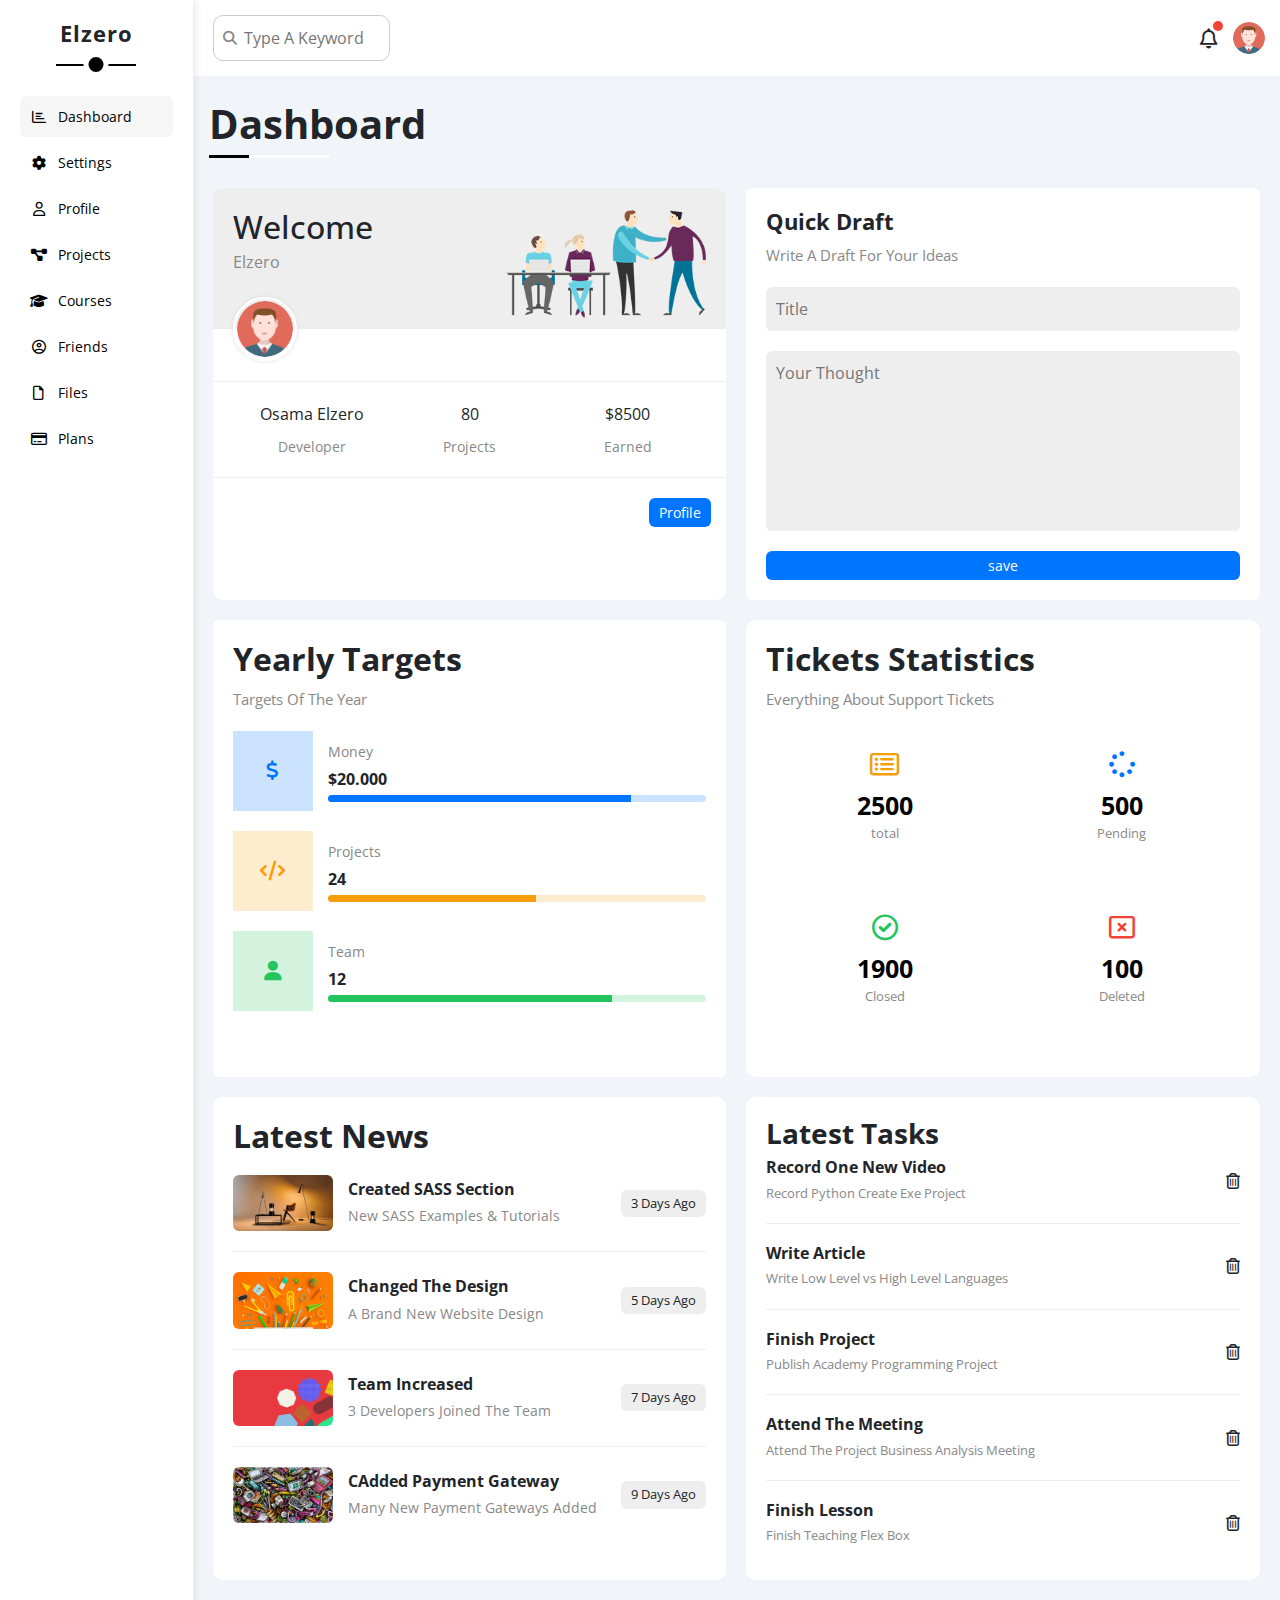
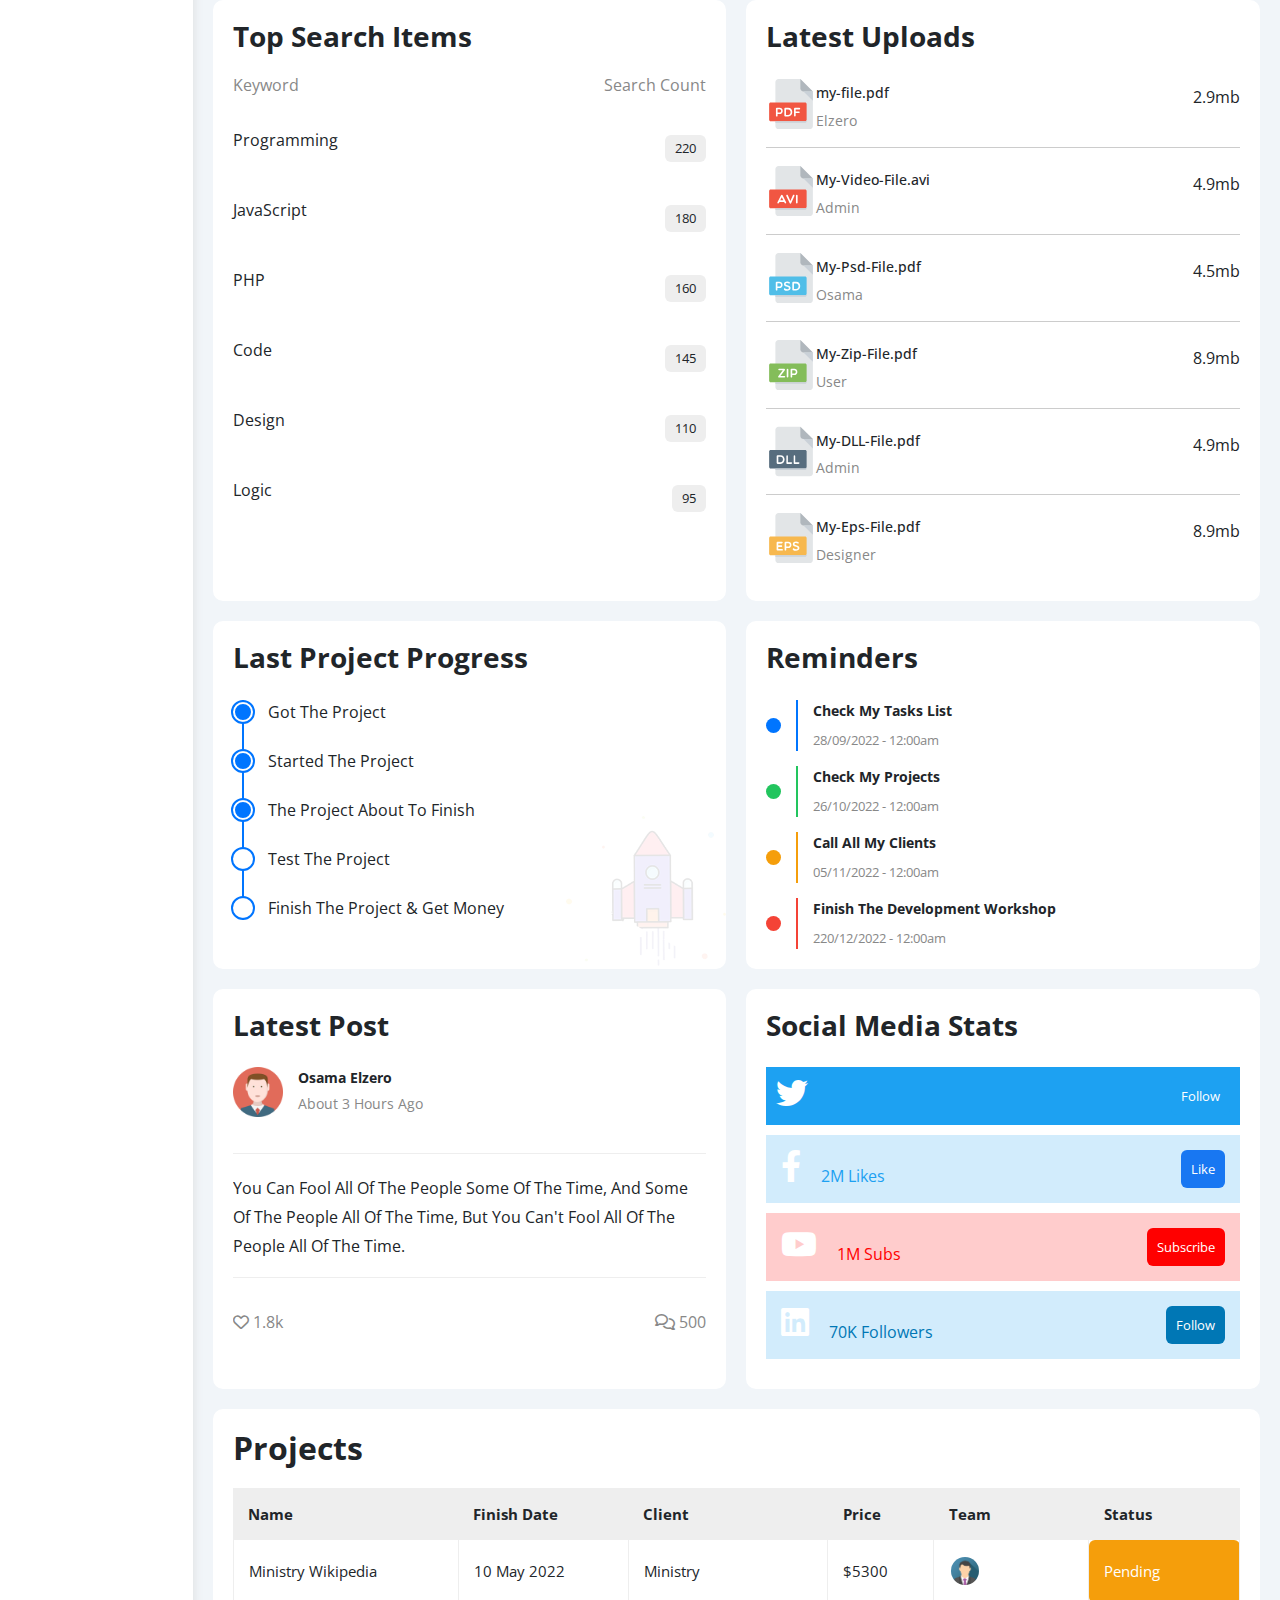
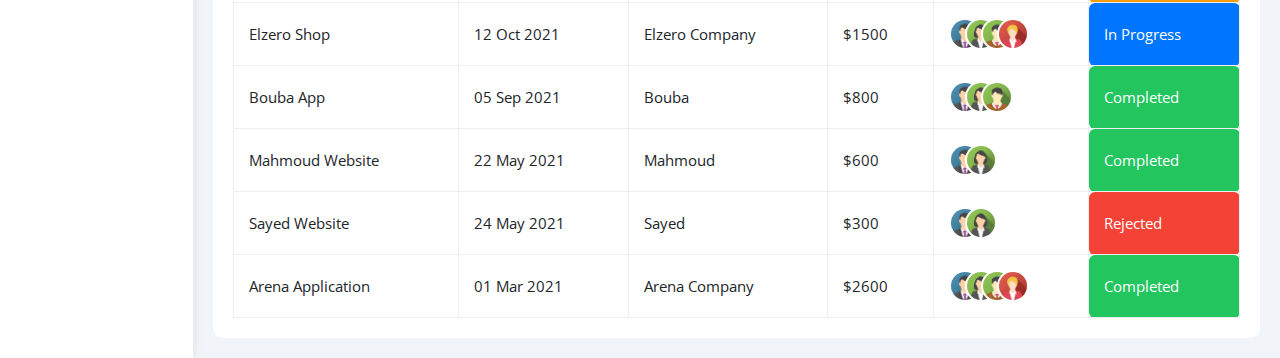
<file: index.html>
<!DOCTYPE html>
<html lang="en">

<head>
    <meta charset="UTF-8">
    <meta http-equiv="X-UA-Compatible" content="IE=edge">
    <meta name="viewport" content="width=device-width, initial-scale=1.0">
    <title>Dashboard ElzerO</title>
    <link rel="stylesheet" href="fontawesome.min.css">
    <link rel="stylesheet" href="normalize.css">
    <link rel="stylesheet" href="bootstrap.min.css">
    <link rel="stylesheet" href="all.min.css">
    <link rel="preconnect" href="https://fonts.googleapis.com">
    <link rel="preconnect" href="https://fonts.gstatic.com" crossorigin>
    <link rel="preconnect" href="https://fonts.googleapis.com">
    <link rel="preconnect" href="https://fonts.gstatic.com" crossorigin>
    <link
        href="https://fonts.googleapis.com/css2?family=Open+Sans:wght@300;400;600&family=Roboto:wght@100&family=Tajawal:wght@200;300;400;500;700;800;900&family=Work+Sans:wght@400;500;600;800&display=swap"
        rel="stylesheet">
    <link rel="stylesheet" href="master.css">
    <link rel="stylesheet" href="framworks.css">
    <link rel="stylesheet" href="webfonts">
</head>

<body>
    <div class="page d-flex">
        <div class="sidebar bg-white p-20 position-relative">
            <h3 class="position-relative text-center mt-0 fw-bold">Elzero</h3>
            <ul>
                <li>
                    <a href="index.html" class="active d-flex align-center fs-14 c-black rad-6 p-10 ">
                        <i class="fa-regular fa-chart-bar fa-fw"></i>
                        <span>Dashboard</span>
                    </a>
                </li>
                <li>
                    <a href="settings.html" class="d-flex align-center fs-14 c-black rad-6 p-10 ">
                        <i class="fa-solid fa-gear fa-fw"></i>
                        <span>settings</span>
                    </a>
                </li>
                <li>
                    <a href="profile.html" class="d-flex align-center fs-14 c-black rad-6 p-10 ">
                        <i class="fa-regular fa-user fa-fw"></i>
                        <span>profile</span>
                    </a>
                </li>
                <li>
                    <a href="projects.html" class="d-flex align-center fs-14 c-black rad-6 p-10 ">
                        <i class="fa-solid fa-diagram-project fa-fw"></i>
                        <span>projects</span>
                    </a>
                </li>
                <li>
                    <a href="courses.html" class="d-flex align-center fs-14 c-black rad-6 p-10 ">
                        <i class="fa-solid fa-graduation-cap fa-fw"></i>
                        <span>courses</span>
                    </a>
                </li>
                <li>
                    <a href="friends.html" class="d-flex align-center fs-14 c-black rad-6 p-10 ">
                        <i class="fa-regular fa-circle-user fa-fw"></i>
                        <span>friends</span>
                    </a>
                </li>
                <li>
                    <a href="files.html" class="d-flex align-center fs-14 c-black rad-6 p-10 ">
                        <i class="fa-regular fa-file fa-fw"></i>
                        <span>files</span>
                    </a>
                </li>
                <li>
                    <a href="plans.html" class="d-flex align-center fs-14 c-black rad-6 p-10 ">
                        <i class="fa-regular fa-credit-card fa-fw"></i>
                        <span>plans</span>
                    </a>
                </li>
            </ul>
        </div>
        <div class="content w-full">
            <div class="head bg-white p-15 between-flex">
                <div class="search position-relative">
                    <input type="search" class="p-10" placeholder="Type A Keyword">
                </div>
                <div class="icons d-flex align-center">
                    <span class="notifcation position-relative">
                        <i class="fa-regular fa-bell fa-lg"></i>
                    </span>
                    <img src="./imgs/avatar.png" alt="">
                </div>
            </div>

            <h1 class="position-relative ms-3 mt-4">Dashboard</h1>
            <div class="wrapper">
                <div class="welcome bg-white rad-10">
                    <div class="intro p-20 d-flex between-flex bg-eee">
                        <div>
                            <h2 class="m-0">Welcome</h2>
                            <p class="c-gray mt-1 mb-35">Elzero</p>
                        </div>
                        <img class="welc-img" src="./imgs/welcome.png" alt="">
                    </div>
                    <img class="avatar" src="./imgs/avatar.png" alt="">
                    <div class="body text-center p-20 mb-20 mt-20">
                        <div>Osama Elzero<span class="d-block c-gray fs-14 mt-10">Developer</span></div>
                        <div>80<span class="d-block c-gray fs-14 mt-10">Projects</span></div>
                        <div>$8500<span class="d-block c-gray fs-14 mt-10">Earned</span></div>
                    </div>
                    <a href="profile.html" class="visit d-block fs-14 rad-6 bg-blue c-white w-fit btn-shape">Profile</a>
                </div>
                <div class="quick-draft p-20 bg-white rad-6">
                    <h2 class="mt-0 mb-10 fw-bold">Quick Draft</h2>
                    <p class="c-gray mt-0 mb-20 fs-15">Write A Draft For Your Ideas</p>
                    <form action="">
                        <input type="text" class="d-block w-full p-10 mb-20 rad-6 b-none bg-eee" placeholder="Title">
                        <textarea placeholder="Your Thought"
                            class="b-none bg-eee rad-6 d-block w-full p-10 mb-20"></textarea>
                        <input type="submit" value="save"
                            class="save d-block c-white bg-blue b-none w-full fs-14 btn-shape">
                    </form>
                </div>
                <div class="targets p-20 bg-white rad-6">
                    <h2 class="mt-0 mb-10 fw-bold">Yearly Targets</h2>
                    <p class="c-gray mt-0 mb-20 fs-15">Targets Of The Year</p>
                    <div class="target-row mb-20 blue d-flex align-items-center">
                        <div class="icon center-flex"><i class="fa-solid fa-dollar-sign fa-lg c-blue"></i></div>
                        <div class="details">
                            <span class="fs-14 c-gray">Money</span>
                            <span class="d-block mt-1 mb-10 fw-bold mb-1">$20.000</span>
                            <div class="progress position-relative">
                                <span class="bg-blue blue" style="width: 80%;">
                                </span>
                            </div>
                        </div>
                    </div>
                    <div class="target-row mb-20 orange d-flex align-items-center">
                        <div class="icon center-flex"><i class="fa-solid fa-code fa-lg c-orange"></i></div>
                        <div class="details">
                            <span class="fs-14 c-gray">Projects</span>
                            <span class="d-block mt-1 mb-10 fw-bold mb-1">24</span>
                            <div class="progress position-relative">
                                <span class="bg-orange orange" style="width: 55%;">
                                </span>
                            </div>
                        </div>
                    </div>
                    <div class="target-row mb-20 green d-flex align-items-center">
                        <div class="icon center-flex"><i class="fa-solid fa-user fa-lg c-green"></i></div>
                        <div class="details">
                            <span class="fs-14 c-gray">Team</span>
                            <span class="d-block mt-1 mb-10 fw-bold mb-1">12</span>
                            <div class="progress position-relative">
                                <span class="bg-green green" style="width: 75%;">
                                </span>
                            </div>
                        </div>
                    </div>

                </div>
                <div class="statistics p-20 bg-white rad-10">
                    <h2 class="mt-0 mb-10 fw-bold">Tickets Statistics</h2>
                    <p class="c-gray mt-0 mb-20 fs-15">Everything About Support Tickets</p>
                    <div class="container ">
                        <div class="row ">
                            <div class="col-lg-6 .col-sm-12">
                                <div class="d-flex text-center gap-20 rad-10 f-wrap">
                                    <div class="box p-20 c-gray fs-13 rad-10 ccc-border">
                                        <i class="fa-regular fa-rectangle-list fa-2x mb-10 c-orange"></i>
                                        <span class="d-block c-black fw-bold fs-25">2500</span>
                                        <p class="d-block">total</p>
                                    </div>
                                </div>
                            </div>
                            <div class="col-lg-6 .col-sm-12">
                                <div class="d-flex text-center gap-20 rad-10 f-wrap">
                                    <div class="box p-20 c-gray fs-13 rad-10 ccc-border">
                                        <i class="fa-solid fa-spinner fa-2x mb-10 c-blue"></i>
                                        <span class="d-block c-black fw-bold fs-25">500</span>
                                        <p class="d-block">Pending</p>
                                    </div>
                                </div>
                            </div>
                            <div class="col-lg-6 .col-sm-12">
                                <div class="d-flex text-center gap-20 rad-10 f-wrap">
                                    <div class="box p-20 c-gray fs-13 rad-10 ccc-border">
                                        <i class="fa-regular fa-circle-check fa-2x mb-10 c-green"></i>
                                        <span class="d-block c-black fw-bold fs-25">1900</span>
                                        <p class="d-block">Closed</p>
                                    </div>
                                </div>
                            </div>
                            <div class="col-lg-6 .col-sm-12">
                                <div class="d-flex text-center gap-20 rad-10 f-wrap">
                                    <div class="box p-20 c-gray fs-13 rad-10 ccc-border">
                                        <i class="fa-regular fa-rectangle-xmark fa-2x mb-10 c-red"></i>
                                        <span class="d-block c-black fw-bold fs-25">100</span>
                                        <p class="d-block">Deleted</p>
                                    </div>
                                </div>
                            </div>
                        </div>
                    </div>
                </div>





                <div class="news p-20 bg-white rad-10">
                    <h2 class="mt-0 mb-20 fw-bold">Latest News</h2>
                    <div class="box d-flex align-center">
                        <img src="./imgs/news-01.png" alt="">
                        <div class="info">
                            <h3 class="mt-0">Created SASS Section</h3>
                            <p class="c-gray m-0 fs-14">New SASS Examples & Tutorials</p>
                        </div>
                        <div class="btn-shape bg-eee fs-13 label">3 Days Ago</div>
                    </div>
                    <div class="box d-flex align-center">
                        <img src="./imgs/news-02.png" alt="">
                        <div class="info">
                            <h3 class="mt-0">Changed The Design</h3>
                            <p class="c-gray m-0 fs-14">A Brand New Website Design</p>
                        </div>
                        <div class="btn-shape bg-eee fs-13 label">5 Days Ago</div>
                    </div>
                    <div class="box d-flex align-center">
                        <img src="./imgs/news-03.png" alt="">
                        <div class="info">
                            <h3 class="mt-0">Team Increased</h3>
                            <p class="c-gray m-0 fs-14">3 Developers Joined The Team</p>
                        </div>
                        <div class="btn-shape bg-eee fs-13 label">7 Days Ago</div>
                    </div>
                    <div class="box d-flex align-center">
                        <img src="./imgs/news-04.png" alt="">
                        <div class="info">
                            <h3 class="mt-0">CAdded Payment Gateway</h3>
                            <p class="c-gray m-0 fs-14">Many New Payment Gateways Added</p>
                        </div>
                        <div class="btn-shape bg-eee fs-13 label">9 Days Ago</div>
                    </div>
                </div>




                <div class="tasks p-20 bg-white rad-10">
                    <h3 class="mt-0 fw-bold">Latest Tasks</h3>
                    <div class="box d-flex align-center">
                        <div class="info">
                            <h3 class="mt-0 fs-13">Record One New Video</h3>
                            <p class="c-gray m-0  fs-13">Record Python Create Exe Project</p>
                        </div>
                        <i class="fa-regular fa-trash-can delete icon" data-cont="one"></i>

                    </div>
                    <div class="box d-flex align-center">
                        <div class="info ">
                            <h3 class="mt-0 fs-13">Write Article</h3>
                            <p class="c-gray m-0  fs-13">Write Low Level vs High Level Languages</p>
                        </div>
                        <i class="fa-regular fa-trash-can delete icon" data-cont="two"></i>

                    </div>
                    <div class="box d-flex align-center">
                        <div class="info">
                            <h3 class="mt-0 fs-13">Finish Project</h3>
                            <p class="c-gray m-0  fs-13">Publish Academy Programming Project</p>
                        </div>
                        <i class="fa-regular fa-trash-can delete icon" data-cont="three"></i>

                    </div>
                    <div class="box d-flex align-center">
                        <div class="info">
                            <h3 class="mt-0 fs-13">Attend The Meeting</h3>
                            <p class="c-gray m-0  fs-13">Attend The Project Business Analysis Meeting</p>
                        </div>
                        <i class="fa-regular fa-trash-can delete icon" data-cont="four"></i>

                    </div>
                    <div class="box d-flex align-center">
                        <div class="info ">
                            <h3 class="mt-0 fs-13">Finish Lesson</h3>
                            <p class="c-gray m-0  fs-13">Finish Teaching Flex Box</p>
                        </div>
                        <i class="fa-regular fa-trash-can delete icon" data-cont="five"></i>
                    </div>
                </div>



                <div class="top-search bg-white p-20 rad-10">
                    <h3 class="mt-0 mb-20 fw-bold">Top Search Items</h3>
                    <div class="info between-flex">
                        <p class="c-gray mt-0 ">Keyword</p>
                        <p class="c-gray mt-0">Search Count</p>
                    </div>
                    <div class="box between-flex pt-15 pb-15">
                        <p class="">Programming</p>
                        <span class="bg-eee fs-13 btn-shape">220</span>
                    </div>
                    <div class="box between-flex pt-15 pb-15">
                        <p class="">JavaScript</p>
                        <span class="bg-eee fs-13 btn-shape">180</span>
                    </div>
                    <div class="box between-flex pt-15 pb-15 ">
                        <p class="">PHP</p>
                        <span class="bg-eee fs-13 btn-shape">160</span>
                    </div>
                    <div class="box between-flex pt-15 pb-15 ">
                        <p class="">Code</p>
                        <span class="bg-eee fs-13 btn-shape">145</span>
                    </div>
                    <div class="box between-flex pt-15 pb-15 ">
                        <p class="">Design</p>
                        <span class="bg-eee fs-13 btn-shape">110</span>
                    </div>
                    <div class="box between-flex pt-15 pb-15 ">
                        <p class="">Logic</p>
                        <span class="bg-eee fs-13 btn-shape">95</span>
                    </div>
                </div>


                <div class="uploads bg-white p-20 rad-10">
                    <h3 class="mt-0 fw-bold">Latest Uploads</h3>
                    <div class="box d-flex">
                        <img src="./imgs/pdf.svg" alt="" style="max-width: 50px;">
                        <div class="info ">
                            <h4 class="fs-14 mt-0 pt-4">my-file.pdf</h4>
                            <p class="fs-14 mt-0 c-gray">Elzero</p>
                        </div>
                        <span class="pt-4">2.9mb</span>
                    </div>
                    <div class="box d-flex">
                        <img src="./imgs/avi.svg" alt="" style="max-width: 50px;">
                        <div class="info ">
                            <h4 class="fs-14 mt-0 pt-4">My-Video-File.avi</h4>
                            <p class="fs-14 mt-0 c-gray">Admin</p>
                        </div>
                        <span class="pt-4">4.9mb</span>
                    </div>
                    <div class="box d-flex">
                        <img src="./imgs/psd.svg" alt="" style="max-width: 50px;">
                        <div class="info ">
                            <h4 class="fs-14 mt-0 pt-4">My-Psd-File.pdf</h4>
                            <p class="fs-14 mt-0 c-gray">Osama</p>
                        </div>
                        <span class="pt-4">4.5mb</span>
                    </div>
                    <div class="box d-flex">
                        <img src="./imgs/zip.svg" alt="" style="max-width: 50px;">
                        <div class="info ">
                            <h4 class="fs-14 mt-0 pt-4">My-Zip-File.pdf</h4>
                            <p class="fs-14 mt-0 c-gray">User</p>
                        </div>
                        <span class="pt-4">8.9mb</span>
                    </div>
                    <div class="box d-flex">
                        <img src="./imgs/dll.svg" alt="" style="max-width: 50px;">
                        <div class="info ">
                            <h4 class="fs-14 mt-0 pt-4">My-DLL-File.pdf</h4>
                            <p class="fs-14 mt-0 c-gray">Admin</p>
                        </div>
                        <span class="pt-4">4.9mb</span>
                    </div>
                    <div class="box d-flex">
                        <img src="./imgs/eps.svg" alt="" style="max-width: 50px;">
                        <div class="info ">
                            <h4 class="fs-14 mt-0 pt-4">My-Eps-File.pdf</h4>
                            <p class="fs-14 mt-0 c-gray">Designer</p>
                        </div>
                        <span class="pt-4">8.9mb</span>
                    </div>
                </div>


                <div class="last-project bg-white p-20 rad-10 position-relative">
                    <h3 class="mt-0 mb-20 fw-bold">Last Project Progress</h3>

                    <ul class="m-0 position-relative">
                        <li class="mt-25 d-flex align-center done">Got The Project</li>
                        <li class="mt-25 d-flex align-center done">Started The Project</li>
                        <li class="mt-25 d-flex align-center done">The Project About To Finish</li>
                        <li class="mt-25 d-flex align-center current">Test The Project</li>
                        <li class="mt-25 d-flex align-center ">Finish The Project & Get Money</li>
                    </ul>
                    <img class="hide-mobile" src="./imgs/project.png" alt="">
                </div>






                <div class="reminders bg-white p-20 rad-10 position-relative">
                    <h3 class="mt-0 mb-25 fw-bold">Reminders</h3>
                    <ul class="m-0">
                        <li class="d-flex align-center mt-15">
                            <span class="key bg-blue mr-15 d-block rad-half"></span>
                            <div class="pl-15 blue">
                                <p class="fs-14 fw-bold mt-0 mb-6">Check My Tasks List</p>
                                <span class="c-gray fs-13 ">28/09/2022 - 12:00am</span>
                            </div>
                        </li>
                        <li class="d-flex align-center mt-15">
                            <span class="key bg-green mr-15 d-block rad-half"></span>
                            <div class="pl-15 green">
                                <p class="fs-14 fw-bold mt-0 mb-6">Check My Projects</p>
                                <span class="c-gray fs-13 ">26/10/2022 - 12:00am</span>
                            </div>
                        </li>
                        <li class="d-flex align-center mt-15">
                            <span class="key bg-orange mr-15 d-block rad-half"></span>
                            <div class="pl-15 orange">
                                <p class="fs-14 fw-bold mt-0 mb-6">Call All My Clients</p>
                                <span class="c-gray fs-13 ">05/11/2022 - 12:00am</span>
                            </div>
                        </li>
                        <li class="d-flex align-center mt-15">
                            <span class="key bg-red mr-15 d-block rad-half"></span>
                            <div class="pl-15 red">
                                <p class="fs-14 fw-bold mt-0 mb-6">Finish The Development Workshop</p>
                                <span class="c-gray fs-13 ">220/12/2022 - 12:00am</span>
                            </div>
                        </li>
                    </ul>
                </div>



                <div class="latest-post bg-white p-20 rad-10 position-relative">
                    <h3 class="mt-0 mb-25 fw-bold">Latest Post</h3>
                    <div class="box d-flex align-center">
                        <img class="mr-15 pb-3" src="./imgs/avatar.png" alt="" style="max-width: 50px;">
                        <div class="info">
                            <h4 class="fs-14 d-block mb-6 fw-bold">Osama Elzero</h4>
                            <p class="fs-14 c-gray">About 3 Hours Ago</p>
                        </div>
                    </div>
                    <div class="content txt-c-mobile pt-20 pb-20 mt-20 mb-20">

                        <p>You Can Fool All Of The People Some Of The Time, And Some Of The People All Of The Time, But
                            You Can't Fool All Of The People All Of The Time.</p>

                        <div class="content2 between-flex">
                            <div class="icons c-gray">
                                <i class="fa-regular fa-heart"></i>
                                <span>1.8k</span>
                            </div>
                            <div class="icons c-gray">
                                <i class="fa-regular fa-comments"></i>
                                <span>500</span>
                            </div>
                        </div>
                    </div>

                </div>



                <div class="social-media bg-white p-20 rad-10 position-relative">

                    <h3 class="mt-0 mb-25 fw-bold">Social Media Stats</h3>

                    <div class="box twitter p-15 mb-10 position-relative d-flex">
                        <i class="fa-brands fa-twitter fa-2x c-white me-2 center-flex h-full"></i>
                        <div class="info">
                            <span>90K Followers</span>
                        </div>
                        <a href="#" class="btn-shape fs-13 c-white center-flex">Follow</a>
                    </div>

                    <div class="box face p-15 mb-10 position-relative d-flex">
                        <i class="fa-brands fa-facebook-f fa-2x c-white h-full center-flex"></i>
                        <div class="info">
                            <span>2M Likes</span>
                        </div>
                        <a href="#" class="btn-shape fs-13 c-white center-flex">Like</a>
                    </div>

                    <div class="box youtube p-15 mb-10 position-relative d-flex">
                        <i class="fa-brands fa-youtube fa-2x c-white h-full center-flex"></i>
                        <div class="info">
                            <span>1M Subs</span>
                        </div>
                        <a href="#" class="btn-shape fs-13 c-white center-flex">Subscribe</a>
                    </div>

                    <div class="box linked p-15 mb-10 position-relative d-flex">
                        <i class="fa-brands fa-linkedin fa-2x c-white h-full center-flex"></i>
                        <div class="info">
                            <span>70K Followers</span>
                        </div>
                        <a href="#" class="btn-shape fs-13 c-white center-flex">Follow</a>
                    </div>

                </div>


            </div>

            <div class="projects-table p-20 bg-white rad-10 m-20">
                <h2 class="mt-0 mb-20 fw-bold">Projects</h2>
                <div class="responsive-table">
                    <table class="fs-15 w-full">
                        <thead>
                            <tr class="bg-eee fw-bold">
                                <td>Name</td>
                                <td>Finish Date</td>
                                <td>Client</td>
                                <td>Price</td>
                                <td>Team</td>
                                <td>Status</td>
                            </tr>
                        </thead>
                        <tbody>
                            <tr>
                                <td>Ministry Wikipedia</td>
                                <td>10 May 2022 </td>
                                <td>Ministry</td>
                                <td>$5300 </td>
                                <td>
                                    <img src="./imgs/team-01.png" alt="">
                                </td>
                                <td class="bg-orange c-white label btn-shape">Pending</td>
                            </tr>
                        </tbody>
                        <tbody>
                            <tr>
                                <td>Elzero Shop</td>
                                <td>12 Oct 2021</td>
                                <td>Elzero Company</td>
                                <td>$1500</td>
                                <td>
                                    <img src="./imgs/team-01.png" alt="">
                                    <img src="./imgs/team-02.png" alt="">
                                    <img src="./imgs/team-03.png" alt="">
                                    <img src="./imgs/team-05.png" alt="">
                                </td>
                                <td class="bg-blue c-white label btn-shape">In Progress</td>
                            </tr>
                        </tbody>
                        <tbody>
                            <tr>
                                <td>Bouba App</td>
                                <td>05 Sep 2021</td>
                                <td>Bouba</td>
                                <td>$800</td>
                                <td>
                                    <img src="./imgs/team-01.png" alt="">
                                    <img src="./imgs/team-02.png" alt="">
                                    <img src="./imgs/team-03.png" alt="">
                                </td>
                                <td class="bg-green c-white label btn-shape">Completed</td>
                            </tr>
                        </tbody>
                        <tbody>
                            <tr>
                                <td>Mahmoud Website</td>
                                <td>22 May 2021</td>
                                <td>Mahmoud</td>
                                <td>$600 </td>
                                <td>
                                    <img src="./imgs/team-01.png" alt="">
                                    <img src="./imgs/team-02.png" alt="">
                                </td>
                                <td class="bg-green c-white label btn-shape">Completed</td>
                            </tr>
                        </tbody>
                        <tbody>
                            <tr>
                                <td>Sayed Website</td>
                                <td>24 May 2021</td>
                                <td>Sayed</td>
                                <td>$300</td>
                                <td>
                                    <img src="./imgs/team-01.png" alt="">
                                    <img src="./imgs/team-02.png" alt="">
                                </td>
                                <td class="bg-red c-white label btn-shape">Rejected</td>
                            </tr>
                        </tbody>
                        <tbody>
                            <tr>
                                <td>Arena Application</td>
                                <td>01 Mar 2021</td>
                                <td>Arena Company</td>
                                <td>$2600</td>
                                <td>
                                    <img src="./imgs/team-01.png" alt="">
                                    <img src="./imgs/team-02.png" alt="">
                                    <img src="./imgs/team-03.png" alt="">
                                    <img src="./imgs/team-05.png" alt="">
                                </td>
                                <td class="bg-green c-white label btn-shape">Completed</td>
                            </tr>
                        </tbody>
                    </table>
                </div>
            </div>
        </div>
    </div>
    <script src="bootstrap.bundle.min.js"></script>
    <script src="main.js"></script>
</body>

</html>
</file>
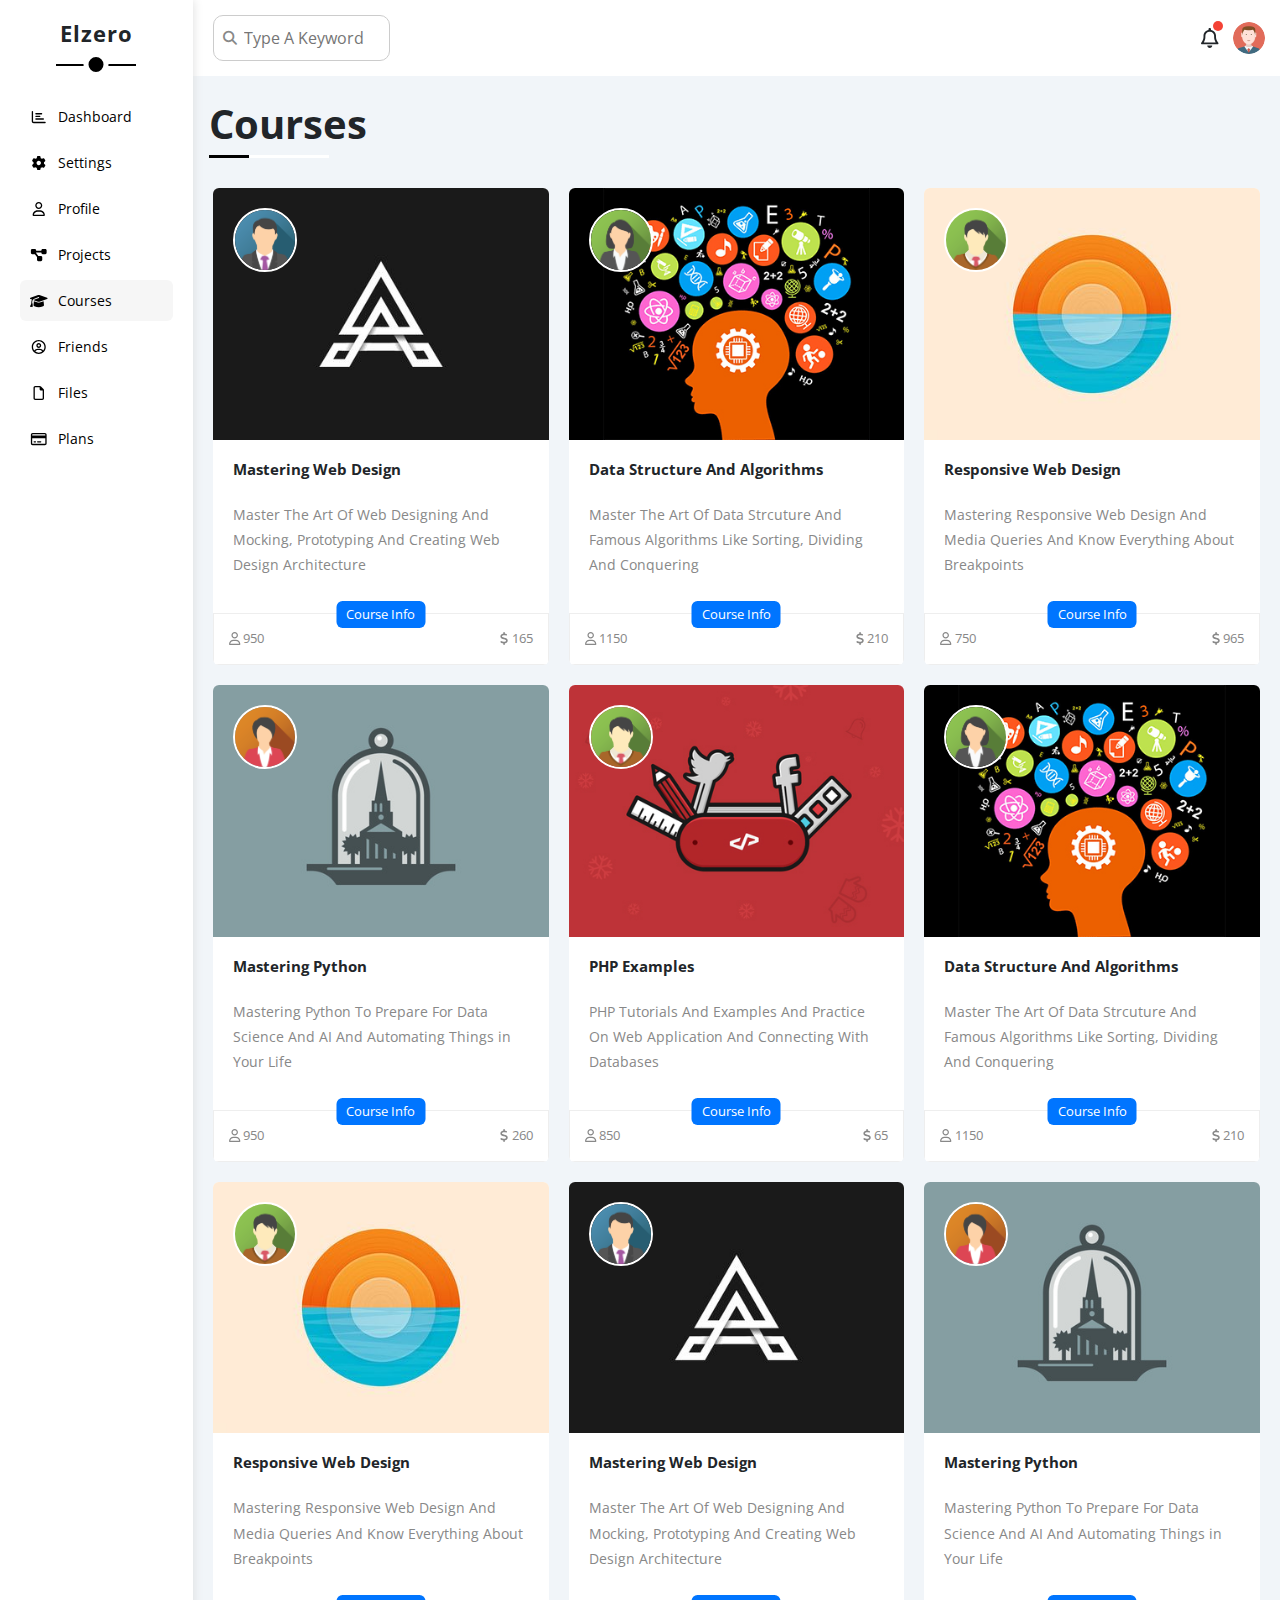
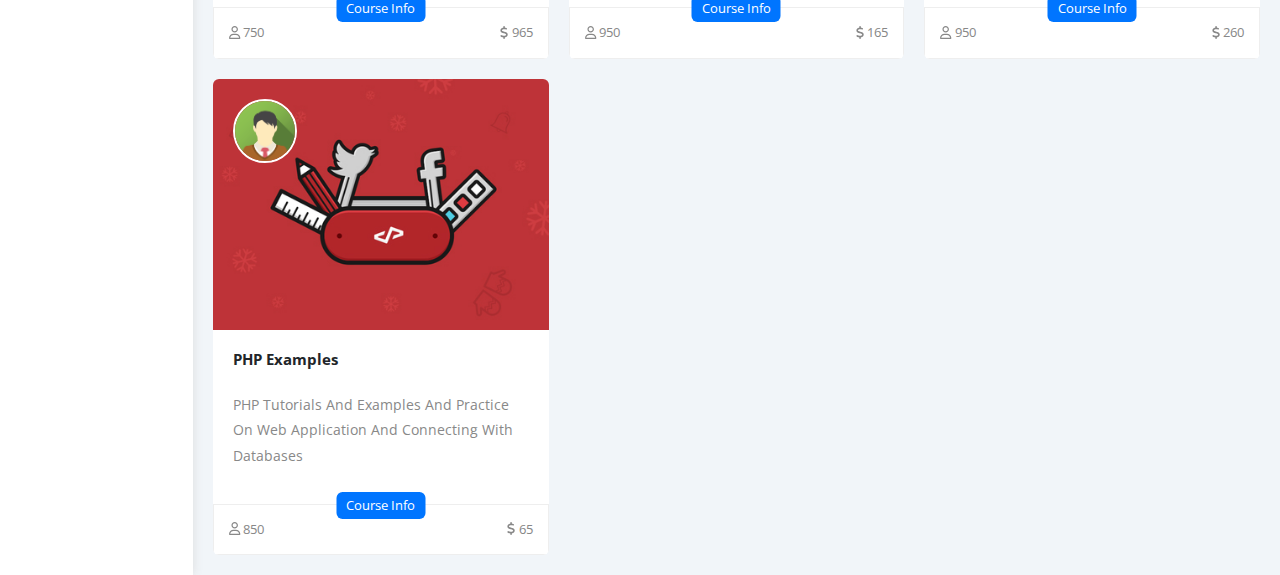
<file: courses.html>
<!DOCTYPE html>
<html lang="en">

<head>
    <meta charset="UTF-8">
    <meta http-equiv="X-UA-Compatible" content="IE=edge">
    <meta name="viewport" content="width=device-width, initial-scale=1.0">
    <title>Courses</title>
    <link rel="stylesheet" href="fontawesome.min.css">
    <link rel="stylesheet" href="normalize.css">
    <link rel="stylesheet" href="bootstrap.min.css">
    <link rel="stylesheet" href="all.min.css">
    <link rel="preconnect" href="https://fonts.googleapis.com">
    <link rel="preconnect" href="https://fonts.gstatic.com" crossorigin>
    <link rel="preconnect" href="https://fonts.googleapis.com">
    <link rel="preconnect" href="https://fonts.gstatic.com" crossorigin>
    <link
        href="https://fonts.googleapis.com/css2?family=Open+Sans:wght@300;400;600&family=Roboto:wght@100&family=Tajawal:wght@200;300;400;500;700;800;900&family=Work+Sans:wght@400;500;600;800&display=swap"
        rel="stylesheet">
<link rel="stylesheet" href="master.css">
<link rel="stylesheet" href="framworks.css">
<link rel="stylesheet" href="webfonts">
</head>

<body>




    <div class="page d-flex">
        <div class="sidebar bg-white p-20 position-relative">
            <h3 class="position-relative text-center mt-0 fw-bold">Elzero</h3>
            <ul>
                <li>
                    <a href="index.html" class=" d-flex align-center fs-14 c-black rad-6 p-10 ">
                        <i class="fa-regular fa-chart-bar fa-fw"></i>
                        <span>Dashboard</span>
                    </a>
                </li>
                <li>
                    <a href="settings.html" class=" d-flex align-center fs-14 c-black rad-6 p-10 ">
                        <i class="fa-solid fa-gear fa-fw"></i>
                        <span>settings</span>
                    </a>
                </li>
                <li>
                    <a href="profile.html" class="d-flex align-center fs-14 c-black rad-6 p-10 ">
                        <i class="fa-regular fa-user fa-fw"></i>
                        <span>profile</span>
                    </a>
                </li>
                <li>
                    <a href="projects.html" class="d-flex align-center fs-14 c-black rad-6 p-10 ">
                        <i class="fa-solid fa-diagram-project fa-fw"></i>
                        <span>projects</span>
                    </a>
                </li>
                <li>
                    <a href="courses.html" class="active d-flex align-center fs-14 c-black rad-6 p-10 ">
                        <i class="fa-solid fa-graduation-cap fa-fw"></i>
                        <span>courses</span>
                    </a>
                </li>
                <li>
                    <a href="friends.html" class="d-flex align-center fs-14 c-black rad-6 p-10 ">
                        <i class="fa-regular fa-circle-user fa-fw"></i>
                        <span>friends</span>
                    </a>
                </li>
                <li>
                    <a href="files.html" class="d-flex align-center fs-14 c-black rad-6 p-10 ">
                        <i class="fa-regular fa-file fa-fw"></i>
                        <span>files</span>
                    </a>
                </li>
                <li>
                    <a href="plans.html" class="d-flex align-center fs-14 c-black rad-6 p-10 ">
                        <i class="fa-regular fa-credit-card fa-fw"></i>
                        <span>plans</span>
                    </a>
                </li>
            </ul>
        </div>
        <div class="content w-full">
            <div class="head bg-white p-15 between-flex">
                <div class="search position-relative">
                    <input type="search" class="p-10" placeholder="Type A Keyword">
                </div>
                <div class="icons d-flex align-center">
                    <span class="notifcation position-relative">
                        <i class="fa-regular fa-bell fa-lg"></i>
                    </span>
                    <img src="./imgs/avatar.png" alt="">
                </div>
            </div>
            <h1 class="position-relative ms-3 mt-4">Courses</h1>
            <div class="courses-page d-grid gap-20 m-20">
                <div class="course rad-6 b-white position-relative bg-white">
                    <img class="cover" src="./imgs/course-01.jpg" alt="">
                    <img class="instructor" src="./imgs/team-01.png" alt="">
                    <div class="p-20">
                        <h4 class="m-0 fs-15 fw-bold">Mastering Web Design</h4>
                        <p class="description c-gray mt-15 fs-14 mt-4">Master The Art Of Web Designing And Mocking,
                            Prototyping And Creating Web Design Architecture</p>
                    </div>
                    <div class="info position-relative between-flex p-15">
                        <span class="title btn-shape bg-blue c-white">Course Info</span>
                        <span class="c-gray">
                            <i class="fa-regular fa-user"></i>
                            950
                        </span>
                        <span class="c-gray">
                            <i class="fa-solid fa-dollar-sign"></i>
                            165
                        </span>
                    </div>
                </div>
                <div class="course rad-6 b-white position-relative bg-white">
                    <img class="cover" src="./imgs/course-02.jpg" alt="">
                    <img class="instructor" src="./imgs/team-02.png" alt="">
                    <div class="p-20">
                        <h4 class="m-0 fs-15 fw-bold">Data Structure And Algorithms</h4>
                        <p class="description c-gray mt-15 fs-14 mt-4">Master The Art Of Data Strcuture And Famous
                            Algorithms Like Sorting, Dividing And Conquering</p>
                    </div>
                    <div class="info position-relative between-flex p-15">
                        <span class="title btn-shape bg-blue c-white">Course Info</span>
                        <span class="c-gray">
                            <i class="fa-regular fa-user"></i>
                            1150
                        </span>
                        <span class="c-gray">
                            <i class="fa-solid fa-dollar-sign"></i>
                            210
                        </span>
                    </div>
                </div>
                <div class="course rad-6 b-white position-relative bg-white">
                    <img class="cover" src="./imgs/course-03.jpg" alt="">
                    <img class="instructor" src="./imgs/team-03.png" alt="">
                    <div class="p-20">
                        <h4 class="m-0 fs-15 fw-bold">Responsive Web Design</h4>
                        <p class="description c-gray mt-15 fs-14 mt-4">Mastering Responsive Web Design And Media Queries
                            And Know Everything About Breakpoints</p>
                    </div>
                    <div class="info position-relative between-flex p-15">
                        <span class="title btn-shape bg-blue c-white">Course Info</span>
                        <span class="c-gray">
                            <i class="fa-regular fa-user"></i>
                            750
                        </span>
                        <span class="c-gray">
                            <i class="fa-solid fa-dollar-sign"></i>
                            965
                        </span>
                    </div>
                </div>
                <div class="course rad-6 b-white position-relative bg-white">
                    <img class="cover" src="./imgs/course-04.jpg" alt="">
                    <img class="instructor" src="./imgs/team-04.png" alt="">
                    <div class="p-20">
                        <h4 class="m-0 fs-15 fw-bold">Mastering Python</h4>
                        <p class="description c-gray mt-15 fs-14 mt-4">Mastering Python To Prepare For Data Science And
                            AI And Automating Things in Your Life</p>
                    </div>
                    <div class="info position-relative between-flex p-15">
                        <span class="title btn-shape bg-blue c-white">Course Info</span>
                        <span class="c-gray">
                            <i class="fa-regular fa-user"></i>
                            950
                        </span>
                        <span class="c-gray">
                            <i class="fa-solid fa-dollar-sign"></i>
                            260
                        </span>
                    </div>
                </div>
                <div class="course rad-6 b-white position-relative bg-white">
                    <img class="cover" src="./imgs/course-05.jpg" alt="">
                    <img class="instructor" src="./imgs/team-03.png" alt="">
                    <div class="p-20">
                        <h4 class="m-0 fs-15 fw-bold">PHP Examples</h4>
                        <p class="description c-gray mt-15 fs-14 mt-4">PHP Tutorials And Examples And Practice On Web
                            Application And Connecting With Databases</p>
                    </div>
                    <div class="info position-relative between-flex p-15">
                        <span class="title btn-shape bg-blue c-white">Course Info</span>
                        <span class="c-gray">
                            <i class="fa-regular fa-user"></i>
                            850
                        </span>
                        <span class="c-gray">
                            <i class="fa-solid fa-dollar-sign"></i>
                            65
                        </span>
                    </div>
                </div>
                <div class="course rad-6 b-white position-relative bg-white">
                    <img class="cover" src="./imgs/course-02.jpg" alt="">
                    <img class="instructor" src="./imgs/team-02.png" alt="">
                    <div class="p-20">
                        <h4 class="m-0 fs-15 fw-bold">Data Structure And Algorithms</h4>
                        <p class="description c-gray mt-15 fs-14 mt-4">Master The Art Of Data Strcuture And Famous
                            Algorithms Like Sorting, Dividing And Conquering</p>
                    </div>
                    <div class="info position-relative between-flex p-15">
                        <span class="title btn-shape bg-blue c-white">Course Info</span>
                        <span class="c-gray">
                            <i class="fa-regular fa-user"></i>
                            1150
                        </span>
                        <span class="c-gray">
                            <i class="fa-solid fa-dollar-sign"></i>
                            210
                        </span>
                    </div>
                </div>
                <div class="course rad-6 b-white position-relative bg-white">
                    <img class="cover" src="./imgs/course-03.jpg" alt="">
                    <img class="instructor" src="./imgs/team-03.png" alt="">
                    <div class="p-20">
                        <h4 class="m-0 fs-15 fw-bold">Responsive Web Design</h4>
                        <p class="description c-gray mt-15 fs-14 mt-4">Mastering Responsive Web Design And Media Queries
                            And Know Everything About Breakpoints</p>
                    </div>
                    <div class="info position-relative between-flex p-15">
                        <span class="title btn-shape bg-blue c-white">Course Info</span>
                        <span class="c-gray">
                            <i class="fa-regular fa-user"></i>
                            750
                        </span>
                        <span class="c-gray">
                            <i class="fa-solid fa-dollar-sign"></i>
                            965
                        </span>
                    </div>
                </div>
                <div class="course rad-6 b-white position-relative bg-white">
                    <img class="cover" src="./imgs/course-01.jpg" alt="">
                    <img class="instructor" src="./imgs/team-01.png" alt="">
                    <div class="p-20">
                        <h4 class="m-0 fs-15 fw-bold">Mastering Web Design</h4>
                        <p class="description c-gray mt-15 fs-14 mt-4">Master The Art Of Web Designing And Mocking,
                            Prototyping And Creating Web Design Architecture</p>
                    </div>
                    <div class="info position-relative between-flex p-15">
                        <span class="title btn-shape bg-blue c-white">Course Info</span>
                        <span class="c-gray">
                            <i class="fa-regular fa-user"></i>
                            950
                        </span>
                        <span class="c-gray">
                            <i class="fa-solid fa-dollar-sign"></i>
                            165
                        </span>
                    </div>
                </div>
                <div class="course rad-6 b-white position-relative bg-white">
                    <img class="cover" src="./imgs/course-04.jpg" alt="">
                    <img class="instructor" src="./imgs/team-04.png" alt="">
                    <div class="p-20">
                        <h4 class="m-0 fs-15 fw-bold">Mastering Python</h4>
                        <p class="description c-gray mt-15 fs-14 mt-4">Mastering Python To Prepare For Data Science And
                            AI And Automating Things in Your Life</p>
                    </div>
                    <div class="info position-relative between-flex p-15">
                        <span class="title btn-shape bg-blue c-white">Course Info</span>
                        <span class="c-gray">
                            <i class="fa-regular fa-user"></i>
                            950
                        </span>
                        <span class="c-gray">
                            <i class="fa-solid fa-dollar-sign"></i>
                            260
                        </span>
                    </div>
                </div>
                <div class="course rad-6 b-white position-relative bg-white">
                    <img class="cover" src="./imgs/course-05.jpg" alt="">
                    <img class="instructor" src="./imgs/team-03.png" alt="">
                    <div class="p-20">
                        <h4 class="m-0 fs-15 fw-bold">PHP Examples</h4>
                        <p class="description c-gray mt-15 fs-14 mt-4">PHP Tutorials And Examples And Practice On Web
                            Application And Connecting With Databases</p>
                    </div>
                    <div class="info position-relative between-flex p-15">
                        <span class="title btn-shape bg-blue c-white">Course Info</span>
                        <span class="c-gray">
                            <i class="fa-regular fa-user"></i>
                            850
                        </span>
                        <span class="c-gray">
                            <i class="fa-solid fa-dollar-sign"></i>
                            65
                        </span>
                    </div>
                </div>
            </div>
        </div>
    </div>
    <script src="bootstrap.bundle.min.js"></script>
    <script src="main.js"></script>
    <script src="all.min.js"></script>
</body>

</html>
</file>
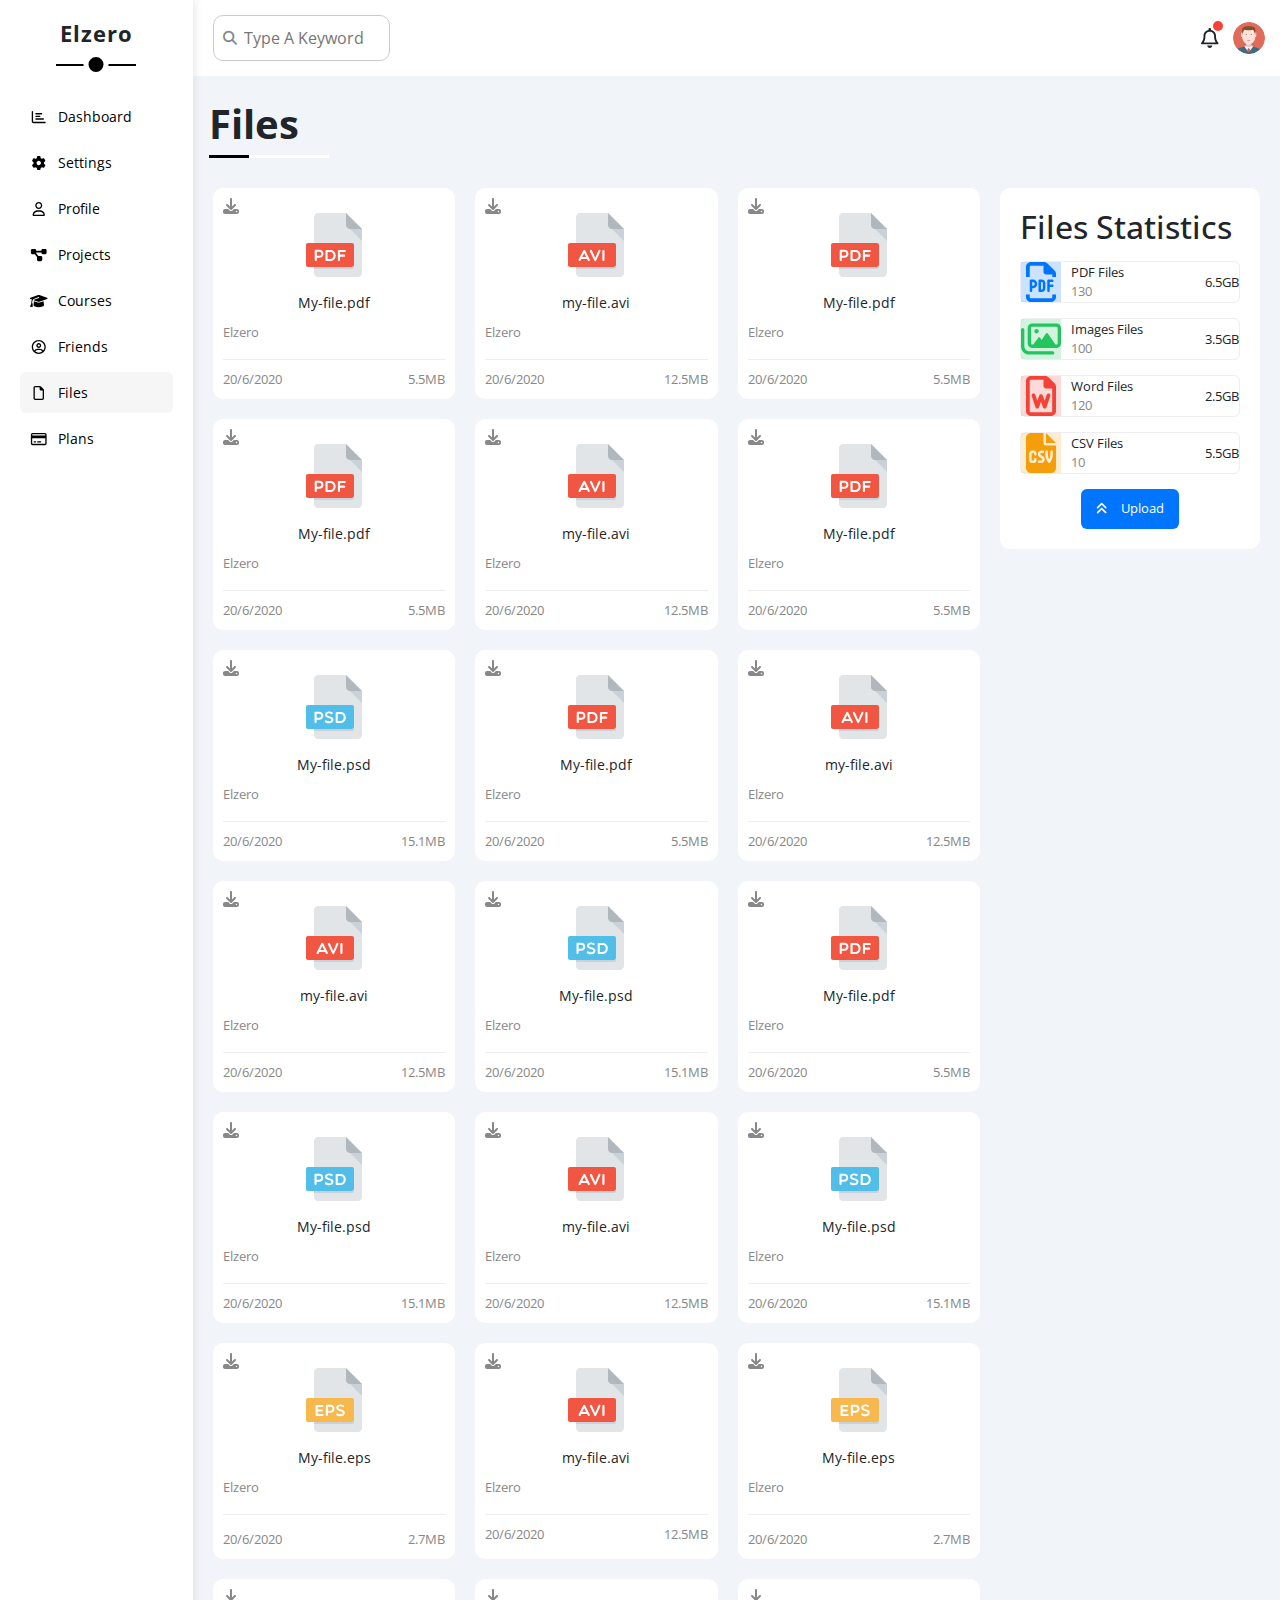
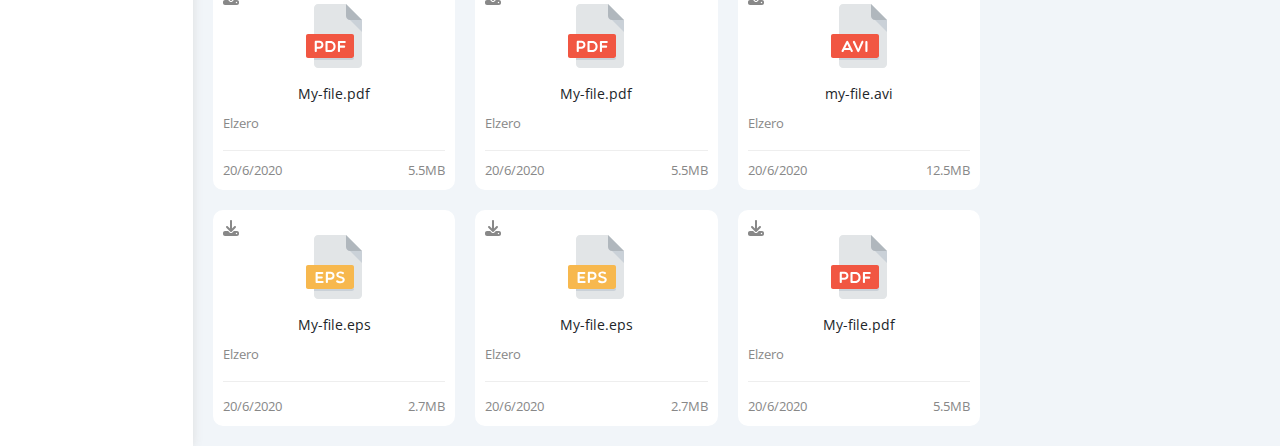
<file: files.html>
<!DOCTYPE html>
<html lang="en">

<head>
    <meta charset="UTF-8">
    <meta http-equiv="X-UA-Compatible" content="IE=edge">
    <meta name="viewport" content="width=device-width, initial-scale=1.0">
    <title>Files</title>
    <link rel="stylesheet" href="fontawesome.min.css">
    <link rel="stylesheet" href="normalize.css">
    <link rel="stylesheet" href="bootstrap.min.css">
    <link rel="stylesheet" href="all.min.css">
    <link rel="preconnect" href="https://fonts.googleapis.com">
    <link rel="preconnect" href="https://fonts.gstatic.com" crossorigin>
    <link rel="preconnect" href="https://fonts.googleapis.com">
    <link rel="preconnect" href="https://fonts.gstatic.com" crossorigin>
    <link
        href="https://fonts.googleapis.com/css2?family=Open+Sans:wght@300;400;600&family=Roboto:wght@100&family=Tajawal:wght@200;300;400;500;700;800;900&family=Work+Sans:wght@400;500;600;800&display=swap"
        rel="stylesheet">
<link rel="stylesheet" href="master.css">
<link rel="stylesheet" href="framworks.css">
<link rel="stylesheet" href="webfonts">
</head>

<body>




    <div class="page d-flex">
        <div class="sidebar bg-white p-20 position-relative">
            <h3 class="position-relative text-center mt-0 fw-bold">Elzero</h3>
            <ul>
                <li>
                    <a href="index.html" class=" d-flex align-center fs-14 c-black rad-6 p-10 ">
                        <i class="fa-regular fa-chart-bar fa-fw"></i>
                        <span>Dashboard</span>
                    </a>
                </li>
                <li>
                    <a href="settings.html" class=" d-flex align-center fs-14 c-black rad-6 p-10 ">
                        <i class="fa-solid fa-gear fa-fw"></i>
                        <span>settings</span>
                    </a>
                </li>
                <li>
                    <a href="profile.html" class="d-flex align-center fs-14 c-black rad-6 p-10 ">
                        <i class="fa-regular fa-user fa-fw"></i>
                        <span>profile</span>
                    </a>
                </li>
                <li>
                    <a href="projects.html" class="d-flex align-center fs-14 c-black rad-6 p-10 ">
                        <i class="fa-solid fa-diagram-project fa-fw"></i>
                        <span>projects</span>
                    </a>
                </li>
                <li>
                    <a href="courses.html" class=" d-flex align-center fs-14 c-black rad-6 p-10 ">
                        <i class="fa-solid fa-graduation-cap fa-fw"></i>
                        <span>courses</span>
                    </a>
                </li>
                <li>
                    <a href="friends.html" class="d-flex align-center fs-14 c-black rad-6 p-10 ">
                        <i class="fa-regular fa-circle-user fa-fw"></i>
                        <span>friends</span>
                    </a>
                </li>
                <li>
                    <a href="files.html" class="active d-flex align-center fs-14 c-black rad-6 p-10 ">
                        <i class="fa-regular fa-file fa-fw"></i>
                        <span>files</span>
                    </a>
                </li>
                <li>
                    <a href="plans.html" class="d-flex align-center fs-14 c-black rad-6 p-10 ">
                        <i class="fa-regular fa-credit-card fa-fw"></i>
                        <span>plans</span>
                    </a>
                </li>
            </ul>
        </div>
        <div class="content w-full">
            <div class="head bg-white p-15 between-flex">
                <div class="search position-relative">
                    <input type="search" class="p-10" placeholder="Type A Keyword">
                </div>
                <div class="icons d-flex align-center">
                    <span class="notifcation position-relative">
                        <i class="fa-regular fa-bell fa-lg"></i>
                    </span>
                    <img src="./imgs/avatar.png" alt="">
                </div>
            </div>
            <h1 class="position-relative ms-3 mt-4">Files</h1>
            <div class="files-page d-flex gap-20 m-20">

                <div class="files-stats bg-white rad-10 p-20 ">
                    <h2 class="txt-c-mobile mt-0 mb-15">Files Statistics</h2>
                    <div class="d-flex align-center border-eee pad-10 rad-6 mb-15 fs-13">
                        <i class="fa-regular fa-file-pdf fa-lg blue center-flex c-blue icon"></i>
                        <div class="info">
                            <span>PDF Files</span>
                            <span class="d-block c-gray mt-6">130</span>
                        </div>
                        <div class="size">6.5GB</div>
                    </div>
                    <div class="d-flex align-center border-eee pad-10 rad-6 mb-15 fs-13">
                        <i class="fa-regular fa-images fa-lg green center-flex c-green icon"></i>
                        <div class="info">
                            <span>Images Files</span>
                            <span class="d-block c-gray mt-6">100</span>
                        </div>
                        <div class="size">3.5GB</div>
                    </div>
                    <div class="d-flex align-center border-eee pad-10 rad-6 mb-15 fs-13">
                        <i class="fa-regular fa-file-word fa-lg red center-flex c-red icon"></i>
                        <div class="info">
                            <span>Word Files</span>
                            <span class="d-block c-gray mt-6">120</span>
                        </div>
                        <div class="size">2.5GB</div>
                    </div>
                    <div class="d-flex align-center border-eee pad-10 rad-6 mb-15 fs-13">
                        <i class="fa-solid fa-file-csv fa-lg orange center-flex c-orange icon"></i>
                        <div class="info">
                            <span>CSV Files</span>
                            <span class="d-block c-gray mt-6">10</span>
                        </div>
                        <div class="size">5.5GB</div>
                    </div>
                    <a href="#" class="upload c-white d-block w-fit bg-blue fs-13 btn-shape">
                        <i class="fa-solid fa-angles-up mr-10"></i>
                        Upload
                    </a>
                </div>


                <div class="files-content d-grid gap-20">

                    <div class="file bg-white p-10 rad-10">
                        <i class="fa-solid fa-download c-gray position-absolute"></i>
                        <div class="icon text-center">
                            <img class="mt-15 mb-15" src="./imgs/pdf.svg" alt="">
                        </div>
                        <div class="text-center mb-10 fs-14">My-file.pdf</div>
                        <p class="c-gray fs-13">Elzero</p>
                        <div class="info between-flex mt-10 pt-10 fs-13 c-gray">
                            <span>20/6/2020</span>
                            <span>5.5MB</span>
                        </div>
                    </div>
                    <div class="file bg-white p-10 rad-10">
                        <i class="fa-solid fa-download c-gray position-absolute"></i>
                        <div class="icon text-center">
                            <img class="mt-15 mb-15" src="./imgs/avi.svg" alt="">
                        </div>
                        <div class="text-center mb-10 fs-14">my-file.avi</div>
                        <p class="c-gray fs-13">Elzero</p>
                        <div class="info between-flex mt-10 pt-10 fs-13 c-gray">
                            <span>20/6/2020</span>
                            <span>12.5MB</span>
                        </div>
                    </div>
                    <div class="file bg-white p-10 rad-10">
                        <i class="fa-solid fa-download c-gray position-absolute"></i>
                        <div class="icon text-center">
                            <img class="mt-15 mb-15" src="./imgs/pdf.svg" alt="">
                        </div>
                        <div class="text-center mb-10 fs-14">My-file.pdf</div>
                        <p class="c-gray fs-13">Elzero</p>
                        <div class="info between-flex mt-10 pt-10 fs-13 c-gray">
                            <span>20/6/2020</span>
                            <span>5.5MB</span>
                        </div>
                    </div>
                    <div class="file bg-white p-10 rad-10">
                        <i class="fa-solid fa-download c-gray position-absolute"></i>
                        <div class="icon text-center">
                            <img class="mt-15 mb-15" src="./imgs/pdf.svg" alt="">
                        </div>
                        <div class="text-center mb-10 fs-14">My-file.pdf</div>
                        <p class="c-gray fs-13">Elzero</p>
                        <div class="info between-flex mt-10 pt-10 fs-13 c-gray">
                            <span>20/6/2020</span>
                            <span>5.5MB</span>
                        </div>
                    </div>
                    <div class="file bg-white p-10 rad-10">
                        <i class="fa-solid fa-download c-gray position-absolute"></i>
                        <div class="icon text-center">
                            <img class="mt-15 mb-15" src="./imgs/avi.svg" alt="">
                        </div>
                        <div class="text-center mb-10 fs-14">my-file.avi</div>
                        <p class="c-gray fs-13">Elzero</p>
                        <div class="info between-flex mt-10 pt-10 fs-13 c-gray">
                            <span>20/6/2020</span>
                            <span>12.5MB</span>
                        </div>
                    </div>
                    <div class="file bg-white p-10 rad-10">
                        <i class="fa-solid fa-download c-gray position-absolute"></i>
                        <div class="icon text-center">
                            <img class="mt-15 mb-15" src="./imgs/pdf.svg" alt="">
                        </div>
                        <div class="text-center mb-10 fs-14">My-file.pdf</div>
                        <p class="c-gray fs-13">Elzero</p>
                        <div class="info between-flex mt-10 pt-10 fs-13 c-gray">
                            <span>20/6/2020</span>
                            <span>5.5MB</span>
                        </div>
                    </div>
                    <div class="file bg-white p-10 rad-10">
                        <i class="fa-solid fa-download c-gray position-absolute"></i>
                        <div class="icon text-center">
                            <img class="mt-15 mb-15" src="./imgs/psd.svg" alt="">
                        </div>
                        <div class="text-center mb-10 fs-14">My-file.psd</div>
                        <p class="c-gray fs-13">Elzero</p>
                        <div class="info between-flex mt-10 pt-10 fs-13 c-gray">
                            <span>20/6/2020</span>
                            <span>15.1MB</span>
                        </div>
                    </div>
                    <div class="file bg-white p-10 rad-10">
                        <i class="fa-solid fa-download c-gray position-absolute"></i>
                        <div class="icon text-center">
                            <img class="mt-15 mb-15" src="./imgs/pdf.svg" alt="">
                        </div>
                        <div class="text-center mb-10 fs-14">My-file.pdf</div>
                        <p class="c-gray fs-13">Elzero</p>
                        <div class="info between-flex mt-10 pt-10 fs-13 c-gray">
                            <span>20/6/2020</span>
                            <span>5.5MB</span>
                        </div>
                    </div>
                    <div class="file bg-white p-10 rad-10">
                        <i class="fa-solid fa-download c-gray position-absolute"></i>
                        <div class="icon text-center">
                            <img class="mt-15 mb-15" src="./imgs/avi.svg" alt="">
                        </div>
                        <div class="text-center mb-10 fs-14">my-file.avi</div>
                        <p class="c-gray fs-13">Elzero</p>
                        <div class="info between-flex mt-10 pt-10 fs-13 c-gray">
                            <span>20/6/2020</span>
                            <span>12.5MB</span>
                        </div>
                    </div>
                    <div class="file bg-white p-10 rad-10">
                        <i class="fa-solid fa-download c-gray position-absolute"></i>
                        <div class="icon text-center">
                            <img class="mt-15 mb-15" src="./imgs/avi.svg" alt="">
                        </div>
                        <div class="text-center mb-10 fs-14">my-file.avi</div>
                        <p class="c-gray fs-13">Elzero</p>
                        <div class="info between-flex mt-10 pt-10 fs-13 c-gray">
                            <span>20/6/2020</span>
                            <span>12.5MB</span>
                        </div>
                    </div>
                    <div class="file bg-white p-10 rad-10">
                        <i class="fa-solid fa-download c-gray position-absolute"></i>
                        <div class="icon text-center">
                            <img class="mt-15 mb-15" src="./imgs/psd.svg" alt="">
                        </div>
                        <div class="text-center mb-10 fs-14">My-file.psd</div>
                        <p class="c-gray fs-13">Elzero</p>
                        <div class="info between-flex mt-10 pt-10 fs-13 c-gray">
                            <span>20/6/2020</span>
                            <span>15.1MB</span>
                        </div>
                    </div>
                    <div class="file bg-white p-10 rad-10">
                        <i class="fa-solid fa-download c-gray position-absolute"></i>
                        <div class="icon text-center">
                            <img class="mt-15 mb-15" src="./imgs/pdf.svg" alt="">
                        </div>
                        <div class="text-center mb-10 fs-14">My-file.pdf</div>
                        <p class="c-gray fs-13">Elzero</p>
                        <div class="info between-flex mt-10 pt-10 fs-13 c-gray">
                            <span>20/6/2020</span>
                            <span>5.5MB</span>
                        </div>
                    </div>
                    <div class="file bg-white p-10 rad-10">
                        <i class="fa-solid fa-download c-gray position-absolute"></i>
                        <div class="icon text-center">
                            <img class="mt-15 mb-15" src="./imgs/psd.svg" alt="">
                        </div>
                        <div class="text-center mb-10 fs-14">My-file.psd</div>
                        <p class="c-gray fs-13">Elzero</p>
                        <div class="info between-flex mt-10 pt-10 fs-13 c-gray">
                            <span>20/6/2020</span>
                            <span>15.1MB</span>
                        </div>
                    </div>
                    <div class="file bg-white p-10 rad-10">
                        <i class="fa-solid fa-download c-gray position-absolute"></i>
                        <div class="icon text-center">
                            <img class="mt-15 mb-15" src="./imgs/avi.svg" alt="">
                        </div>
                        <div class="text-center mb-10 fs-14">my-file.avi</div>
                        <p class="c-gray fs-13">Elzero</p>
                        <div class="info between-flex mt-10 pt-10 fs-13 c-gray">
                            <span>20/6/2020</span>
                            <span>12.5MB</span>
                        </div>
                    </div>
                    <div class="file bg-white p-10 rad-10">
                        <i class="fa-solid fa-download c-gray position-absolute"></i>
                        <div class="icon text-center">
                            <img class="mt-15 mb-15" src="./imgs/psd.svg" alt="">
                        </div>
                        <div class="text-center mb-10 fs-14">My-file.psd</div>
                        <p class="c-gray fs-13">Elzero</p>
                        <div class="info between-flex mt-10 pt-10 fs-13 c-gray">
                            <span>20/6/2020</span>
                            <span>15.1MB</span>
                        </div>
                    </div>

                    <div class="file bg-white p-10 rad-10">
                        <i class="fa-solid fa-download c-gray position-absolute"></i>
                        <div class="icon text-center">
                            <img class="mt-15 mb-15" src="./imgs/eps.svg" alt="">
                        </div>
                        <div class="text-center mb-10 fs-14">My-file.eps</div>
                        <p class="c-gray fs-13">Elzero</p>
                        <div class="info between-flex mt-10 pt-15 fs-13 c-gray">
                            <span>20/6/2020</span>
                            <span>2.7MB</span>
                        </div>
                    </div>
                    <div class="file bg-white p-10 rad-10">
                        <i class="fa-solid fa-download c-gray position-absolute"></i>
                        <div class="icon text-center">
                            <img class="mt-15 mb-15" src="./imgs/avi.svg" alt="">
                        </div>
                        <div class="text-center mb-10 fs-14">my-file.avi</div>
                        <p class="c-gray fs-13">Elzero</p>
                        <div class="info between-flex mt-10 pt-10 fs-13 c-gray">
                            <span>20/6/2020</span>
                            <span>12.5MB</span>
                        </div>
                    </div>

                    <div class="file bg-white p-10 rad-10">
                        <i class="fa-solid fa-download c-gray position-absolute"></i>
                        <div class="icon text-center">
                            <img class="mt-15 mb-15" src="./imgs/eps.svg" alt="">
                        </div>
                        <div class="text-center mb-10 fs-14">My-file.eps</div>
                        <p class="c-gray fs-13">Elzero</p>
                        <div class="info between-flex mt-10 pt-15 fs-13 c-gray">
                            <span>20/6/2020</span>
                            <span>2.7MB</span>
                        </div>
                    </div>
                    <div class="file bg-white p-10 rad-10">
                        <i class="fa-solid fa-download c-gray position-absolute"></i>
                        <div class="icon text-center">
                            <img class="mt-15 mb-15" src="./imgs/pdf.svg" alt="">
                        </div>
                        <div class="text-center mb-10 fs-14">My-file.pdf</div>
                        <p class="c-gray fs-13">Elzero</p>
                        <div class="info between-flex mt-10 pt-10 fs-13 c-gray">
                            <span>20/6/2020</span>
                            <span>5.5MB</span>
                        </div>
                    </div>
                    <div class="file bg-white p-10 rad-10">
                        <i class="fa-solid fa-download c-gray position-absolute"></i>
                        <div class="icon text-center">
                            <img class="mt-15 mb-15" src="./imgs/pdf.svg" alt="">
                        </div>
                        <div class="text-center mb-10 fs-14">My-file.pdf</div>
                        <p class="c-gray fs-13">Elzero</p>
                        <div class="info between-flex mt-10 pt-10 fs-13 c-gray">
                            <span>20/6/2020</span>
                            <span>5.5MB</span>
                        </div>
                    </div>
                    <div class="file bg-white p-10 rad-10">
                        <i class="fa-solid fa-download c-gray position-absolute"></i>
                        <div class="icon text-center">
                            <img class="mt-15 mb-15" src="./imgs/avi.svg" alt="">
                        </div>
                        <div class="text-center mb-10 fs-14">my-file.avi</div>
                        <p class="c-gray fs-13">Elzero</p>
                        <div class="info between-flex mt-10 pt-10 fs-13 c-gray">
                            <span>20/6/2020</span>
                            <span>12.5MB</span>
                        </div>
                    </div>
                    <div class="file bg-white p-10 rad-10">
                        <i class="fa-solid fa-download c-gray position-absolute"></i>
                        <div class="icon text-center">
                            <img class="mt-15 mb-15" src="./imgs/eps.svg" alt="">
                        </div>
                        <div class="text-center mb-10 fs-14">My-file.eps</div>
                        <p class="c-gray fs-13">Elzero</p>
                        <div class="info between-flex mt-10 pt-15 fs-13 c-gray">
                            <span>20/6/2020</span>
                            <span>2.7MB</span>
                        </div>
                    </div>
                    <div class="file bg-white p-10 rad-10">
                        <i class="fa-solid fa-download c-gray position-absolute"></i>
                        <div class="icon text-center">
                            <img class="mt-15 mb-15" src="./imgs/eps.svg" alt="">
                        </div>
                        <div class="text-center mb-10 fs-14">My-file.eps</div>
                        <p class="c-gray fs-13">Elzero</p>
                        <div class="info between-flex mt-10 pt-15 fs-13 c-gray">
                            <span>20/6/2020</span>
                            <span>2.7MB</span>
                        </div>
                    </div>
                    <div class="file bg-white p-10 rad-10">
                        <i class="fa-solid fa-download c-gray position-absolute"></i>
                        <div class="icon text-center">
                            <img class="mt-15 mb-15" src="./imgs/pdf.svg" alt="">
                        </div>
                        <div class="text-center mb-10 fs-14">My-file.pdf</div>
                        <p class="c-gray fs-13">Elzero</p>
                        <div class="info between-flex mt-10 pt-15 fs-13 c-gray">
                            <span>20/6/2020</span>
                            <span>5.5MB</span>
                        </div>
                    </div>
                </div>
            </div>
        </div>
    </div>
    <script src="bootstrap.bundle.min.js"></script>
    <script src="main.js"></script>
    <script src="all.min.js"></script>
</body>

</html>
</file>
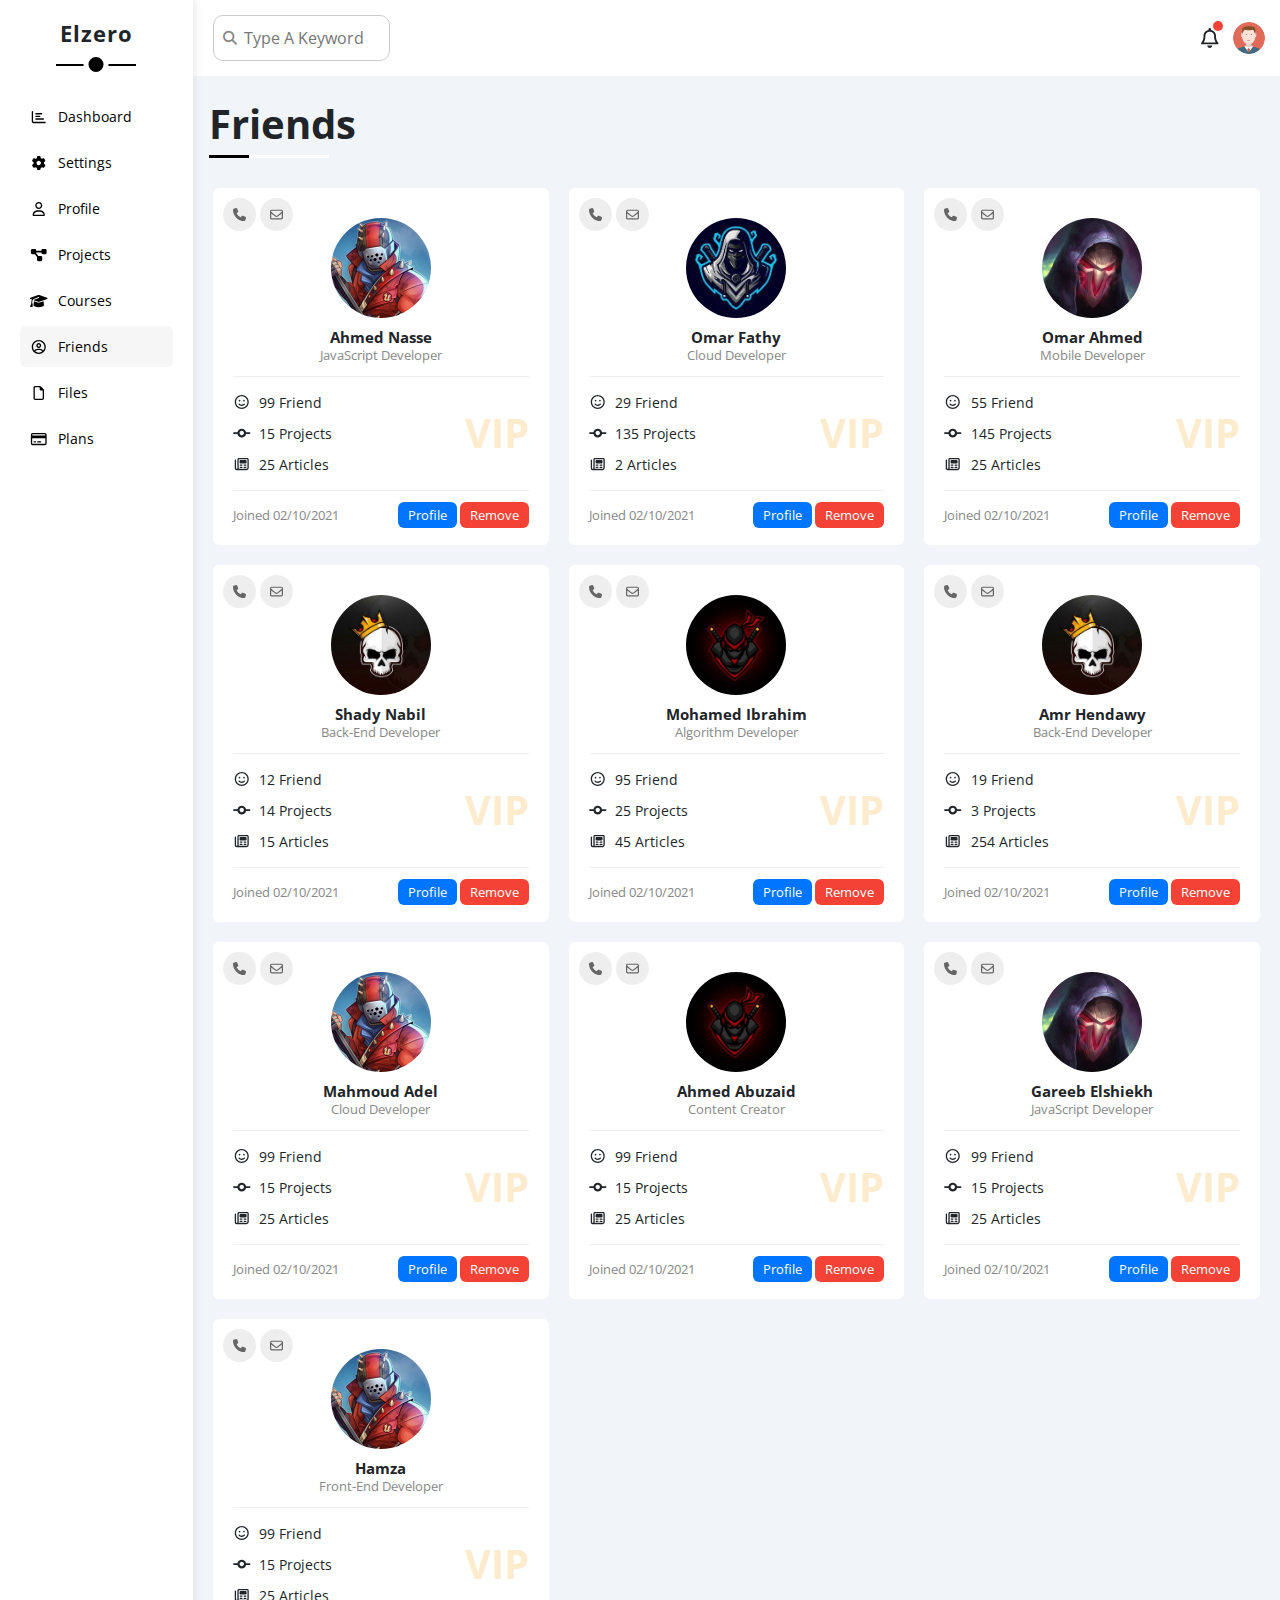
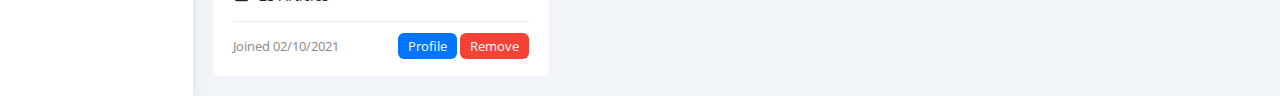
<file: friends.html>
<!DOCTYPE html>
<html lang="en">

<head>
    <meta charset="UTF-8">
    <meta http-equiv="X-UA-Compatible" content="IE=edge">
    <meta name="viewport" content="width=device-width, initial-scale=1.0">
    <title>Friends</title>
    <link rel="stylesheet" href="fontawesome.min.css">
    <link rel="stylesheet" href="normalize.css">
    <link rel="stylesheet" href="bootstrap.min.css">
    <link rel="stylesheet" href="all.min.css">
    <link rel="preconnect" href="https://fonts.googleapis.com">
    <link rel="preconnect" href="https://fonts.gstatic.com" crossorigin>
    <link rel="preconnect" href="https://fonts.googleapis.com">
    <link rel="preconnect" href="https://fonts.gstatic.com" crossorigin>
    <link
        href="https://fonts.googleapis.com/css2?family=Open+Sans:wght@300;400;600&family=Roboto:wght@100&family=Tajawal:wght@200;300;400;500;700;800;900&family=Work+Sans:wght@400;500;600;800&display=swap"
        rel="stylesheet">
<link rel="stylesheet" href="master.css">
<link rel="stylesheet" href="framworks.css">
<link rel="stylesheet" href="webfonts">
</head>

<body>




    <div class="page d-flex">
        <div class="sidebar bg-white p-20 position-relative">
            <h3 class="position-relative text-center mt-0 fw-bold">Elzero</h3>
            <ul>
                <li>
                    <a href="index.html" class=" d-flex align-center fs-14 c-black rad-6 p-10 ">
                        <i class="fa-regular fa-chart-bar fa-fw"></i>
                        <span>Dashboard</span>
                    </a>
                </li>
                <li>
                    <a href="settings.html" class=" d-flex align-center fs-14 c-black rad-6 p-10 ">
                        <i class="fa-solid fa-gear fa-fw"></i>
                        <span>settings</span>
                    </a>
                </li>
                <li>
                    <a href="profile.html" class="d-flex align-center fs-14 c-black rad-6 p-10 ">
                        <i class="fa-regular fa-user fa-fw"></i>
                        <span>profile</span>
                    </a>
                </li>
                <li>
                    <a href="projects.html" class="d-flex align-center fs-14 c-black rad-6 p-10 ">
                        <i class="fa-solid fa-diagram-project fa-fw"></i>
                        <span>projects</span>
                    </a>
                </li>
                <li>
                    <a href="courses.html" class=" d-flex align-center fs-14 c-black rad-6 p-10 ">
                        <i class="fa-solid fa-graduation-cap fa-fw"></i>
                        <span>courses</span>
                    </a>
                </li>
                <li>
                    <a href="friends.html" class="active d-flex align-center fs-14 c-black rad-6 p-10 ">
                        <i class="fa-regular fa-circle-user fa-fw"></i>
                        <span>friends</span>
                    </a>
                </li>
                <li>
                    <a href="files.html" class="d-flex align-center fs-14 c-black rad-6 p-10 ">
                        <i class="fa-regular fa-file fa-fw"></i>
                        <span>files</span>
                    </a>
                </li>
                <li>
                    <a href="plans.html" class="d-flex align-center fs-14 c-black rad-6 p-10 ">
                        <i class="fa-regular fa-credit-card fa-fw"></i>
                        <span>plans</span>
                    </a>
                </li>
            </ul>
        </div>
        <div class="content w-full">
            <div class="head bg-white p-15 between-flex">
                <div class="search position-relative">
                    <input type="search" class="p-10" placeholder="Type A Keyword">
                </div>
                <div class="icons d-flex align-center">
                    <span class="notifcation position-relative">
                        <i class="fa-regular fa-bell fa-lg"></i>
                    </span>
                    <img src="./imgs/avatar.png" alt="">
                </div>
            </div>
            <h1 class="position-relative ms-3 mt-4">Friends</h1>
            <div class="friends-page d-grid gap-20 m-20">
                <div class="friend bg-white p-20 position-relative rad-6">
                    <div class="contact">
                        <i class="fa-solid fa-phone"></i>
                        <i class="fa-regular fa-envelope"></i>
                    </div>
                    <div class="text-center">
                    <img src="./imgs/friend-01.jpg" alt="" class="rad-half mt-10 mb-10">
                    <h4 class="m-0 fs-15 fw-bold">Ahmed Nasse</h4>
                    <p class="c-gray fs-13 mt-6 mb-0">JavaScript Developer</p>
                </div>
                    <div class="icons fs-14 position-relative">
                        <div class="d-block mb-10">
                            <i class="fa-regular fa-face-smile fa-fw"></i>
                            <span> 99 Friend</span>
                        </div>
                        <div class="d-block mb-10">
                            <i class="fa-solid fa-code-commit fa-fw"></i>
                            <span> 15 Projects</span>
                        </div>
                        <div class="d-block">
                            <i class="fa-regular fa-newspaper fa-fw"></i>
                            <span> 25 Articles </span>
                        </div>
                        <span class="vip fw-bold c-orange">VIP</span>
                    </div>
                    <div class="info fs-13 between-flex">
                    <span class="c-gray">Joined 02/10/2021</span>
                    <div class="links">
                        <a href="profile.html" class="btn-shape bg-blue c-white">Profile</a>
                        <a href="#"class="btn-shape bg-red c-white">Remove</a>
                    </div>
                </div>
                </div>
                <div class="friend bg-white p-20 position-relative rad-6">
                    <div class="contact">
                        <i class="fa-solid fa-phone"></i>
                        <i class="fa-regular fa-envelope"></i>
                    </div>
                    <div class="text-center">
                    <img src="./imgs/friend-02.jpg" alt="" class="rad-half mt-10 mb-10">
                    <h4 class="m-0 fs-15 fw-bold">Omar Fathy</h4>
                    <p class="c-gray fs-13 mt-6 mb-0">Cloud  Developer</p>
                </div>
                    <div class="icons fs-14 position-relative">
                        <div class="d-block mb-10">
                            <i class="fa-regular fa-face-smile fa-fw"></i>
                            <span> 29 Friend</span>
                        </div>
                        <div class="d-block mb-10">
                            <i class="fa-solid fa-code-commit fa-fw"></i>
                            <span> 135 Projects</span>
                        </div>
                        <div class="d-block">
                            <i class="fa-regular fa-newspaper fa-fw"></i>
                            <span> 2 Articles </span>
                        </div>
                        <span class="vip fw-bold c-orange">VIP</span>
                    </div>
                    <div class="info fs-13 between-flex">
                    <span class="c-gray">Joined 02/10/2021</span>
                    <div class="links">
                        <a href="profile.html" class="btn-shape bg-blue c-white">Profile</a>
                        <a href="#"class="btn-shape bg-red c-white">Remove</a>
                    </div>
                </div>
                </div>
                <div class="friend bg-white p-20 position-relative rad-6">
                    <div class="contact">
                        <i class="fa-solid fa-phone"></i>
                        <i class="fa-regular fa-envelope"></i>
                    </div>
                    <div class="text-center">
                    <img src="./imgs/friend-03.jpg" alt="" class="rad-half mt-10 mb-10">
                    <h4 class="m-0 fs-15 fw-bold">Omar Ahmed</h4>
                    <p class="c-gray fs-13 mt-6 mb-0">Mobile Developer</p>
                </div>
                    <div class="icons fs-14 position-relative">
                        <div class="d-block mb-10">
                            <i class="fa-regular fa-face-smile fa-fw"></i>
                            <span> 55 Friend</span>
                        </div>
                        <div class="d-block mb-10">
                            <i class="fa-solid fa-code-commit fa-fw"></i>
                            <span> 145 Projects</span>
                        </div>
                        <div class="d-block">
                            <i class="fa-regular fa-newspaper fa-fw"></i>
                            <span> 25 Articles </span>
                        </div>
                        <span class="vip fw-bold c-orange">VIP</span>
                    </div>
                    <div class="info fs-13 between-flex">
                    <span class="c-gray">Joined 02/10/2021</span>
                    <div class="links">
                        <a href="profile.html" class="btn-shape bg-blue c-white">Profile</a>
                        <a href="#"class="btn-shape bg-red c-white">Remove</a>
                    </div>
                </div>
                </div>
                <div class="friend bg-white p-20 position-relative rad-6">
                    <div class="contact">
                        <i class="fa-solid fa-phone"></i>
                        <i class="fa-regular fa-envelope"></i>
                    </div>
                    <div class="text-center">
                    <img src="./imgs/friend-05.jpg" alt="" class="rad-half mt-10 mb-10">
                    <h4 class="m-0 fs-15 fw-bold">Shady Nabil</h4>
                    <p class="c-gray fs-13 mt-6 mb-0">Back-End Developer</p>
                </div>
                    <div class="icons fs-14 position-relative">
                        <div class="d-block mb-10">
                            <i class="fa-regular fa-face-smile fa-fw"></i>
                            <span> 12 Friend</span>
                        </div>
                        <div class="d-block mb-10">
                            <i class="fa-solid fa-code-commit fa-fw"></i>
                            <span> 14 Projects</span>
                        </div>
                        <div class="d-block">
                            <i class="fa-regular fa-newspaper fa-fw"></i>
                            <span> 15 Articles </span>
                        </div>
                        <span class="vip fw-bold c-orange">VIP</span>
                    </div>
                    <div class="info fs-13 between-flex">
                    <span class="c-gray">Joined 02/10/2021</span>
                    <div class="links">
                        <a href="profile.html" class="btn-shape bg-blue c-white">Profile</a>
                        <a href="#"class="btn-shape bg-red c-white">Remove</a>
                    </div>
                </div>
                </div>
                <div class="friend bg-white p-20 position-relative rad-6">
                    <div class="contact">
                        <i class="fa-solid fa-phone"></i>
                        <i class="fa-regular fa-envelope"></i>
                    </div>
                    <div class="text-center">
                    <img src="./imgs/friend-04.jpg" alt="" class="rad-half mt-10 mb-10">
                    <h4 class="m-0 fs-15 fw-bold">Mohamed Ibrahim</h4>
                    <p class="c-gray fs-13 mt-6 mb-0">Algorithm Developer</p>
                </div>
                    <div class="icons fs-14 position-relative">
                        <div class="d-block mb-10">
                            <i class="fa-regular fa-face-smile fa-fw"></i>
                            <span> 95 Friend</span>
                        </div>
                        <div class="d-block mb-10">
                            <i class="fa-solid fa-code-commit fa-fw"></i>
                            <span> 25 Projects</span>
                        </div>
                        <div class="d-block">
                            <i class="fa-regular fa-newspaper fa-fw"></i>
                            <span> 45 Articles </span>
                        </div>
                        <span class="vip fw-bold c-orange">VIP</span>
                    </div>
                    <div class="info fs-13 between-flex">
                    <span class="c-gray">Joined 02/10/2021</span>
                    <div class="links">
                        <a href="profile.html" class="btn-shape bg-blue c-white">Profile</a>
                        <a href="#"class="btn-shape bg-red c-white">Remove</a>
                    </div>
                </div>
                </div>
                <div class="friend bg-white p-20 position-relative rad-6">
                    <div class="contact">
                        <i class="fa-solid fa-phone"></i>
                        <i class="fa-regular fa-envelope"></i>
                    </div>
                    <div class="text-center">
                    <img src="./imgs/friend-05.jpg" alt="" class="rad-half mt-10 mb-10">
                    <h4 class="m-0 fs-15 fw-bold">Amr Hendawy</h4>
                    <p class="c-gray fs-13 mt-6 mb-0">Back-End Developer</p>
                </div>
                    <div class="icons fs-14 position-relative">
                        <div class="d-block mb-10">
                            <i class="fa-regular fa-face-smile fa-fw"></i>
                            <span> 19 Friend</span>
                        </div>
                        <div class="d-block mb-10">
                            <i class="fa-solid fa-code-commit fa-fw"></i>
                            <span> 3 Projects</span>
                        </div>
                        <div class="d-block">
                            <i class="fa-regular fa-newspaper fa-fw"></i>
                            <span> 254 Articles </span>
                        </div>
                        <span class="vip fw-bold c-orange">VIP</span>
                    </div>
                    <div class="info fs-13 between-flex">
                    <span class="c-gray">Joined 02/10/2021</span>
                    <div class="links">
                        <a href="profile.html" class="btn-shape bg-blue c-white">Profile</a>
                        <a href="#"class="btn-shape bg-red c-white">Remove</a>
                    </div>
                </div>
                </div>
                <div class="friend bg-white p-20 position-relative rad-6">
                    <div class="contact">
                        <i class="fa-solid fa-phone"></i>
                        <i class="fa-regular fa-envelope"></i>
                    </div>
                    <div class="text-center">
                    <img src="./imgs/friend-01.jpg" alt="" class="rad-half mt-10 mb-10">
                    <h4 class="m-0 fs-15 fw-bold">Mahmoud Adel</h4>
                    <p class="c-gray fs-13 mt-6 mb-0">Cloud Developer</p>
                </div>
                    <div class="icons fs-14 position-relative">
                        <div class="d-block mb-10">
                            <i class="fa-regular fa-face-smile fa-fw"></i>
                            <span> 99 Friend</span>
                        </div>
                        <div class="d-block mb-10">
                            <i class="fa-solid fa-code-commit fa-fw"></i>
                            <span> 15 Projects</span>
                        </div>
                        <div class="d-block">
                            <i class="fa-regular fa-newspaper fa-fw"></i>
                            <span> 25 Articles </span>
                        </div>
                        <span class="vip fw-bold c-orange">VIP</span>
                    </div>
                    <div class="info fs-13 between-flex">
                    <span class="c-gray">Joined 02/10/2021</span>
                    <div class="links">
                        <a href="profile.html" class="btn-shape bg-blue c-white">Profile</a>
                        <a href="#"class="btn-shape bg-red c-white">Remove</a>
                    </div>
                </div>
                </div>
                <div class="friend bg-white p-20 position-relative rad-6">
                    <div class="contact">
                        <i class="fa-solid fa-phone"></i>
                        <i class="fa-regular fa-envelope"></i>
                    </div>
                    <div class="text-center">
                    <img src="./imgs/friend-04.jpg" alt="" class="rad-half mt-10 mb-10">
                    <h4 class="m-0 fs-15 fw-bold">Ahmed Abuzaid</h4>
                    <p class="c-gray fs-13 mt-6 mb-0">Content Creator</p>
                </div>
                    <div class="icons fs-14 position-relative">
                        <div class="d-block mb-10">
                            <i class="fa-regular fa-face-smile fa-fw"></i>
                            <span> 99 Friend</span>
                        </div>
                        <div class="d-block mb-10">
                            <i class="fa-solid fa-code-commit fa-fw"></i>
                            <span> 15 Projects</span>
                        </div>
                        <div class="d-block">
                            <i class="fa-regular fa-newspaper fa-fw"></i>
                            <span> 25 Articles </span>
                        </div>
                        <span class="vip fw-bold c-orange">VIP</span>
                    </div>
                    <div class="info fs-13 between-flex">
                    <span class="c-gray">Joined 02/10/2021</span>
                    <div class="links">
                        <a href="profile.html" class="btn-shape bg-blue c-white">Profile</a>
                        <a href="#"class="btn-shape bg-red c-white">Remove</a>
                    </div>
                </div>
                </div>
                <div class="friend bg-white p-20 position-relative rad-6">
                    <div class="contact">
                        <i class="fa-solid fa-phone"></i>
                        <i class="fa-regular fa-envelope"></i>
                    </div>
                    <div class="text-center">
                    <img src="./imgs/friend-03.jpg" alt="" class="rad-half mt-10 mb-10">
                    <h4 class="m-0 fs-15 fw-bold">Gareeb Elshiekh</h4>
                    <p class="c-gray fs-13 mt-6 mb-0">JavaScript Developer</p>
                </div>
                    <div class="icons fs-14 position-relative">
                        <div class="d-block mb-10">
                            <i class="fa-regular fa-face-smile fa-fw"></i>
                            <span> 99 Friend</span>
                        </div>
                        <div class="d-block mb-10">
                            <i class="fa-solid fa-code-commit fa-fw"></i>
                            <span> 15 Projects</span>
                        </div>
                        <div class="d-block">
                            <i class="fa-regular fa-newspaper fa-fw"></i>
                            <span> 25 Articles </span>
                        </div>
                        <span class="vip fw-bold c-orange">VIP</span>
                    </div>
                    <div class="info fs-13 between-flex">
                    <span class="c-gray">Joined 02/10/2021</span>
                    <div class="links">
                        <a href="profile.html" class="btn-shape bg-blue c-white">Profile</a>
                        <a href="#"class="btn-shape bg-red c-white">Remove</a>
                    </div>
                </div>
                </div>
                <div class="friend bg-white p-20 position-relative rad-6">
                    <div class="contact">
                        <i class="fa-solid fa-phone"></i>
                        <i class="fa-regular fa-envelope"></i>
                    </div>
                    <div class="text-center">
                    <img src="./imgs/friend-01.jpg" alt="" class="rad-half mt-10 mb-10">
                    <h4 class="m-0 fs-15 fw-bold">Hamza</h4>
                    <p class="c-gray fs-13 mt-6 mb-0">Front-End Developer</p>
                </div>
                    <div class="icons fs-14 position-relative">
                        <div class="d-block mb-10">
                            <i class="fa-regular fa-face-smile fa-fw"></i>
                            <span> 99 Friend</span>
                        </div>
                        <div class="d-block mb-10">
                            <i class="fa-solid fa-code-commit fa-fw"></i>
                            <span> 15 Projects</span>
                        </div>
                        <div class="d-block">
                            <i class="fa-regular fa-newspaper fa-fw"></i>
                            <span> 25 Articles </span>
                        </div>
                        <span class="vip fw-bold c-orange">VIP</span>
                    </div>
                    <div class="info fs-13 between-flex">
                    <span class="c-gray">Joined 02/10/2021</span>
                    <div class="links">
                        <a href="profile.html" class="btn-shape bg-blue c-white">Profile</a>
                        <a href="#"class="btn-shape bg-red c-white">Remove</a>
                    </div>
                </div>
                </div>
            </div>
        </div>
    </div>
    <script src="bootstrap.bundle.min.js"></script>
    <script src="main.js"></script>
    <script src="all.min.js"></script>
    <script src="settings.js"></script>
</body>

</html>
</file>
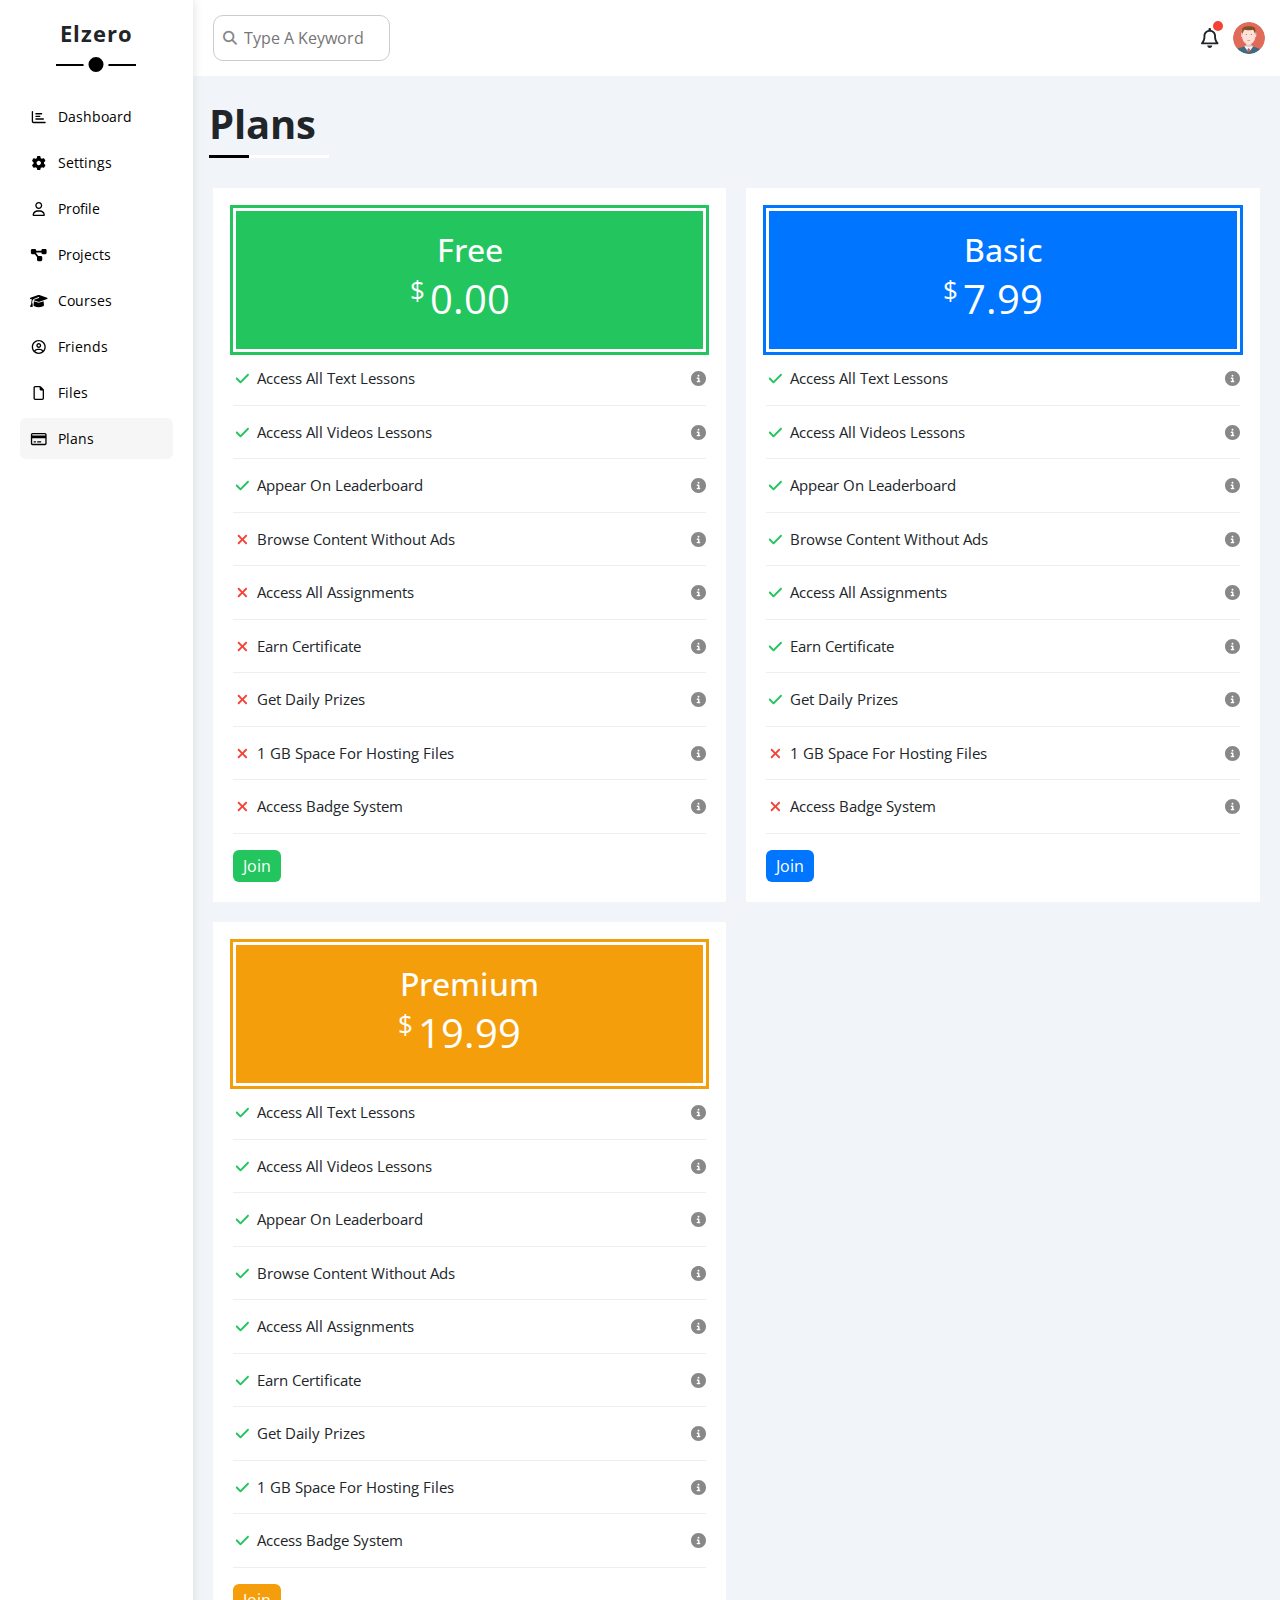
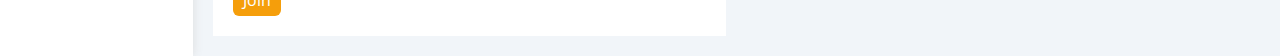
<file: plans.html>
<!DOCTYPE html>
<html lang="en">
<head>
    <meta charset="UTF-8">
    <meta http-equiv="X-UA-Compatible" content="IE=edge">
    <meta name="viewport" content="width=device-width, initial-scale=1.0">
    <title>Plans</title>
    <link rel="stylesheet" href="fontawesome.min.css">
    <link rel="stylesheet" href="normalize.css">
    <link rel="stylesheet" href="bootstrap.min.css">
    <link rel="stylesheet" href="all.min.css">
    <link rel="preconnect" href="https://fonts.googleapis.com">
    <link rel="preconnect" href="https://fonts.gstatic.com" crossorigin>
    <link rel="preconnect" href="https://fonts.googleapis.com">
    <link rel="preconnect" href="https://fonts.gstatic.com" crossorigin>
    <link
        href="https://fonts.googleapis.com/css2?family=Open+Sans:wght@300;400;600&family=Roboto:wght@100&family=Tajawal:wght@200;300;400;500;700;800;900&family=Work+Sans:wght@400;500;600;800&display=swap"
        rel="stylesheet">
<link rel="stylesheet" href="master.css">
<link rel="stylesheet" href="framworks.css">
<link rel="stylesheet" href="webfonts">

</head>
<body>
    <div class="page d-flex">
        <div class="sidebar bg-white p-20 position-relative">
            <h3 class="position-relative text-center mt-0 fw-bold">Elzero</h3>
            <ul>
                <li>
                    <a href="index.html" class=" d-flex align-center fs-14 c-black rad-6 p-10 ">
                        <i class="fa-regular fa-chart-bar fa-fw"></i>
                        <span>Dashboard</span>
                    </a>
                </li>
                <li>
                    <a href="settings.html" class=" d-flex align-center fs-14 c-black rad-6 p-10 ">
                        <i class="fa-solid fa-gear fa-fw"></i>
                        <span>settings</span>
                    </a>
                </li>
                <li>
                    <a href="profile.html" class="d-flex align-center fs-14 c-black rad-6 p-10 ">
                        <i class="fa-regular fa-user fa-fw"></i>
                        <span>profile</span>
                    </a>
                </li>
                <li>
                    <a href="projects.html" class="d-flex align-center fs-14 c-black rad-6 p-10 ">
                        <i class="fa-solid fa-diagram-project fa-fw"></i>
                        <span>projects</span>
                    </a>
                </li>
                <li>
                    <a href="courses.html" class=" d-flex align-center fs-14 c-black rad-6 p-10 ">
                        <i class="fa-solid fa-graduation-cap fa-fw"></i>
                        <span>courses</span>
                    </a>
                </li>
                <li>
                    <a href="friends.html" class="d-flex align-center fs-14 c-black rad-6 p-10 ">
                        <i class="fa-regular fa-circle-user fa-fw"></i>
                        <span>friends</span>
                    </a>
                </li>
                <li>
                    <a href="files.html" class="d-flex align-center fs-14 c-black rad-6 p-10 ">
                        <i class="fa-regular fa-file fa-fw"></i>
                        <span>files</span>
                    </a>
                </li>
                <li>
                    <a href="plans.html" class="active d-flex align-center fs-14 c-black rad-6 p-10 ">
                        <i class="fa-regular fa-credit-card fa-fw"></i>
                        <span>Plans</span>
                    </a>
                </li>
            </ul>
        </div>
        <div class="content w-full">
            <div class="head bg-white p-15 between-flex">
                <div class="search position-relative">
                    <input type="search" class="p-10" placeholder="Type A Keyword">
                </div>
                <div class="icons d-flex align-center">
                    <span class="notifcation position-relative">
                        <i class="fa-regular fa-bell fa-lg"></i>
                    </span>
                    <img src="./imgs/avatar.png" alt="">
                </div>
            </div>
            <h1 class="position-relative ms-3 mt-4">Plans</h1>
            <div class="plans-page d-grid gap-20 m-20">


                <div class="plan green p-20 bg-white">
                    <div class="top text-center p-20 c-white bg-green">
                        <h2 class="c-white m-0">Free</h2>
                        <span class="c-white price"><span>$</span>0.00</span>
                    </div>
                    <ul>
                        <li>
                            <i class="fa-solid fa-check fa-fw yes"></i>
                            <span>Access All Text Lessons</span>
                            <i class="fa-solid fa-circle-info help"></i>
                        </li>
                        <li>
                            <i class="fa-solid fa-check fa-fw yes"></i>
                            <span>Access All Videos Lessons</span>
                            <i class="fa-solid fa-circle-info help"></i>
                        </li>
                        <li>
                            <i class="fa-solid fa-check fa-fw yes"></i>
                            <span>Appear On Leaderboard</span>
                            <i class="fa-solid fa-circle-info help"></i>
                        </li>
                        <li>
                            <i class="fa-solid fa-xmark fa-fw"></i>
                            <span>Browse Content Without Ads</span>
                            <i class="fa-solid fa-circle-info help"></i>
                        </li>
                        <li>
                            <i class="fa-solid fa-xmark fa-fw "></i>
                            <span>Access All Assignments</span>
                            <i class="fa-solid fa-circle-info help"></i>
                        </li>
                        <li>
                            <i class="fa-solid fa-xmark fa-fw "></i>
                            <span>Earn Certificate</span>
                            <i class="fa-solid fa-circle-info help"></i>
                        </li>
                        <li>
                            <i class="fa-solid fa-xmark fa-fw "></i>
                            <span>Get Daily Prizes</span>
                            <i class="fa-solid fa-circle-info help"></i>
                        </li>
                        <li>
                            <i class="fa-solid fa-xmark fa-fw "></i>
                            <span>1 GB Space For Hosting Files</span>
                            <i class="fa-solid fa-circle-info help"></i>
                        </li>
                        <li>
                            <i class="fa-solid fa-xmark fa-fw "></i>
                            <span>Access Badge System</span>
                            <i class="fa-solid fa-circle-info help"></i>

                    </ul>
                    <a href="#" class="btn-shape bg-green d-block c-white w-fit">Join</a>
                </div>
                <div class="plan blue p-20 bg-white">
                    <div class="top text-center p-20 c-white bg-blue">
                        <h2 class="c-white m-0">Basic</h2>
                        <span class="c-white price"><span>$</span>7.99</span>
                    </div>
                    <ul>
                        <li>
                            <i class="fa-solid fa-check fa-fw yes"></i>
                            <span>Access All Text Lessons</span>
                            <i class="fa-solid fa-circle-info help"></i>
                        </li>
                        <li>
                            <i class="fa-solid fa-check fa-fw yes"></i>
                            <span>Access All Videos Lessons</span>
                            <i class="fa-solid fa-circle-info help"></i>
                        </li>
                        <li>
                            <i class="fa-solid fa-check fa-fw yes"></i>
                            <span>Appear On Leaderboard</span>
                            <i class="fa-solid fa-circle-info help"></i>
                        </li>
                        <li>
                            <i class="fa-solid fa-check fa-fw yes"></i>
                            <span>Browse Content Without Ads</span>
                            <i class="fa-solid fa-circle-info help"></i>
                        </li>
                        <li>
                            <i class="fa-solid fa-check fa-fw yes"></i>
                            <span>Access All Assignments</span>
                            <i class="fa-solid fa-circle-info help"></i>
                        </li>
                        <li>
                            <i class="fa-solid fa-check fa-fw yes"></i>
                            <span>Earn Certificate</span>
                            <i class="fa-solid fa-circle-info help"></i>
                        </li>
                        <li>
                            <i class="fa-solid fa-check fa-fw yes"></i>
                            <span>Get Daily Prizes</span>
                            <i class="fa-solid fa-circle-info help"></i>
                        </li>
                        <li>
                            <i class="fa-solid fa-xmark fa-fw "></i>
                            <span>1 GB Space For Hosting Files</span>
                            <i class="fa-solid fa-circle-info help"></i>
                        </li>
                        <li>
                            <i class="fa-solid fa-xmark fa-fw "></i>
                            <span>Access Badge System</span>
                            <i class="fa-solid fa-circle-info help"></i>

                    </ul>
                    <a href="#" class="btn-shape bg-blue d-block c-white w-fit">Join</a>
                </div>
                <div class="plan orange p-20 bg-white">
                    <div class="top text-center p-20 c-white bg-orange">
                        <h2 class="c-white m-0">Premium</h2>
                        <span class="c-white price"><span>$</span>19.99</span>
                    </div>
                    <ul>
                        <li>
                            <i class="fa-solid fa-check fa-fw yes"></i>
                            <span>Access All Text Lessons</span>
                            <i class="fa-solid fa-circle-info help"></i>
                        </li>
                        <li>
                            <i class="fa-solid fa-check fa-fw yes"></i>
                            <span>Access All Videos Lessons</span>
                            <i class="fa-solid fa-circle-info help"></i>
                        </li>
                        <li>
                            <i class="fa-solid fa-check fa-fw yes"></i>
                            <span>Appear On Leaderboard</span>
                            <i class="fa-solid fa-circle-info help"></i>
                        </li>
                        <li>
                            <i class="fa-solid fa-check fa-fw yes"></i>
                            <span>Browse Content Without Ads</span>
                            <i class="fa-solid fa-circle-info help"></i>
                        </li>
                        <li>
                            <i class="fa-solid fa-check fa-fw yes"></i>
                            <span>Access All Assignments</span>
                            <i class="fa-solid fa-circle-info help"></i>
                        </li>
                        <li>
                            <i class="fa-solid fa-check fa-fw yes"></i>
                            <span>Earn Certificate</span>
                            <i class="fa-solid fa-circle-info help"></i>
                        </li>
                        <li>
                            <i class="fa-solid fa-check fa-fw yes"></i>
                            <span>Get Daily Prizes</span>
                            <i class="fa-solid fa-circle-info help"></i>
                        </li>
                        <li>
                            <i class="fa-solid fa-check fa-fw yes"></i>
                            <span>1 GB Space For Hosting Files</span>
                            <i class="fa-solid fa-circle-info help"></i>
                        </li>
                        <li>
                            <i class="fa-solid fa-check fa-fw  yes"></i>
                            <span>Access Badge System</span>
                            <i class="fa-solid fa-circle-info help"></i>
                    </ul>
                    <a href="#" class="btn-shape bg-orange d-block c-white w-fit">Join</a>
                </div>
            </div>
        </div>
    </div>
    <script src="bootstrap.bundle.min.js"></script>
    <script src="main.js"></script>
    <script src="all.min.js"></script>
</body>

</html>
</file>
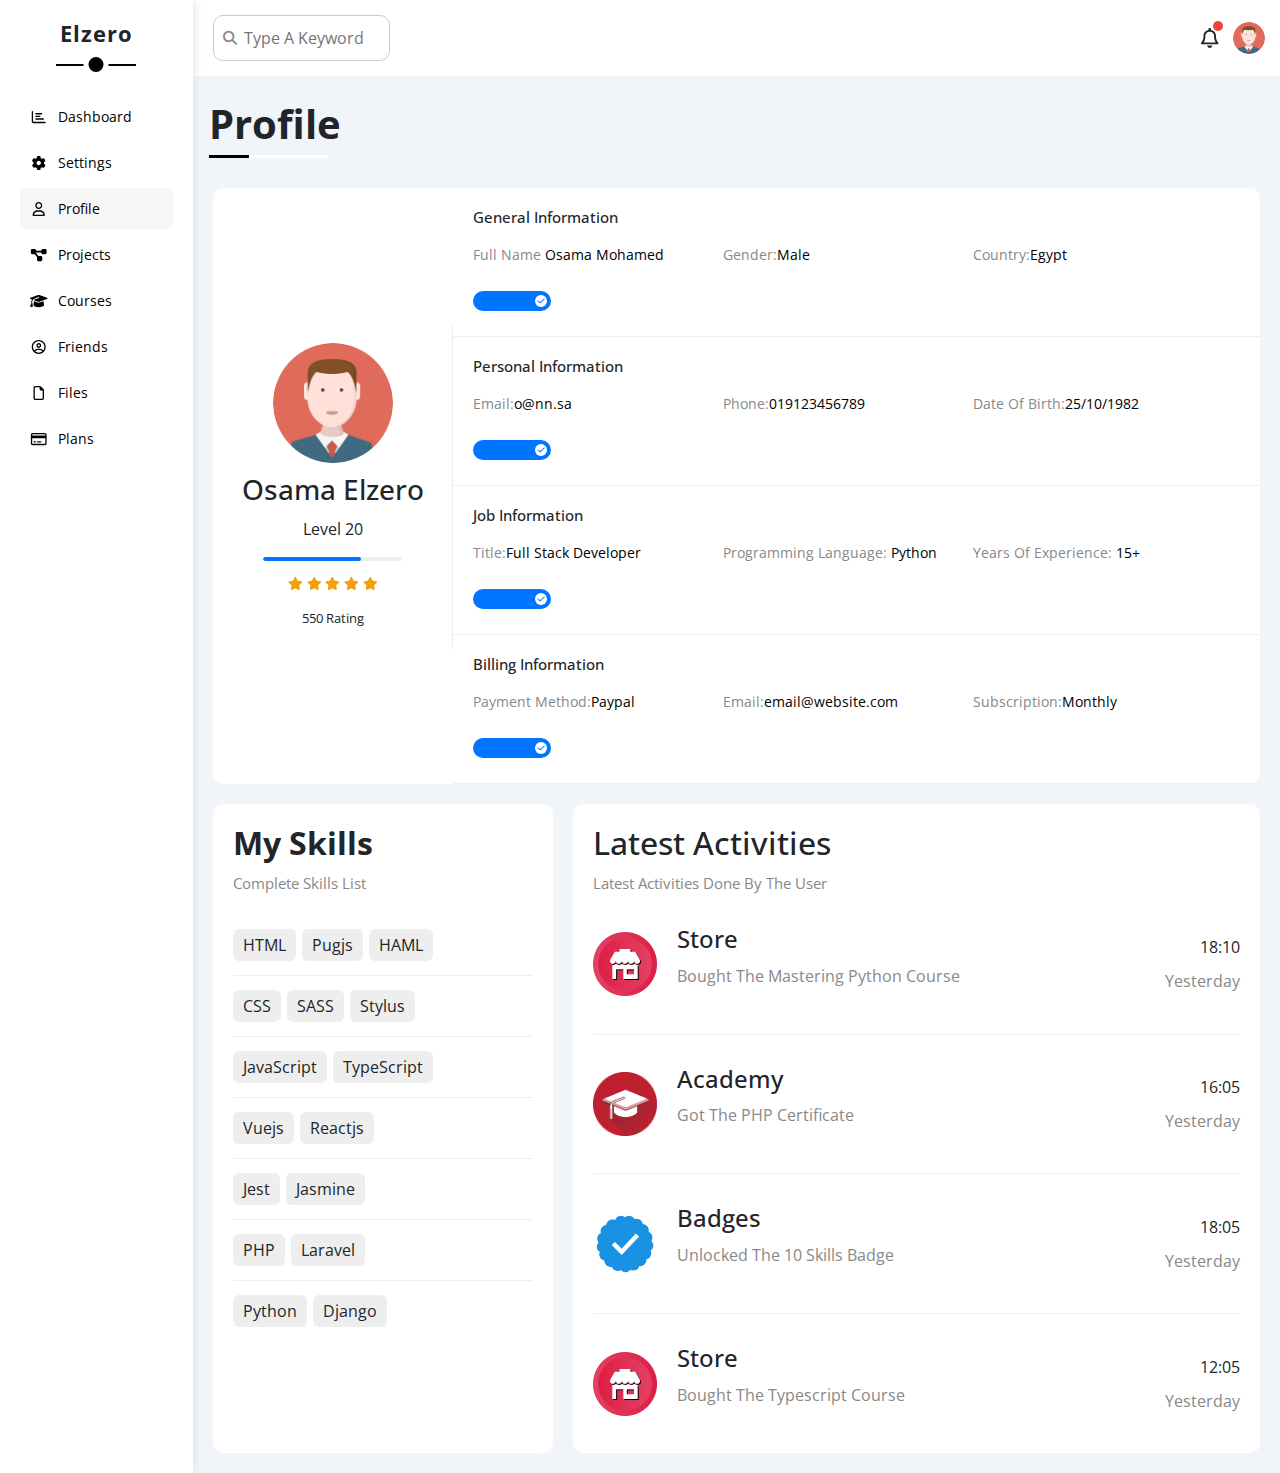
<file: profile.html>
<!DOCTYPE html>
<html lang="en">

<head>
    <meta charset="UTF-8">
    <meta http-equiv="X-UA-Compatible" content="IE=edge">
    <meta name="viewport" content="width=device-width, initial-scale=1.0">
    <title>Profile</title>
    <link rel="stylesheet" href="fontawesome.min.css">
    <link rel="stylesheet" href="normalize.css">
    <link rel="stylesheet" href="bootstrap.min.css">
    <link rel="stylesheet" href="all.min.css">
    <link rel="preconnect" href="https://fonts.googleapis.com">
    <link rel="preconnect" href="https://fonts.gstatic.com" crossorigin>
    <link rel="preconnect" href="https://fonts.googleapis.com">
    <link rel="preconnect" href="https://fonts.gstatic.com" crossorigin>
    <link
        href="https://fonts.googleapis.com/css2?family=Open+Sans:wght@300;400;600&family=Roboto:wght@100&family=Tajawal:wght@200;300;400;500;700;800;900&family=Work+Sans:wght@400;500;600;800&display=swap"
        rel="stylesheet">
<link rel="stylesheet" href="master.css">
<link rel="stylesheet" href="framworks.css">
<link rel="stylesheet" href="webfonts">
</head>

<body>




    <div class="page d-flex">
        <div class="sidebar bg-white p-20 position-relative">
            <h3 class="position-relative text-center mt-0 fw-bold">Elzero</h3>
            <ul>
                <li>
                    <a href="index.html" class=" d-flex align-center fs-14 c-black rad-6 p-10 ">
                        <i class="fa-regular fa-chart-bar fa-fw"></i>
                        <span>Dashboard</span>
                    </a>
                </li>
                <li>
                    <a href="settings.html" class=" d-flex align-center fs-14 c-black rad-6 p-10 ">
                        <i class="fa-solid fa-gear fa-fw"></i>
                        <span>settings</span>
                    </a>
                </li>
                <li>
                    <a href="profile.html" class="active d-flex align-center fs-14 c-black rad-6 p-10 ">
                        <i class="fa-regular fa-user fa-fw"></i>
                        <span>profile</span>
                    </a>
                </li>
                <li>
                    <a href="projects.html" class="d-flex align-center fs-14 c-black rad-6 p-10 ">
                        <i class="fa-solid fa-diagram-project fa-fw"></i>
                        <span>projects</span>
                    </a>
                </li>
                <li>
                    <a href="courses.html" class="d-flex align-center fs-14 c-black rad-6 p-10 ">
                        <i class="fa-solid fa-graduation-cap fa-fw"></i>
                        <span>courses</span>
                    </a>
                </li>
                <li>
                    <a href="friends.html" class="d-flex align-center fs-14 c-black rad-6 p-10 ">
                        <i class="fa-regular fa-circle-user fa-fw"></i>
                        <span>friends</span>
                    </a>
                </li>
                <li>
                    <a href="files.html" class="d-flex align-center fs-14 c-black rad-6 p-10 ">
                        <i class="fa-regular fa-file fa-fw"></i>
                        <span>files</span>
                    </a>
                </li>
                <li>
                    <a href="plans.html" class="d-flex align-center fs-14 c-black rad-6 p-10 ">
                        <i class="fa-regular fa-credit-card fa-fw"></i>
                        <span>plans</span>
                    </a>
                </li>
            </ul>
        </div>
        <div class="content w-full">
            <div class="head bg-white p-15 between-flex">
                <div class="search position-relative">
                    <input type="search" class="p-10" placeholder="Type A Keyword">
                </div>
                <div class="icons d-flex align-center">
                    <span class="notifcation position-relative">
                        <i class="fa-regular fa-bell fa-lg"></i>
                    </span>
                    <img src="./imgs/avatar.png" alt="">
                </div>
            </div>
            <h1 class="position-relative ms-3 mt-4">Profile</h1>
            <div class="profile-page m-20">
                <div class="overview bg-white rad-10 d-flex align-center">
                    <div class="avatar-box text-center p-20">
                        <img src="./imgs/avatar.png" alt="" class="mb-10 rad-half">
                        <h3 class="m-0">Osama Elzero</h3>
                        <p class="c-grey mt-10">Level 20</p>
                        <div class="level rad-6 bg-eee p-relative">
                            <span style="width:70%"></span>
                        </div>
                        <div class="stars mt-10 mb-10">
                            <i class="fa-solid fa-star c-orange fs-13"></i>
                            <i class="fa-solid fa-star c-orange fs-13"></i>
                            <i class="fa-solid fa-star c-orange fs-13"></i>
                            <i class="fa-solid fa-star c-orange fs-13"></i>
                            <i class="fa-solid fa-star c-orange fs-13"></i>
                        </div>
                        <span class="c-grey fs-13 m-0"> 550 Rating</span>
                    </div>
                    <div class="info-box w-full txt-c-mobile">
                        <div class="box d-flex p-20 align-center">
                            <h4 class="c-grey fs-15 w-full">General Information</h4>
                            <div class="fs-14">
                                <p class="c-gray">Full Name <span class="c-black"> Osama Mohamed </span></p>
                            </div>
                            <div class="fs-14">
                                <p class="c-gray">Gender:<span class="c-black">Male</span></p>
                            </div>
                            <div class="fs-14">
                                <p class="c-gray">Country:<span class="c-black">Egypt</span></p>
                            </div>
                            <div class="fs-14">
                                <label>
                                    <input class="toggle-checkbox" type="checkbox" checked>
                                    <div class="toggle-switch"></div>
                                </label>
                            </div>
                        </div>
                        <div class="box d-flex p-20 align-center">
                            <h4 class="c-grey fs-15 w-full">Personal Information</h4>
                            <div class="fs-14">
                                <p class="c-gray">Email:<span class="c-black">o@nn.sa</span></p>
                            </div>
                            <div class="fs-14">
                                <p class="c-gray">Phone:<span class="c-black">019123456789</span></p>
                            </div>
                            <div class="fs-14">
                                <p class="c-gray">Date Of Birth:<span class="c-black">25/10/1982</span></p>
                            </div>
                            <div class="fs-14">
                                <label>
                                    <input class="toggle-checkbox" type="checkbox" checked>
                                    <div class="toggle-switch"></div>
                                </label>
                            </div>
                        </div>
                        <div class="box d-flex p-20 align-center">
                            <h4 class="c-grey fs-15 w-full">Job Information</h4>
                            <div class="fs-14">
                                <p class="c-gray">Title:<span class="c-black">Full Stack Developer</span></p>
                            </div>
                            <div class="fs-14">
                                <p class="c-gray">Programming Language: <span class="c-black">Python</span></p>
                            </div>
                            <div class="fs-14">
                                <p class="c-gray">Years Of Experience:<span class="c-black"> 15+</span></p>
                            </div>
                            <div class="fs-14">
                                <label>
                                    <input class="toggle-checkbox" type="checkbox" checked>
                                    <div class="toggle-switch"></div>
                                </label>
                            </div>
                        </div>
                        <div class="box d-flex p-20 align-center">
                            <h4 class="c-grey fs-15 w-full">Billing Information</h4>
                            <div class="fs-14">
                                <p class="c-gray">Payment Method:<span class="c-black">Paypal</span></p>
                            </div>
                            <div class="fs-14">
                                <p class="c-gray">Email:<span class="c-black">email@website.com</span></p>
                            </div>
                            <div class="fs-14">
                                <p class="c-gray">Subscription:<span class="c-black">Monthly</span></p>
                            </div>
                            <div class="fs-14">
                                <label>
                                    <input class="toggle-checkbox" type="checkbox" checked>
                                    <div class="toggle-switch"></div>
                                </label>
                            </div>
                        </div>
                    </div>
                </div>



                <div class="other-data d-flex gap-20">
                    <div class="skills-card bg-white rad-10 mt-20 p-20">
                    <h2 class="mb-10 mt-0 fw-bold">My Skills</h2>
                    <p class="mt-0 mb-20 c-gray fs-15">Complete Skills List</p>
                    <div class="box txt-c-mobile">
                        <label>HTML</label>
                        <label>Pugjs</label>
                        <label>HAML</label>
                    </div>
                    <div class="box txt-c-mobile">
                        <label>CSS</label>
                        <label>SASS</label>
                        <label>Stylus</label>
                    </div>
                    <div class="box txt-c-mobile">
                        <label>JavaScript</label>
                        <label>TypeScript</label>
                    </div>
                    <div class="box txt-c-mobile">
                        <label>Vuejs</label>
                        <label>Reactjs</label>
                    </div>
                    <div class="box txt-c-mobile">
                        <label>Jest</label>
                        <label>Jasmine</label>
                    </div>
                    <div class="box txt-c-mobile">
                        <label>PHP</label>
                        <label>Laravel</label>
                    </div>
                    <div class="box star txt-c-mobile">
                        <label>Python</label>
                        <label>Django</label>
                    </div>
                </div>




                    <div class="activities bg-white rad-10 mt-20 p-20">
                    <h2 class="mb-10 mt-0">Latest Activities</h2>
                    <p class="mt-0 mb-20 c-gray fs-15">Latest Activities Done By The User</p>
                    <div class="box d-flex txt-c-mobile align-center">
                        <img src="./imgs/activity-01.png" alt="">
                        <div class="info p-10">
                        <h4 class="fs-4 d-block mb-10">Store</h4>
                        <p class="c-gray">Bought The Mastering Python Course</p>
                    </div>
                    <div class="date">
                        <span class=" d-block mb-10">18:10</span>
                        <span class="c-gray">Yesterday</span>
                    </div>
                    </div>
                    <div class="box d-flex txt-c-mobile align-center">
                        <img src="./imgs/activity-02.png" alt="">
                        <div class="info p-10">
                        <h4 class="fs-4 d-block mb-10">Academy</h4>
                        <p class="c-gray">Got The PHP Certificate</p>
                    </div>
                    <div class="date">
                        <span class=" d-block mb-10">16:05</span>
                        <span class="c-gray">Yesterday</span>
                    </div>
                    </div>
                    <div class="box d-flex  txt-c-mobile align-center">
                        <img src="./imgs/activity-03.png" alt="">
                        <div class="info p-10">
                        <h4 class="fs-4 d-block mb-10">Badges</h4>
                        <p class="c-gray">Unlocked The 10 Skills Badge</p>
                    </div>
                    <div class="date">
                        <span class=" d-block mb-10">18:05</span>
                        <span class="c-gray">Yesterday</span>
                    </div>
                    </div>
                    <div class="box d-flex  txt-c-mobile align-center">
                        <img src="./imgs/activity-01.png" alt="">
                        <div class="info p-10">
                        <h4 class="fs-4 d-block mb-10">Store</h4>
                        <p class="c-gray">Bought The Typescript Course</p>
                    </div>
                    <div class="date">
                        <span class=" d-block mb-10">12:05</span>
                        <span class="c-gray">Yesterday</span>
                    </div>
                    </div>
                </div>
                </div>
            </div>
        </div>
    </div>


    <script src="bootstrap.bundle.min.js"></script>
    <script src="main.js"></script>
    <script src="all.min.js"></script>
</body>

</html>
</file>
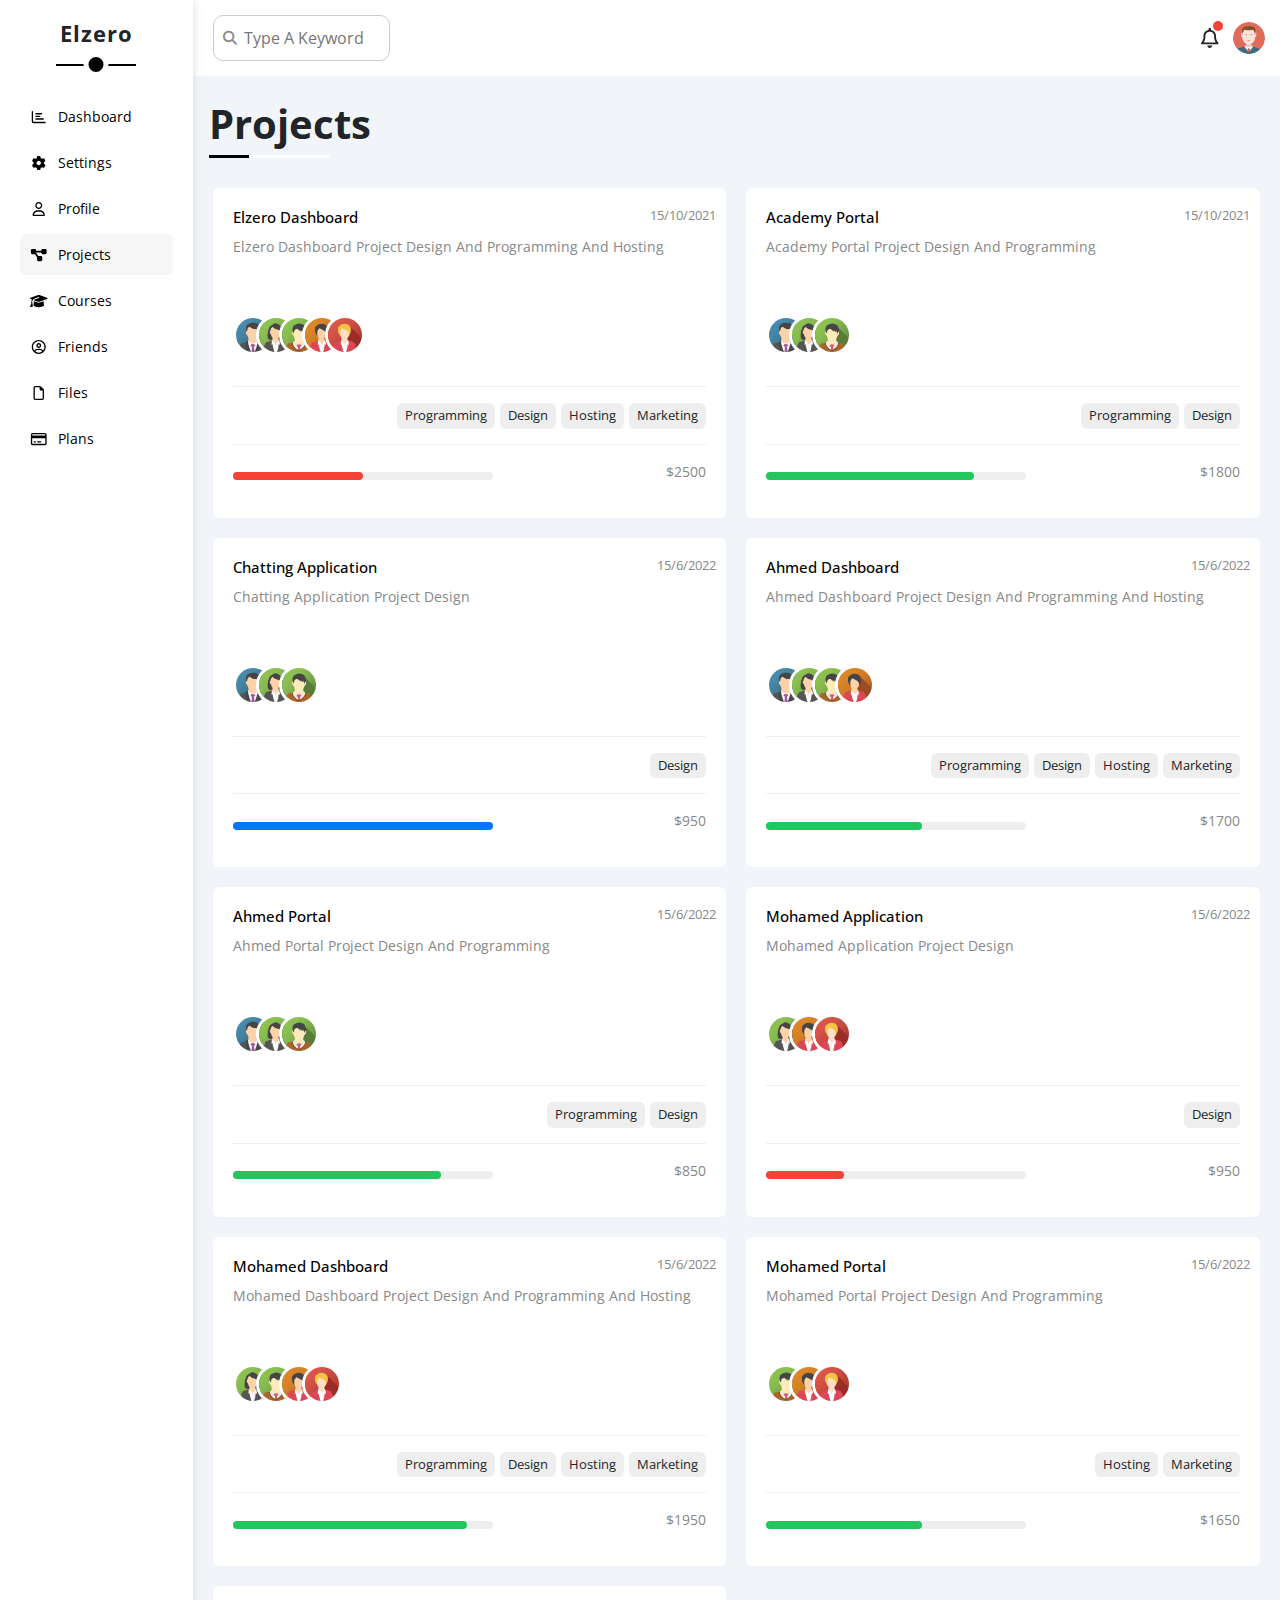
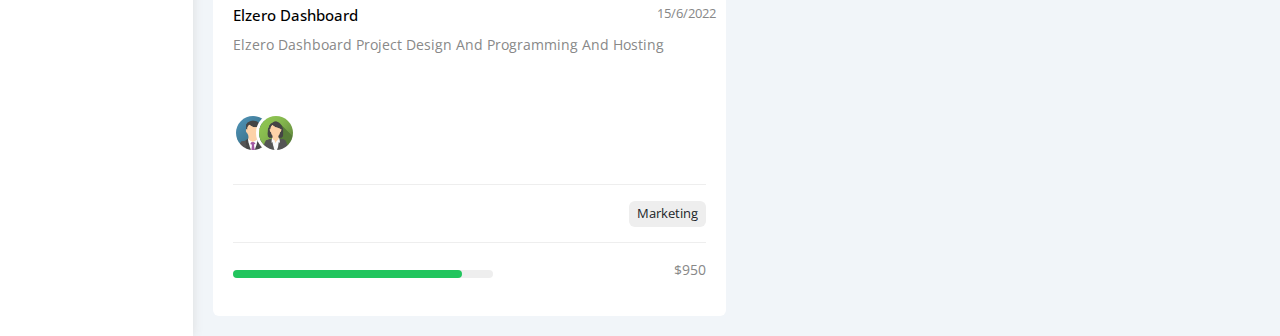
<file: projects.html>
<!DOCTYPE html>
<html lang="en">

<head>
    <meta charset="UTF-8">
    <meta http-equiv="X-UA-Compatible" content="IE=edge">
    <meta name="viewport" content="width=device-width, initial-scale=1.0">
    <title>Projects</title>
    <link rel="stylesheet" href="fontawesome.min.css">
    <link rel="stylesheet" href="normalize.css">
    <link rel="stylesheet" href="bootstrap.min.css">
    <link rel="stylesheet" href="all.min.css">
    <link rel="preconnect" href="https://fonts.googleapis.com">
    <link rel="preconnect" href="https://fonts.gstatic.com" crossorigin>
    <link rel="preconnect" href="https://fonts.googleapis.com">
    <link rel="preconnect" href="https://fonts.gstatic.com" crossorigin>
    <link
        href="https://fonts.googleapis.com/css2?family=Open+Sans:wght@300;400;600&family=Roboto:wght@100&family=Tajawal:wght@200;300;400;500;700;800;900&family=Work+Sans:wght@400;500;600;800&display=swap"
        rel="stylesheet">
<link rel="stylesheet" href="master.css">
<link rel="stylesheet" href="framworks.css">
<link rel="stylesheet" href="webfonts">

</head>

<body>




    <div class="page d-flex">
        <div class="sidebar bg-white p-20 position-relative">
            <h3 class="position-relative text-center mt-0 fw-bold">Elzero</h3>
            <ul>
                <li>
                    <a href="index.html" class=" d-flex align-center fs-14 c-black rad-6 p-10 ">
                        <i class="fa-regular fa-chart-bar fa-fw"></i>
                        <span>Dashboard</span>
                    </a>
                </li>
                <li>
                    <a href="settings.html" class=" d-flex align-center fs-14 c-black rad-6 p-10 ">
                        <i class="fa-solid fa-gear fa-fw"></i>
                        <span>settings</span>
                    </a>
                </li>
                <li>
                    <a href="profile.html" class="d-flex align-center fs-14 c-black rad-6 p-10 ">
                        <i class="fa-regular fa-user fa-fw"></i>
                        <span>profile</span>
                    </a>
                </li>
                <li>
                    <a href="projects.html" class="active d-flex align-center fs-14 c-black rad-6 p-10 ">
                        <i class="fa-solid fa-diagram-project fa-fw"></i>
                        <span>projects</span>
                    </a>
                </li>
                <li>
                    <a href="courses.html" class="d-flex align-center fs-14 c-black rad-6 p-10 ">
                        <i class="fa-solid fa-graduation-cap fa-fw"></i>
                        <span>courses</span>
                    </a>
                </li>
                <li>
                    <a href="friends.html" class="d-flex align-center fs-14 c-black rad-6 p-10 ">
                        <i class="fa-regular fa-circle-user fa-fw"></i>
                        <span>friends</span>
                    </a>
                </li>
                <li>
                    <a href="files.html" class="d-flex align-center fs-14 c-black rad-6 p-10 ">
                        <i class="fa-regular fa-file fa-fw"></i>
                        <span>files</span>
                    </a>
                </li>
                <li>
                    <a href="plans.html" class="d-flex align-center fs-14 c-black rad-6 p-10 ">
                        <i class="fa-regular fa-credit-card fa-fw"></i>
                        <span>plans</span>
                    </a>
                </li>
            </ul>
        </div>
        <div class="content w-full">
            <div class="head bg-white p-15 between-flex">
                <div class="search position-relative">
                    <input type="search" class="p-10" placeholder="Type A Keyword">
                </div>
                <div class="icons d-flex align-center">
                    <span class="notifcation position-relative">
                        <i class="fa-regular fa-bell fa-lg"></i>
                    </span>
                    <img src="./imgs/avatar.png" alt="">
                </div>
            </div>
            <h1 class="position-relative ms-3 mt-4">Projects</h1>
            <div class="projects-page d-grid gap-20 m-20">
                <div class="box bg-white rad-6 position-relative p-20">
                    <span class="calendar c-gray fs-13 pt-2">15/10/2021</span>
                    <h4 class="fs-15 c-black">Elzero Dashboard</h4>
                    <p class="c-gray mt-10 mb-10 fs-14">Elzero Dashboard Project Design And Programming And Hosting</p>
                    <div class="imgs position-relative d-flex pt-5 pb-3">
                        <img src="./imgs/team-01.png" alt="">
                        <img src="./imgs/team-02.png" alt="">
                        <img src="./imgs/team-03.png" alt="">
                        <img src="./imgs/team-04.png" alt="">
                        <img src="./imgs/team-05.png" alt="">
                    </div>
                    <ul class="d-flex pt-3 fs-13">
                        <li>Programming</li>
                        <li>Design</li>
                        <li>Hosting</li>
                        <li>Marketing</li>
                    </ul>
                    <div class="info between-flex">
                        <div class="progres">
                            <span class="bg-red" style="width: 50%;"></span>
                        </div>
                        <p class="c-gray fs-14">$2500</p>
                    </div>
                </div>
                <div class="box bg-white rad-6 position-relative p-20">
                    <span class="calendar c-gray fs-13 pt-2">15/10/2021</span>
                    <h4 class="fs-15 c-black">Academy Portal</h4>
                    <p class="c-gray mt-10 mb-10 fs-14">Academy Portal Project Design And Programming</p>
                    <div class="imgs position-relative d-flex pt-5 pb-3">
                        <img src="./imgs/team-01.png" alt="">
                        <img src="./imgs/team-02.png" alt="">
                        <img src="./imgs/team-03.png" alt="">
                    </div>
                    <ul class="d-flex pt-3 fs-13">
                        <li>Programming</li>
                        <li>Design</li>
                    </ul>
                    <div class="info between-flex">
                        <div class="progres">
                            <span class="bg-green" style="width: 80%;"></span>
                        </div>
                        <p class="c-gray fs-14">$1800</p>
                    </div>
                </div>
                <div class="box bg-white rad-6 position-relative p-20">
                    <span class="calendar c-gray fs-13 pt-2">15/6/2022</span>
                    <h4 class="fs-15 c-black">Chatting Application</h4>
                    <p class="c-gray mt-10 mb-10 fs-14">Chatting Application Project Design</p>
                    <div class="imgs position-relative d-flex pt-5 pb-3">
                        <img src="./imgs/team-01.png" alt="">
                        <img src="./imgs/team-02.png" alt="">
                        <img src="./imgs/team-03.png" alt="">
                    </div>
                    <ul class="d-flex pt-3 fs-13">
                        <li>Design</li>
                    </ul>
                    <div class="info between-flex">
                        <div class="progres">
                            <span class="bg-blue" style="width: 100%;"></span>
                        </div>
                        <p class="c-gray fs-14">$950</p>
                    </div>
                </div>
                <div class="box bg-white rad-6 position-relative p-20">
                    <span class="calendar c-gray fs-13 pt-2">15/6/2022</span>
                    <h4 class="fs-15 c-black">Ahmed Dashboard</h4>
                    <p class="c-gray mt-10 mb-10 fs-14">Ahmed Dashboard Project Design And Programming And Hosting</p>
                    <div class="imgs position-relative d-flex pt-5 pb-3">
                        <img src="./imgs/team-01.png" alt="">
                        <img src="./imgs/team-02.png" alt="">
                        <img src="./imgs/team-03.png" alt="">
                        <img src="./imgs/team-04.png" alt="">
                    </div>
                    <ul class="d-flex pt-3 fs-13">
                        <li>Programming</li>
                        <li>Design</li>
                        <li>Hosting</li>
                        <li>Marketing</li>
                    </ul>
                    <div class="info between-flex">
                        <div class="progres">
                            <span class="bg-green" style="width: 60%;"></span>
                        </div>
                        <p class="c-gray fs-14">$1700</p>
                    </div>
                </div>
                <div class="box bg-white rad-6 position-relative p-20">
                    <span class="calendar c-gray fs-13 pt-2">15/6/2022</span>
                    <h4 class="fs-15 c-black">Ahmed Portal</h4>
                    <p class="c-gray mt-10 mb-10 fs-14">Ahmed Portal Project Design And Programming</p>
                    <div class="imgs position-relative d-flex pt-5 pb-3">
                        <img src="./imgs/team-01.png" alt="">
                        <img src="./imgs/team-02.png" alt="">
                        <img src="./imgs/team-03.png" alt="">
                    </div>
                    <ul class="d-flex pt-3 fs-13">
                        <li>Programming</li>
                        <li>Design</li>
                    </ul>
                    <div class="info between-flex">
                        <div class="progres">
                            <span class="bg-green" style="width: 80%;"></span>
                        </div>
                        <p class="c-gray fs-14">$850</p>
                    </div>
                </div>
                <div class="box bg-white rad-6 position-relative p-20">
                    <span class="calendar c-gray fs-13 pt-2">15/6/2022</span>
                    <h4 class="fs-15 c-black">Mohamed Application</h4>
                    <p class="c-gray mt-10 mb-10 fs-14">Mohamed Application Project Design</p>
                    <div class="imgs position-relative d-flex pt-5 pb-3">
                        <img src="./imgs/team-02.png" alt="">
                        <img src="./imgs/team-04.png" alt="">
                        <img src="./imgs/team-05.png" alt="">
                    </div>
                    <ul class="d-flex pt-3 fs-13">
                        <li>Design</li>
                    </ul>
                    <div class="info between-flex">
                        <div class="progres">
                            <span class="bg-red" style="width: 30%;"></span>
                        </div>
                        <p class="c-gray fs-14">$950</p>
                    </div>
                </div>
                <div class="box bg-white rad-6 position-relative p-20">
                    <span class="calendar c-gray fs-13 pt-2">15/6/2022</span>
                    <h4 class="fs-15 c-black">Mohamed Dashboard</h4>
                    <p class="c-gray mt-10 mb-10 fs-14">Mohamed Dashboard Project Design And Programming And Hosting</p>
                    <div class="imgs position-relative d-flex pt-5 pb-3">
                        <img src="./imgs/team-02.png" alt="">
                        <img src="./imgs/team-03.png" alt="">
                        <img src="./imgs/team-04.png" alt="">
                        <img src="./imgs/team-05.png" alt="">
                    </div>
                    <ul class="d-flex pt-3 fs-13">
                        <li>Programming</li>
                        <li>Design</li>
                        <li>Hosting</li>
                        <li>Marketing</li>
                    </ul>
                    <div class="info between-flex">
                        <div class="progres">
                            <span class="bg-green" style="width: 90%;"></span>
                        </div>
                        <p class="c-gray fs-14">$1950</p>
                    </div>
                </div>
                <div class="box bg-white rad-6 position-relative p-20">
                    <span class="calendar c-gray fs-13 pt-2">15/6/2022</span>
                    <h4 class="fs-15 c-black">Mohamed Portal</h4>
                    <p class="c-gray mt-10 mb-10 fs-14">Mohamed Portal Project Design And Programming</p>
                    <div class="imgs position-relative d-flex pt-5 pb-3">
                        <img src="./imgs/team-03.png" alt="">
                        <img src="./imgs/team-04.png" alt="">
                        <img src="./imgs/team-05.png" alt="">
                    </div>
                    <ul class="d-flex pt-3 fs-13">
                        <li>Hosting</li>
                        <li>Marketing</li>
                    </ul>
                    <div class="info between-flex">
                        <div class="progres">
                            <span class="bg-green" style="width: 60%;"></span>
                        </div>
                        <p class="c-gray fs-14">$1650</p>
                    </div>
                </div>
                <div class="box bg-white rad-6 position-relative p-20">
                    <span class="calendar c-gray fs-13 pt-2">15/6/2022</span>
                    <h4 class="fs-15 c-black">Elzero Dashboard</h4>
                    <p class="c-gray mt-10 mb-10 fs-14">Elzero Dashboard Project Design And Programming And Hosting</p>
                    <div class="imgs position-relative d-flex pt-5 pb-3">
                        <img src="./imgs/team-01.png" alt="">
                        <img src="./imgs/team-02.png" alt="">
                    </div>
                    <ul class="d-flex pt-3 fs-13">
                        <li>Marketing</li>
                    </ul>
                    <div class="info between-flex">
                        <div class="progres">
                            <span class="bg-green" style="width: 88%;"></span>
                        </div>
                        <p class="c-gray fs-14">$950</p>
                    </div>
                </div>
            </div>
        </div>
    </div>
    </div>
    <script src="bootstrap.bundle.min.js"></script>
    <script src="main.js"></script>
    <script src="all.min.js"></script>
</body>

</html>
</file>
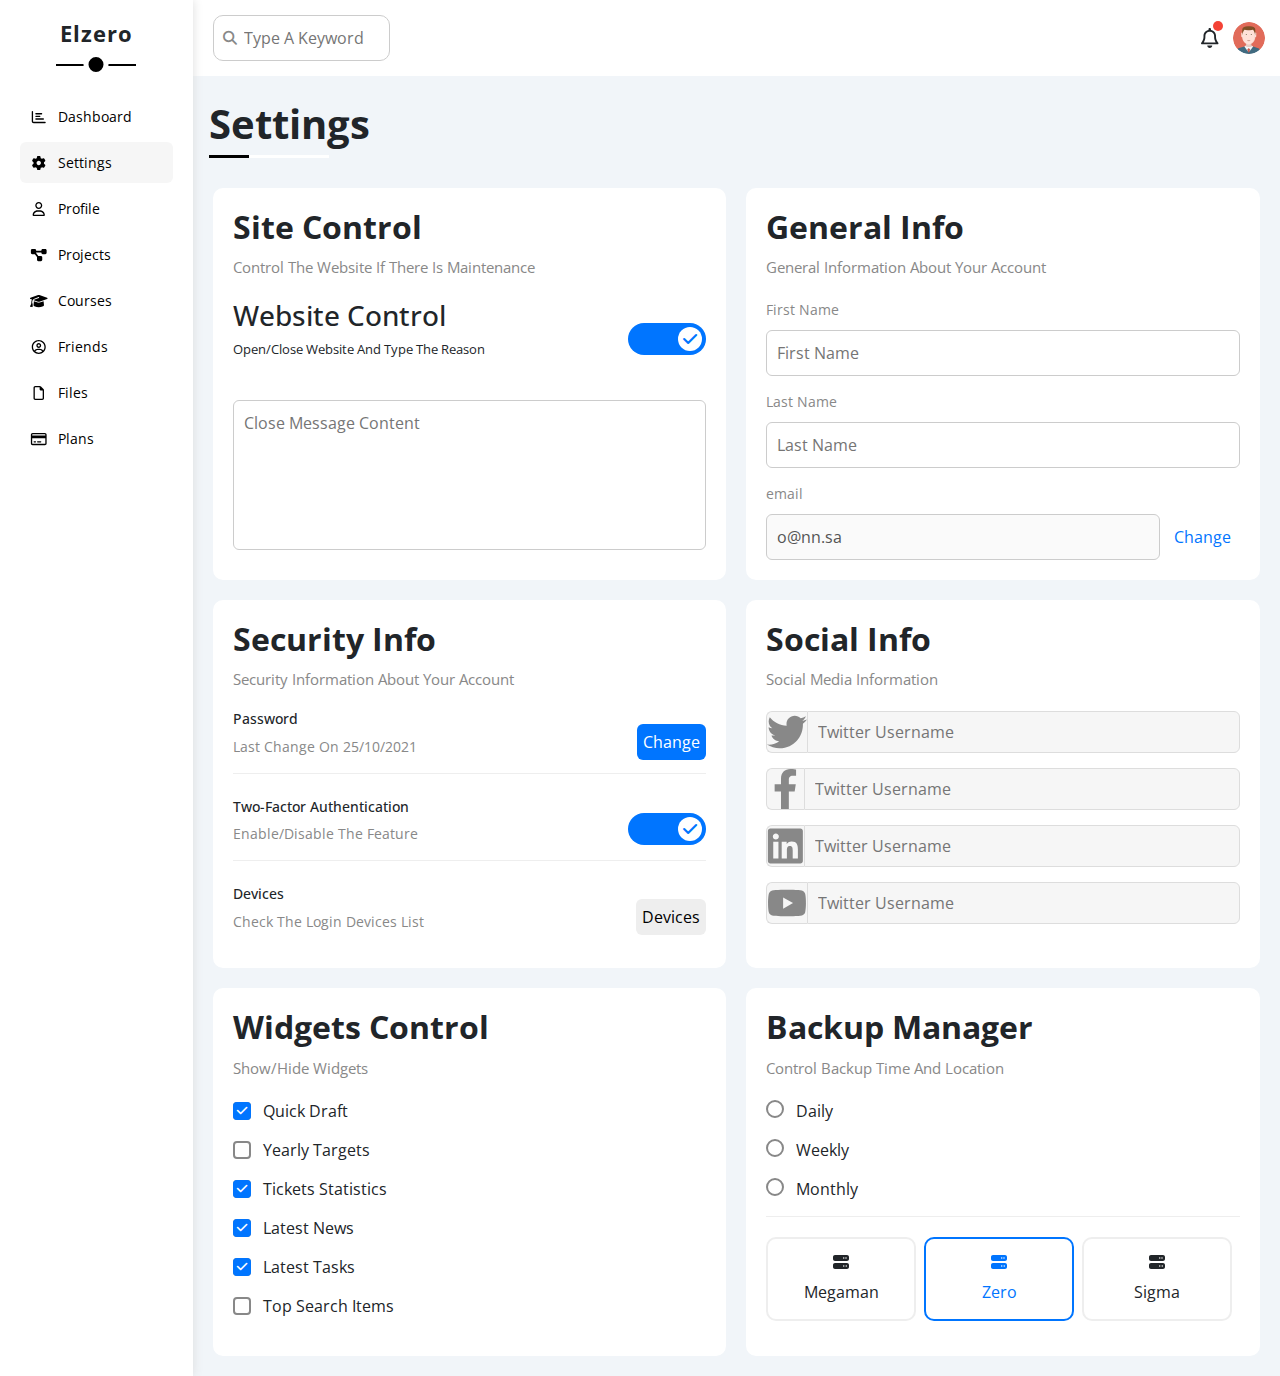
<file: settings.html>
<!DOCTYPE html>
<html lang="en">

<head>
    <meta charset="UTF-8">
    <meta http-equiv="X-UA-Compatible" content="IE=edge">
    <meta name="viewport" content="width=device-width, initial-scale=1.0">
    <title>Settings</title>
    <link rel="stylesheet" href="fontawesome.min.css">
    <link rel="stylesheet" href="normalize.css">
    <link rel="stylesheet" href="bootstrap.min.css">
    <link rel="stylesheet" href="all.min.css">
    <link rel="preconnect" href="https://fonts.googleapis.com">
    <link rel="preconnect" href="https://fonts.gstatic.com" crossorigin>
    <link rel="preconnect" href="https://fonts.googleapis.com">
    <link rel="preconnect" href="https://fonts.gstatic.com" crossorigin>
    <link
        href="https://fonts.googleapis.com/css2?family=Open+Sans:wght@300;400;600&family=Roboto:wght@100&family=Tajawal:wght@200;300;400;500;700;800;900&family=Work+Sans:wght@400;500;600;800&display=swap"
        rel="stylesheet">
<link rel="stylesheet" href="master.css">
<link rel="stylesheet" href="framworks.css">
<link rel="stylesheet" href="webfonts">

</head>

<body>




    <div class="page d-flex">
        <div class="sidebar bg-white p-20 position-relative">
            <h3 class="position-relative text-center mt-0 fw-bold">Elzero</h3>
            <ul>
                <li>
                    <a href="index.html" class=" d-flex align-center fs-14 c-black rad-6 p-10 ">
                        <i class="fa-regular fa-chart-bar fa-fw"></i>
                        <span>Dashboard</span>
                    </a>
                </li>
                <li>
                    <a href="settings.html" class="active d-flex align-center fs-14 c-black rad-6 p-10 ">
                        <i class="fa-solid fa-gear fa-fw"></i>
                        <span>settings</span>
                    </a>
                </li>
                <li>
                    <a href="profile.html" class="d-flex align-center fs-14 c-black rad-6 p-10 ">
                        <i class="fa-regular fa-user fa-fw"></i>
                        <span>profile</span>
                    </a>
                </li>
                <li>
                    <a href="projects.html" class="d-flex align-center fs-14 c-black rad-6 p-10 ">
                        <i class="fa-solid fa-diagram-project fa-fw"></i>
                        <span>projects</span>
                    </a>
                </li>
                <li>
                    <a href="courses.html" class="d-flex align-center fs-14 c-black rad-6 p-10 ">
                        <i class="fa-solid fa-graduation-cap fa-fw"></i>
                        <span>courses</span>
                    </a>
                </li>
                <li>
                    <a href="friends.html" class="d-flex align-center fs-14 c-black rad-6 p-10 ">
                        <i class="fa-regular fa-circle-user fa-fw"></i>
                        <span>friends</span>
                    </a>
                </li>
                <li>
                    <a href="files.html" class="d-flex align-center fs-14 c-black rad-6 p-10 ">
                        <i class="fa-regular fa-file fa-fw"></i>
                        <span>files</span>
                    </a>
                </li>
                <li>
                    <a href="plans.html" class="d-flex align-center fs-14 c-black rad-6 p-10 ">
                        <i class="fa-regular fa-credit-card fa-fw"></i>
                        <span>plans</span>
                    </a>
                </li>
            </ul>
        </div>
        <div class="content w-full">
            <div class="head bg-white p-15 between-flex">
                <div class="search position-relative">
                    <input type="search" class="p-10" placeholder="Type A Keyword">
                </div>
                <div class="icons d-flex align-center">
                    <span class="notifcation position-relative">
                        <i class="fa-regular fa-bell fa-lg"></i>
                    </span>
                    <img src="./imgs/avatar.png" alt="">
                </div>
            </div>
            <h1 class="position-relative ms-3 mt-4">Settings</h1>
            <div class="settings-page m-20 d-grid gap-20">
                <div class="p-20 bg-white rad-10">
                    <h2 class="fw-bold mt-0 mb-10">Site Control</h2>
                    <p class="mt-0 c-gray fs-15 mb-20">Control The Website If There Is Maintenance</p>
                    <div class="mb-15 between-flex">
                        <div>
                            <h2 class="fs-3">Website Control</h2>
                            <p class="mb-25 fs-13 c-grey">Open/Close Website And Type The Reason</p>
                        </div>
                        <div>
                            <label>
                                <input class="toggle-checkbox" type="checkbox" checked>
                                <div class="toggle-switch"></div>
                            </label>
                        </div>
                    </div>
                    <textarea class="p-10 rad-6 w-full d-block" placeholder="Close Message Content"></textarea>
                </div>



                <div class="p-20 rad-10 bg-white">
                    <h2 class="fw-bold mt-0 mb-10">General Info</h2>
                    <p class="mt-0 c-gray fs-15 mb-20">General Information About Your Account</p>
                    <div class="mb-15">
                        <label class="fs-14 c-gray d-block mb-10" for="first">First Name</label>
                        <input class="w-full p-10 border-ccc rad-6 d-block" type="text" placeholder="First Name"
                            id="first">
                    </div>
                    <div class="mb-15">
                        <label class="fs-14 c-gray d-block mb-10" for="last">Last Name</label>
                        <input class="w-full p-10 border-ccc rad-6 d-block" type="text" placeholder="Last Name"
                            id="last">
                    </div>
                    <div>
                        <label class="fs-14 c-gray d-block mb-10" for="email">email</label>
                        <input class=" email w-full p-10 border-ccc rad-6 mr-10" type="email" value="o@nn.sa" id="email"
                            disabled>
                        <a href="#email" class="c-blue change-btn">Change</a>
                    </div>
                </div>




                <div class="p-20 rad-10 bg-white">
                    <h2 class="fw-bold mt-0 mb-10">Security Info</h2>
                    <p class="mt-0 c-gray fs-15 mb-20">Security Information About Your Account</p>
                    <div class="box between-flex border-b-eee mb-25">
                        <div class="info">
                            <h3 class="fs-14">Password</h3>
                            <p class="fs-14 c-gray">Last Change On 25/10/2021</p>
                        </div>
                        <a href="#" class="c-white bg-blue p-6 rad-6 alter">Change</a>
                    </div>
                    <div class="box between-flex border-b-eee mb-25">
                        <div class="info">
                            <h3 class="fs-14">Two-Factor Authentication</h3>
                            <p class="fs-14 c-gray">Enable/Disable The Feature</p>
                        </div>
                        <label>
                            <input class="toggle-checkbox" type="checkbox" checked>
                            <div class="toggle-switch"></div>
                        </label>
                    </div>
                    <div class="box between-flex">
                        <div class="info">
                            <h3 class="fs-14">Devices</h3>
                            <p class="fs-14 c-gray">Check The Login Devices List</p>
                        </div>
                        <a href="#" class="c-black bg-eee p-6 rad-6">Devices</a>
                    </div>

                </div>



                <div class="social-box p-20 rad-10 bg-white">
                    <h2 class="fw-bold mt-0 mb-10">Social Info</h2>
                    <p class="mt-0 c-gray fs-15 mb-20">Social Media Information</p>

                    <div class="d-flex align-center mb-15">
                        <i class="fa-brands fa-twitter c-gray center-flex"></i>
                        <input class="w-full" type="text" placeholder="Twitter Username">
                    </div>
                    <div class="d-flex align-center mb-15">
                        <i class="fa-brands fa-facebook-f c-gray center-flex"></i>
                        <input class="w-full" type="text" placeholder="Twitter Username">
                    </div>
                    <div class="d-flex align-center mb-15">
                        <i class="fa-brands fa-linkedin c-gray center-flex"></i>
                        <input class="w-full" type="text" placeholder="Twitter Username">
                    </div>
                    <div class="d-flex align-center mb-15">
                        <i class="fa-brands fa-youtube c-gray center-flex"></i>
                        <input class="w-full" type="text" placeholder="Twitter Username">
                    </div>
                </div>



                <div class="widgets-control p-20 rad-10 bg-white">
                    <h2 class="fw-bold mt-0 mb-10">Widgets Control</h2>
                    <p class="mt-0 c-gray fs-15 mb-20">Show/Hide Widgets</p>
                    <div class="control d-flex align-center mb-15">
                        <input type="checkbox" id="one" checked>
                        <label for="one">Quick Draft</label>
                    </div>
                    <div class="control d-flex align-center mb-15">
                        <input type="checkbox" id="two">
                        <label for="two">Yearly Targets</label>
                    </div>
                    <div class="control d-flex align-center mb-15">
                        <input type="checkbox" id="three" checked>
                        <label for="three">Tickets Statistics</label>
                    </div>
                    <div class="control d-flex align-center mb-15">
                        <input type="checkbox" id="four" checked>
                        <label for="four">Latest News</label>
                    </div>
                    <div class="control d-flex align-center mb-15">
                        <input type="checkbox" id="five" checked>
                        <label for="five">Latest Tasks</label>
                    </div>
                    <div class="control d-flex align-center mb-15">
                        <input type="checkbox" id="six">
                        <label for="six">Top Search Items</label>
                    </div>
                </div>






                <div class="backup-manager p-20 rad-10 bg-white">
                    <h2 class="fw-bold mt-0 mb-10">Backup Manager</h2>
                    <p class="mt-0 c-gray fs-15 mb-20">Control Backup Time And Location</p>

                    <div class="date d-flex align-center mb-15">
                        <input type="radio" name="time" id="daily">
                        <label for="daily">Daily</label>
                    </div>

                    <div class="date d-flex align-center mb-15">
                        <input type="radio" name="time" id="weekly">
                        <label for="weekly">Weekly</label>
                    </div>

                    <div class="date d-flex align-center mb-15">
                        <input type="radio" name="time" id="monthly">
                        <label for="monthly">Monthly</label>
                    </div>
                    <div class="servers d-flex align-center text-center">
                        <input type="radio" name="severs" id="server-one">
                        <div class="server mb-15 rad-10 w-full">
                            <label class="d-block m-15" for="server-one">
                                <i class="fa-solid fa-server d-block mb-10"></i>
                                Megaman
                            </label>
                        </div>
                        <input type="radio" name="severs" id="server-two" checked>
                        <div class="server mb-15 rad-10 w-full">
                            <label class="d-block m-15" for="server-two">
                                <i class="fa-solid fa-server d-block mb-10"></i>
                                Zero
                            </label>
                        </div>
                        <input type="radio" name="severs" id="server-three">
                        <div class="server mb-15 rad-10 w-full">
                            <label class="d-block m-15" for="server-three">
                                <i class="fa-solid fa-server d-block mb-10"></i>
                                Sigma
                            </label>
                        </div>
                    </div>
                </div>
            </div>
        </div>
    </div>
    <script src="bootstrap.bundle.min.js"></script>
    <script src="main.js"></script>
    <script src="all.min.js"></script>
    <script src="settings.js"></script>
</body>

</html>
</file>
<file: master.css>
* {
  box-sizing: border-box;
}

body {
  margin: 0;
  font-family: "Open Sans", sans-serif;
}

*:focus {
  outline: none;
}

:root {
  --blue-color: #0075ff;
  --blue-alt-color: #0d69d5;
  --orange-color: #f59e0b;
  --green-color: #22c55e;
  --red-color: #f44336;
  --grey-color: #888;
  --main-transition: 0.3s;
}

a {
  text-decoration: none;
}

ul {
  list-style: none;
  padding: 0;
}

::-webkit-scrollbar {
  width: 15px;
}
::-webkit-scrollbar-track {
  background-color: white;
}
::-webkit-scrollbar-thumb {
  background-color: var(--blue-color);
}
::-webkit-scrollbar-thumb:hover {
  background-color: var(--blue-alt-color);
}
.page {
  min-height: 100vh;
  background-color: #f1f5f9;
}

.sidebar {
  width: 220px;
  box-shadow: 0 0 10px #ddd;
}

.sidebar > h3 {
  margin-bottom: 50px;
  font-size: 22px;
  letter-spacing: 1px;
}

.sidebar > h3::before {
  content: "";
  background-color: black;
  width: 80px;
  height: 2px;
  position: absolute;
  bottom: -20px;
  transform: translateX(-50%);
  left: 50%;
}

.sidebar > h3::after {
  content: "";
  background-color: black;
  position: absolute;
  bottom: -31px;
  transform: translateX(-50%);
  left: 50%;
  border: 5px solid white;
  border-radius: 50%;
  width: 25px;
  height: 25px;
}

.sidebar ul li a {
  transition: 0.3s;
  margin-bottom: 5px;
}

.sidebar ul li a:hover,
.sidebar ul li a.active {
  background-color: #f6f6f6;
}

.sidebar ul li a span {
  font-size: 14px;
  margin-left: 10px;
  text-transform: capitalize;
}

@media (max-width: 767px) {
  .sidebar {
    width: 58px;
    padding: 10px;
  }
  .sidebar ul li a span {
    display: none;
  }
  .sidebar > h3 {
    font-size: 13px;
    margin-bottom: 15px;
  }
  .sidebar > h3::before,
  .sidebar > h3::after {
    display: none;
  }
}

.content {
  overflow: hidden;
}

.head .search::before {
  font-family: "Font Awesome 5 Free";
  content: "\f002";
  font-weight: 900;
  position: absolute;
  left: 15px;
  top: 50%;
  transform: translateY(-50%);
  color: var(--grey-color);
  font-size: 14px;
}

.head input {
  border: 1px solid #ccc;
  border-radius: 10px;
  margin-left: 5px;
  padding-left: 30px;
  width: 177px;
  transition: width 0.3s;
}
.head input:focus {
  width: 200px;
}

.head input:focus::placeholder {
  opacity: 0;
}

.head .icons .notifcation::before {
  content: "";
  position: absolute;
  width: 10px;
  height: 10px;
  background-color: var(--red-color);
  border-radius: 50%;
  right: -5px;
  top: -5px;
}

.head .icons img {
  border-radius: 50%;
  width: 32px;
  height: 32px;
  margin-left: 15px;
}

.page h1 {
  font-size: 40px;
  font-weight: bold;
  margin-bottom: 40px;
}

.page h1::before,
.page h1::after {
  content: "";
  position: absolute;
  height: 3px;
  bottom: -10px;
  left: 0;
}

.page h1::before {
  width: 120px;
  background-color: white;
}

.page h1::after {
  width: 40px;
  background-color: black;
}

.page .wrapper {
  display: grid;
  gap: 20px;
  grid-template-columns: repeat(auto-fill, minmax(450px, 1fr));
  margin-right: 20px;
  margin-left: 20px;
  margin-bottom: 20px;
}
@media (max-width: 767px) {
  .page .welcome {
    text-align: center;
  }

  .page .wrapper {
    grid-template-columns: minmax(200px, 1fr);
    margin-left: 10px;
    margin-right: 10px;
    gap: 10px;
  }
}

.welcome {
  overflow: hidden;
}
.welcome .intro img {
  width: 200px;
  margin-bottom: -10px;
}

.welcome .body {
  border-top: 1px solid #eee;
  border-bottom: 1px solid #eee;
  display: flex;
}

.welcome .body > div {
  flex: 1;
}
.welcome .visit {
  margin: 0 15px 15px auto;
  transition: var(--main-transition);
}
.welcome .visit:hover {
  background-color: var(--blue-alt-color);
}

.welcome .avatar {
  width: 64px;
  height: 64px;
  border: 2px solid white;
  border-radius: 50%;
  padding: 2px;
  box-shadow: 0 0 5px #ddd;
  margin-left: 20px;
  margin-top: -32px;
}

@media (max-width: 767px) {
  .welcome .body {
    display: block;
  }
  .welcome .body > div:not(:last-child) {
    margin-bottom: 20px;
  }
  .welcome .intro {
    padding-bottom: 30px;
  }

  .welcome .welc-img {
    display: none;
  }
  .welcome .avatar {
    margin: auto;
  }
}

.wrapper .quick-draft h2 {
  font-size: 22px;
}

.wrapper .quick-draft textarea {
  resize: none;
  min-height: 180px;
}

.wrapper .quick-draft .save {
  transition: var(--main-transition);
  cursor: pointer;
}

.wrapper .quick-draft .save:hover {
  background-color: var(--blue-alt-color);
}

.targets .target-row .icon {
  width: 80px;
  height: 80px;
  margin-right: 15px;
}

.targets .details {
  flex: 1;
}

.targets .details .progress {
  height: 7px;
}

.blue .icon,
.blue .progress {
  background-color: rgb(0 117 255 / 20%);
}

.orange .icon,
.orange .progress {
  background-color: rgb(245 158 11 / 20%);
}

.green .icon,
.green .progress {
  background-color: rgb(34 197 94 / 20%);
}

.statistics .box {
  width: 100%;
  margin-bottom: 14px;
}

.news .box:not(:last-of-type) {
  border-bottom: 1px solid #eee;
  margin-bottom: 20px;
  padding-bottom: 20px;
}
.news .box img {
  width: 100px;
  margin-right: 15px;
  border-radius: 6px;
}

.news .box .info h3 {
  font-size: 16px;
  font-weight: bold;
  margin: 0 0 6px;
}

.news .box .info {
  flex-grow: 1;
}

@media (max-width: 767px) {
  .news {
    display: block;
    text-align: center;
  }
  .news .info {
    margin-right: 47px;
  }
}

.tasks .box {
  width: 100%;
  margin-bottom: 14px;
}

.tasks .box:not(:last-of-type) {
  border-bottom: 1px solid #eee;
  margin-bottom: 20px;
  padding-bottom: 20px;
}
.tasks .box img {
  width: 100px;
  margin-right: 15px;
  border-radius: 6px;
}

.tasks .box .info h3 {
  font-size: 16px;
  font-weight: bold;
  margin: 0 0 6px;
}

.tasks .box .info {
  flex-grow: 1;
}

.tasks .delete {
  cursor: pointer;
  transition: var(--main-transition);
}

.tasks .delete:hover {
  color: var(--red-color);
}

.tasks .done {
  opacity: 0.3;
}
.tasks .info.done {
  text-decoration: line-through;
}

.uploads .info {
  flex-grow: 1;
}

.uploads .box:not(:last-of-type) {
  border-bottom: 1px solid #ccc;
}

.last-project ul::before {
  content: "";
  position: absolute;
  left: 9px;
  width: 2px;
  background-color: var(--blue-color);
  height: 100%;
}

.last-project ul li::before {
  content: "";
  width: 20px;
  height: 20px;
  background-color: white;
  display: block;
  border: 2px solid white;
  outline: 2px solid var(--blue-color);
  border-radius: 50%;
  margin-right: 15px;
  z-index: 1;
}
.last-project ul li.done::before {
  background-color: var(--blue-color);
}
.last-project ul li.current::before {
  animation: change-color 0.8s infinite alternate;
}

.last-project img {
  position: absolute;
  width: 160px;
  right: 0;
  bottom: 0;
  opacity: 0.1;
}

@keyframes change-color {
  from {
    background-color: var(--blue-color);
  }
  to {
    background-color: white;
  }
}

.reminders ul li .key {
  width: 15px;
  height: 15px;
}
.reminders ul li > .blue {
  border-left: 2px solid var(--blue-color);
}
.reminders ul li > .green {
  border-left: 2px solid var(--green-color);
}
.reminders ul li > .orange {
  border-left: 2px solid var(--orange-color);
}
.reminders ul li > .red {
  border-left: 2px solid var(--red-color);
}

.latest-post .content {
  line-height: 1.8;
  border-top: 1px solid #eee;
  min-height: 140px;
}

.latest-post .content2 {
  margin-top: 9px;
  border-top: 1px solid #eee;
  padding-top: 30px;
}

.social-media .box .info {
  flex-grow: 1;
}
.social-media .box svg {
  width: 40px;
  height: 40px;
  display: flex;
  text-align: center;
  padding: 10px;
}
.social-media .box i {
  transition: var(--main-transition);
}

.social-media .twitter {
  background-color: rgb(29 161 242 / 20%);
  color: #1da1f2;
}

.social-media .face {
  background-color: rgb(29 161 242 / 20%);
  color: #1da1f2;
}

.social-media .youtube {
  background-color: rgb(255 0 0 / 20%);
  color: #ff0000;
}

.social-media .linked {
  background-color: rgb(29 161 242 / 20%);
  color: #0077b5;
}

.social-media .twitter {
  background-color: #1da1f2;
  padding: 10px;
}
.social-media .face svg {
  background-color: #1877f2;
  padding: 16px;
  padding-bottom: 9px;
  padding-top: 9px;
}
.social-media .youtube svg {
  background-color: #ff0000;
  padding: 8px;
  padding-bottom: 9px;
  padding-top: 9px;
}
.social-media .linked svg {
  background-color: #0077b5;
  padding: 12px;
  padding-bottom: 9px;
  padding-top: 9px;
}
.social-media span {
  margin-top: 14px;
  display: block;
  padding-left: 20px;
}
.social-media .twitter a {
  background-color: #1da1f2;
}
.social-media .face a {
  background-color: #1877f2;
}
.social-media .youtube a {
  background-color: #ff0000;
}
.social-media .linked a {
  background-color: #0077b5;
}

.social-media i:hover {
  transform: rotate(5deg);
}

.projects-table .responsive-table {
  overflow-x: auto;
}

.projects-table {
  min-width: 1000px;
  border-spacing: 0;
}

.projects-table td {
  padding: 15px;
}

.projects-table thead td {
  background-color: #eee;
  font-weight: bold;
}

.projects-table tbody td {
  border-left: 1px solid#eee;
  border-bottom: 1px solid #eee;
  transition: var(--main-transition);
}

.projects-table tbody tr td:last-child {
  border-right: 1px solid #eee;
}

.projects-table tbody tr:hover td {
  background-color: #faf7f7;
  color: black;
}

.projects-table img {
  width: 32px;
  height: 32px;
  border-radius: 50%;
  padding: 2px;
  background-color: white;
}

.projects-table img:not(:first-child) {
  margin-left: -20px;
}

.toggle-checkbox {
  -webkit-appearance: none;
  appearance: none;
  display: none;
}

.toggle-switch {
  background-color: #ccc;
  width: 78px;
  height: 32px;
  border-radius: 16px;
  position: relative;
  transition: var(--main-transition);
  cursor: pointer;
}

.toggle-switch::before {
  font-family: var(--fa-style-family-classic);
  content: "\f00d";
  font-weight: 900;
  background-color: white;
  width: 24px;
  height: 24px;
  border-radius: 50%;
  position: absolute;
  top: 4px;
  left: 4px;
  display: flex;
  justify-content: center;
  align-items: center;
  transition: var(--main-transition);
  color: #aaa;
}

.toggle-checkbox:checked + .toggle-switch {
  background-color: var(--blue-color);
}
.toggle-checkbox:checked + .toggle-switch::before {
  content: "\f00c";
  left: 50px;
  color: var(--blue-color);
}

.settings-page {
  grid-template-columns: repeat(auto-fill, minmax(500px, 1fr));
}

@media (max-width: 767px) {
  .settings-page {
    grid-template-columns: minmax(100px, 1fr);
    margin-right: 10px;
    margin-left: 10px;
    gap: 10px;
  }
}

.settings-page textarea {
  border: 1px solid #ccc;
  min-height: 150px;
  resize: none;
}

.settings-page .alter {
  transition: var(--main-transition);
}

.settings-page .alter:hover {
  background-color: var(--blue-alt-color);
}

.settings-page .email {
  display: inline-flex;
  width: calc(100% - 80px);
}

.settings-page .social-box svg {
  width: 40px;
  height: 40px;
  background-color: #f6f6f6;
  border: 1px solid #ddd;
  border-right: none;
  border-radius: 6px 0 0 6px;
  transition: var(--main-transition);
}

.settings-page .social-box input {
  height: 42px;
  background-color: #f6f6f6;
  border: 1px solid #ddd;
  border-radius: 0 6px 6px 0;
  padding-left: 10px;
}
.settings-page .social-box > div:focus-within svg {
  color: black;
}

.widgets-control .control input[type="checkbox"] {
  -webkit-appearance: none;
  appearance: none;
}

.widgets-control .control label {
  padding-left: 30px;
  cursor: pointer;
  position: relative;
}

.widgets-control .control label::before {
  content: "";
  position: absolute;
  left: 0;
  top: 50%;
  width: 18px;
  height: 18px;
  border: 2px solid var(--grey-color);
  margin-top: -9px;
  border-radius: 4px;
}

.widgets-control .control label:hover:before {
  border-color: var(--blue-alt-color);
}

.widgets-control .control label::after {
  font-family: var(--fa-style-family-classic);
  content: "\f00c";
  font-weight: 900;
  position: absolute;
  left: 0;
  top: 50%;
  margin-top: -9px;
  background-color: var(--blue-color);
  color: white;
  font-size: 12px;
  width: 18px;
  height: 18px;
  display: flex;
  justify-content: center;
  align-items: center;
  transform: scale(0) rotate(360deg);
  transition: var(--main-transition);
  border-radius: 4px;
}

.widgets-control .control input[type="checkbox"]:checked + label::after {
  transform: scale(1);
}

.backup-manager input[type="radio"] {
  -webkit-appearance: none;
  appearance: none;
}

.backup-manager .date label {
  padding-left: 30px;
  cursor: pointer;
  position: relative;
}

.backup-manager .date label::before {
  content: "";
  position: absolute;
  left: 0;
  top: 50%;
  width: 18px;
  height: 18px;
  border: 2px solid var(--grey-color);
  margin-top: -11px;
  border-radius: 50%;
}

.backup-manager .date label::after {
  content: "";
  position: absolute;
  left: 3px;
  top: 4px;
  background-color: var(--blue-color);
  width: 12px;
  height: 12px;
  transform: scale(0);
  transition: var(--main-transition);
  border-radius: 50%;
}

.backup-manager .date input[type="radio"]:checked + label::before {
  border-color: var(--blue-color);
}

.backup-manager .date input[type="radio"]:checked + label::after {
  transform: scale(1);
}

.backup-manager .servers {
  border-top: 1px solid #eee;
  padding-top: 20px;
}

.backup-manager .servers .server {
  border: 2px solid #eee;
  position: relative;
  margin-right: 8px;
}
.backup-manager .servers .server label svg {
  top: 50%;
  left: 50%;
  position: relative;
  transform: translate(-50%);
}
.backup-manager .servers .server label {
  cursor: pointer;
}
.backup-manager .servers input[type="radio"]:checked + .server {
  border-color: var(--blue-color);
  color: var(--blue-color);
}
@media (max-width: 767px) {
  .backup-manager .servers {
    flex-wrap: wrap;
  }
}

@media (max-width: 767px) {
  .profile-page .overview {
    flex-direction: column;
  }
}

.profile-page .avatar-box {
  width: 300px;
}
@media (min-width: 768px) {
  .profile-page .avatar-box {
    border-right: 1px solid #eee;
  }
}

.profile-page .avatar-box img {
  width: 120px;
  height: 120px;
}

.profile-page .avatar-box .level {
  position: relative;
  height: 4px;
  overflow: hidden;
  margin: auto;
  width: 70%;
}

.profile-page .avatar-box .level span {
  background-color: var(--blue-color);
  position: absolute;
  left: 0;
  top: 0;
  height: 100%;
  border-radius: 6px;
}

.profile-page .info-box .box {
  flex-wrap: wrap;
  border-bottom: 1px solid #eee;
  transition: var(--main-transition);
}

.profile-page .info-box .box:hover {
  background-color: #f9f9f9;
}

.profile-page .info-box .box > div {
  min-width: 250px;
  padding: 10px 0 0;
}
.profile-page .info-box .h4 {
  font-weight: normal;
}

@media (max-width: 767px) {
  .profile-page .info-box .toggle-switch {
    margin: auto;
  }
}

.profile-page .info-box .toggle-switch {
  height: 20px;
}
.profile-page .info-box .toggle-switch::before {
  font-size: 8px;
  width: 12px;
  height: 12px;
}

.profile-page .info-box .toggle-checkbox:checked + .toggle-switch::before {
  left: 62px;
}

.other-data .skills-card {
  flex-grow: 1;
}

.other-data .skills-card .box {
  border-bottom: 1px solid #eee;
}
.other-data .skills-card .box label {
  background-color: #eee;
  padding: 4px 10px;
  border-radius: 6px;
  margin-right: 2px;
  margin-top: 14px;
  margin-bottom: 14px;
  font-weight: normal;
}
.other-data .skills-card .star {
  border: none;
}

@media (max-width: 767px) {
  .profile-page .other-data {
    flex-direction: column;
  }
}

.profile-page .activities {
  flex-grow: 2;
}

.profile-page .activities img {
  width: 64px;
  height: 64px;
  margin-right: 10px;
}

.profile-page .activities .box:not(:last-of-type) {
  border-bottom: 1px solid #eee;
  padding-bottom: 20px;
  margin-bottom: 20px;
}

@media (min-width: 768px) {
  .profile-page .activities .date {
    margin-left: auto;
    text-align: right;
  }
}

@media (max-width: 767px) {
  .profile-page .activities .box {
    flex-direction: column;
  }
  .profile-page .activities .box img {
    margin-right: 0;
    margin-bottom: 15px;
  }
  .profile-page .activities .date {
    margin-top: 15px;
  }
}

.projects-page {
  display: grid;
  gap: 20px;
  grid-template-columns: repeat(auto-fill, minmax(500px, 1fr));
  margin-right: 20px;
  margin-left: 20px;
  margin-bottom: 20px;
}
@media (max-width: 767px) {
  .projects-page {
    grid-template-columns: minmax(200px, 1fr);
    margin-left: 10px;
    margin-right: 10px;
    gap: 10px;
  }
}

.projects-page .box .calendar {
  position: absolute;
  top: 10px;
  right: 10px;
}

.projects-page .imgs {
  position: relative;
  min-height: 80px;
}

.projects-page .imgs img {
  border-radius: 50%;
  width: 40px;
  height: 40px;
  margin-right: -17px;
  border: 3px solid white;
  cursor: pointer;
  transition: var(--main-transition);
}
.projects-page .imgs img:hover {
  z-index: 1000;
}

.projects-page ul {
  border-top: 1px solid #eee;
  border-bottom: 1px solid #eee;
  justify-content: flex-end;
  padding-top: 15px;
  padding-bottom: 15px;
  margin-top: 15px;
}

.projects-page ul li {
  padding: 3px 8px;
  border-radius: 6px;
  background-color: #eee;
  margin-left: 5px;
  width: fit-content;
}

.projects-page .progres {
  position: relative;
  height: 8px;
  width: 260px;
  background-color: #eee;
  border-radius: 6px;
  top: -3px;
}

.projects-page .progres span {
  position: absolute;
  left: 0;
  top: 0;
  height: 100%;
  border-radius: 6px;
}

@media (max-width: 767px) {
  .projects-page ul {
    flex-direction: column;
  }
  .projects-page ul li:not(:last-of-type) {
    margin-bottom: 15px;
  }
  .projects-page .info {
    flex-direction: column;
  }
  .projects-page .info .progres {
    margin-bottom: 15px;
  }
}

.courses-page {
  grid-template-columns: repeat(auto-fill, minmax(300px, 1fr));
}
@media (max-width: 767px) {
  .courses-page {
    grid-template-columns: minmax(200px, 1fr);
    margin-left: 10px;
    margin-right: 10px;
    gap: 10px;
  }
}

.courses-page .course {
  overflow: hidden;
}

.courses-page .cover {
  max-width: 100%;
}

.courses-page .instructor {
  position: absolute;
  width: 64px;
  height: 64px;
  border-radius: 50%;
  top: 20px;
  left: 20px;
  border: 2px solid white;
}

.courses-page .info {
  border: 1px solid #eee;
  font-size: 13px;
}

.courses-page .info .title {
  position: absolute;
  left: 50%;
  transform: translateX(-50%);
  font-size: 13px;
  top: -13px;
  height: 27px;
}

.courses-page .course .description {
  line-height: 1.8;
}

.friends-page {
  grid-template-columns: repeat(auto-fill, minmax(300px, 1fr));
}
@media (max-width: 767px) {
  .friends-page {
    grid-template-columns: minmax(200px, 1fr);
    margin-left: 10px;
    margin-right: 10px;
    gap: 10px;
  }
}

.friends-page .contact {
  position: absolute;
  left: 10px;
  top: 10px;
}
.friends-page .contact svg {
  background-color: #eee;
  border-radius: 50%;
  padding: 10px;
  color: #666;
  font-size: 13px;
  cursor: pointer;
  transition: var(--main-transition);
}
.friends-page .contact svg:hover {
  background-color: var(--blue-color);
  color: white;
}

.friends-page .friend .icons {
  border-top: 1px solid #eee;
  border-bottom: 1px solid #eee;
  margin-top: 10px;
  margin-bottom: 15px;
  padding-top: 15px;
  padding-bottom: 15px;
}

.friends-page .friend .icons svg {
  margin-right: 5px;
}

.friends-page .friend .icons .vip {
  position: absolute;
  right: 0;
  top: 50%;
  transform: translateY(-50%);
  font-size: 40px;
  opacity: 0.2;
}

.friends-page .text-center img {
  width: 100px;
}

.files-page {
  flex-direction: row-reverse;
  align-items: flex-start;
}
@media (max-width: 767px) {
  .files-page {
    flex-direction: column;
    align-items: normal;
  }
}

.files-page .files-stats {
  min-width: 260px;
}
.files-page .files-stats .icon {
  width: 40px;
  height: 40px;
  margin-right: 10px;
}
.files-page .files-stats .size {
  margin-left: auto;
}

.files-page .files-stats .blue {
  background-color: rgb(0 117 255 / 20%);
}
.files-page .files-stats .green {
  background-color: rgb(34 197 94 / 20%);
}
.files-page .files-stats .red {
  background-color: rgb(244 67 54 / 20%);
}
.files-page .files-stats .orange {
  background-color: rgb(245 158 11 / 20%);
}
.files-page .files-stats .upload {
  margin: 15px auto 0;
  padding: 10px 15px;
  transition: var(--main-transition);
}
.files-page .files-stats .upload:hover {
  background-color: var(--blue-alt-color);
}
.files-page .files-stats .upload:hover svg {
  animation: go-up 0.8s infinite;
}

@keyframes go-up {
  0%,
  100% {
    transform: translateY(0);
  }

  50% {
    transform: translateY(-5px);
  }
}

.files-page .files-content {
  flex: 1;
  grid-template-columns: repeat(auto-fill, minmax(200px, 1fr));
}

.files-page .files-content img {
  width: 64px;
  height: 64px;
  transition: var(--main-transition);
}
.files-page .files-content .file:hover img {
  transform: rotate(5deg);
}

.files-page .files-content .info {
  border-top: 1px solid #eee;
}

.plans-page {
  grid-template-columns: repeat(auto-fill, minmax(450px, 1fr));
}
@media (max-width: 767px) {
  .plans-page {
    grid-template-columns: minmax(250px, 1fr);
    margin-left: 10px;
    margin-right: 10px;
    gap: 10px;
  }
}

.plans-page .plan .top {
  border: 3px solid white;
  outline: 3px solid transparent;
}

.plans-page .plan.green .top {
  outline-color: var(--green-color);
}

.plans-page .plan.blue .top {
  outline-color: var(--blue-color);
}
.plans-page .plan.orange .top {
  outline-color: var(--orange-color);
}

.plans-page .plan .price {
  width: fit-content;
  font-size: 40px;
  margin: auto;
  position: relative;
}

.plans-page .plan .price span {
  left: -20px;
  font-size: 26px;
  top: 0;
  position: absolute;
}
.plans-page .plan ul li {
  padding: 15px 0;
  display: flex;
  font-size: 15px;
  border-bottom: 1px solid #eee;
  align-items: center;
}
.plans-page .plan ul li .yes {
  color: var(--green-color);
}
.plans-page .plan ul li svg:not(.yes, .help) {
  color: var(--red-color);
}

.plans-page .plan ul li svg:first-child {
  font-size: 15px;
  margin-right: 5px;
}
.plans-page .plan ul li .help {
  cursor: pointer;
  margin-left: auto;
  color: var(--grey-color);
}
</file>
<file: framworks.css>
:root {
  --blue-color: #0075ff;
  --blue-alt-color: #0d69d5;
  --orange-color: #f59e0b;
  --green-color: #22c55e;
  --red-color: #f44336;
  --grey-color: #888;
}

.p-20 {
  padding: 20px;
}
.p-15 {
  padding: 15px;
}
.p-10 {
  padding: 10px;
}
.p-6 {
  padding: 6px;
}
.pt-20 {
  padding-top: 20px;
}
.pt-15 {
  padding-top: 15px;
}
.pt-10 {
  padding-top: 10px;
}

.pb-15 {
  padding-bottom: 15px;
}

.pl-15 {
  padding-left: 15px;
}
.m-15 {
  margin: 15px;
}
.m-20 {
  margin: 20px;
}
.mb-20 {
  margin-bottom: 20px;
}
.mb-10 {
  margin-bottom: 10px;
}
.mb-15 {
  margin-bottom: 15px;
}
.mb-35 {
  margin-bottom: 35px;
}
.mt-10 {
  margin-top: 10px;
}
.mt-20 {
  margin-top: 20px;
}
.mt-25 {
  margin-top: 25px;
}
.mt-15 {
  margin-top: 15px;
}
.mb-6 {
  margin-bottom: 6px;
}
.mb-25 {
  margin-bottom: 25px;
}
.mr-15 {
  margin-right: 15px;
}
.mr-10 {
  margin-right: 10px;
}

.bg-eee {
  background-color: #eee;
}
.bg-red {
  background-color: var(--red-color);
}
.bg-white {
  background-color: white;
}

.rad-6 {
  border-radius: 6px;
}

.align-center {
  align-items: center;
}

.fs-13 {
  font-size: 13px;
}
.fs-14 {
  font-size: 14px;
}
.fs-15 {
  font-size: 15px;
}
.fs-25 {
  font-size: 25px;
}
.c-black {
  color: black;
}
.w-full {
  width: 100%;
}
.between-flex {
  display: flex;
  justify-content: space-between;
  align-items: center;
}
.center-flex {
  display: flex;
  justify-content: center;
  align-items: center;
}
.gap-10 {
  gap: 10px;
}
.gap-20 {
  gap: 20px;
}

.rad-10 {
  border-radius: 10px;
}
.rad-6 {
  border-radius: 6px;
}

.c-gray {
  color: var(--grey-color);
}
.c-black {
  color: #000;
}
.bg-blue {
  background-color: var(--blue-color);
}

.c-white {
  color: white;
}

.w-fit {
  width: fit-content;
}

.btn-shape {
  padding: 4px 10px;
  border-radius: 6px;
}

.b-none {
  border: none;
}

.c-blue {
  color: var(--blue-color);
}
.c-orange {
  color: var(--orange-color);
}
.c-green {
  color: var(--green-color);
}
.bg-orange {
  background-color: var(--orange-color);
}
.bg-green {
  background-color: var(--green-color);
}

.border-ccc {
  border: 1px solid #ccc;
}
.border-b-eee {
  border-bottom: 1px solid #eee;
}
.border-eee {
  border: 1px solid #eee;
}
.b-none {
  border: none;
}
.f-wrap {
  flex-wrap: wrap;
}

.c-red {
  color: var(--red-color);
}
.gap-20 {
  gap: 20;
}

@media (max-width: 767px) {
  .hide-mobile {
    display: none;
  }
}
@media (max-width: 767px) {
  .txt-c-mobile {
    text-align: center;
  }
}

.rad-half {
  border-radius: 50%;
}

.h-full {
  height: 100%;
}
</file>
